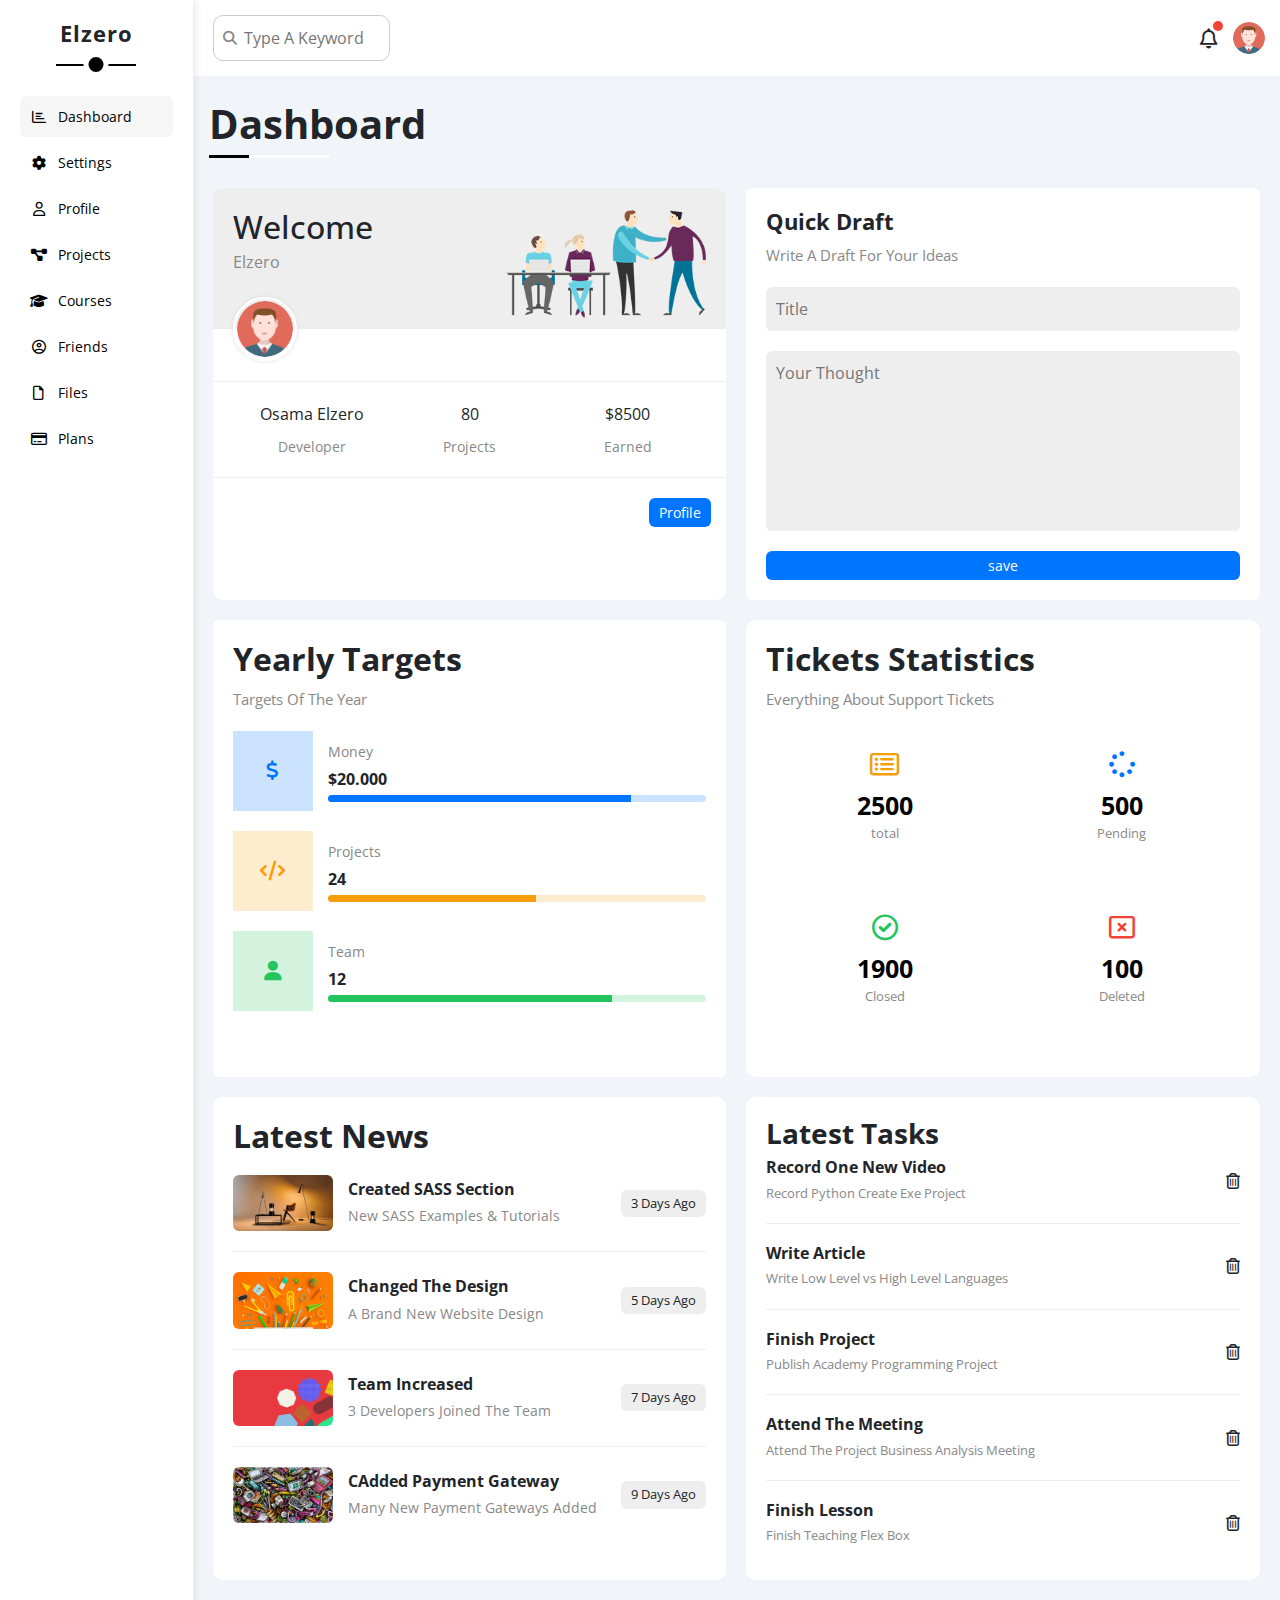
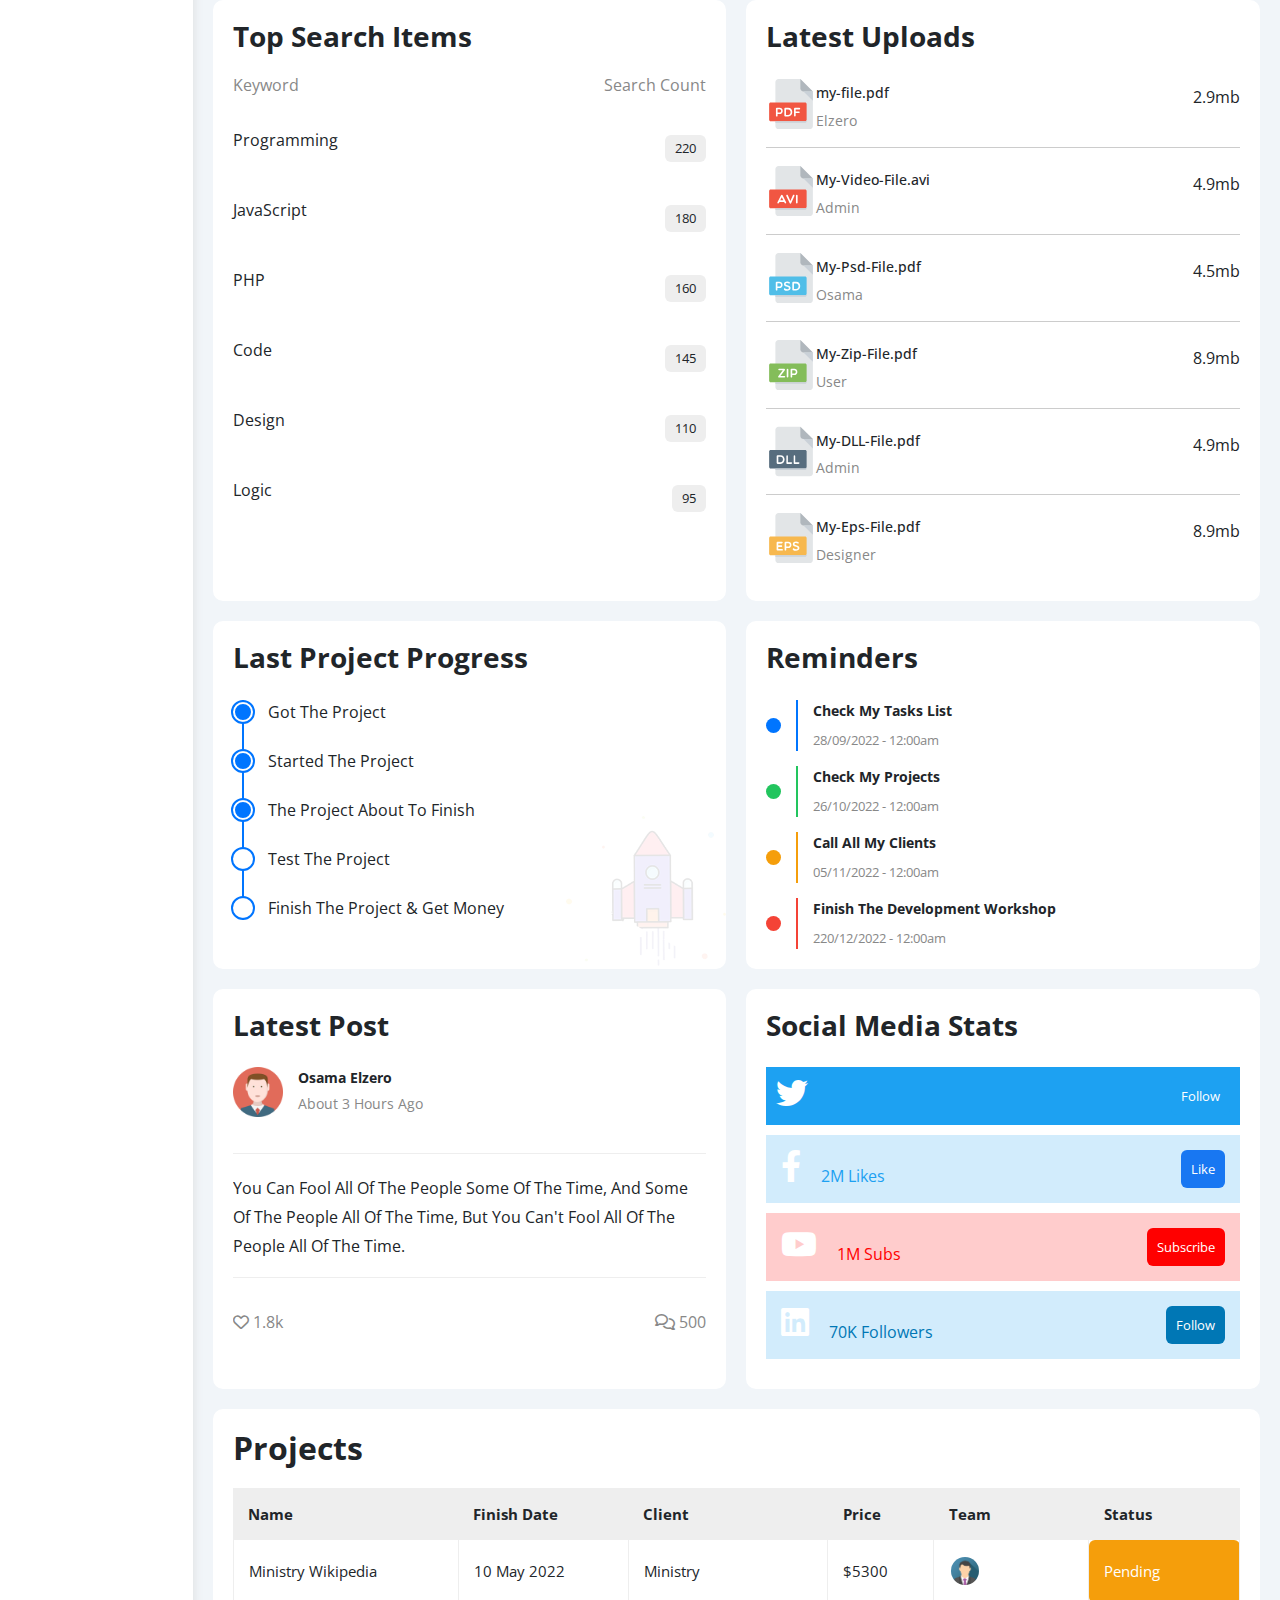
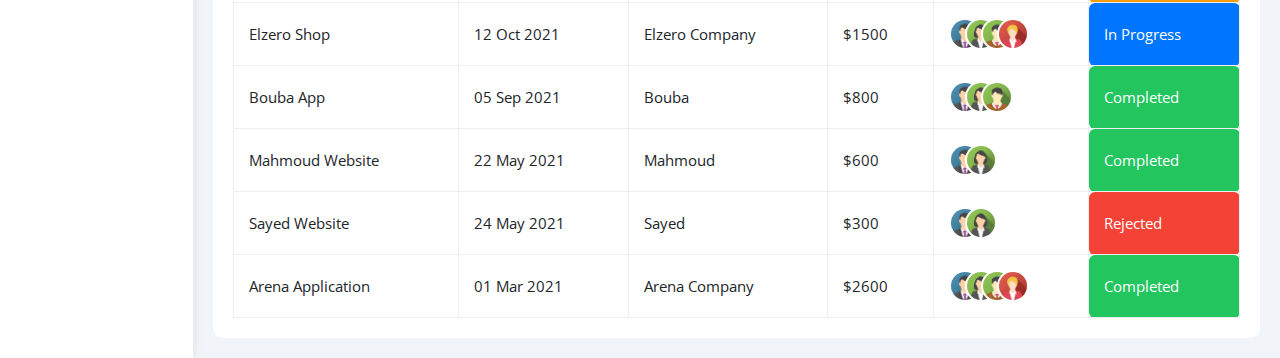
<file: index.html>
<!DOCTYPE html>
<html lang="en">

<head>
    <meta charset="UTF-8">
    <meta http-equiv="X-UA-Compatible" content="IE=edge">
    <meta name="viewport" content="width=device-width, initial-scale=1.0">
    <title>Dashboard ElzerO</title>
    <link rel="stylesheet" href="fontawesome.min.css">
    <link rel="stylesheet" href="normalize.css">
    <link rel="stylesheet" href="bootstrap.min.css">
    <link rel="stylesheet" href="all.min.css">
    <link rel="preconnect" href="https://fonts.googleapis.com">
    <link rel="preconnect" href="https://fonts.gstatic.com" crossorigin>
    <link rel="preconnect" href="https://fonts.googleapis.com">
    <link rel="preconnect" href="https://fonts.gstatic.com" crossorigin>
    <link
        href="https://fonts.googleapis.com/css2?family=Open+Sans:wght@300;400;600&family=Roboto:wght@100&family=Tajawal:wght@200;300;400;500;700;800;900&family=Work+Sans:wght@400;500;600;800&display=swap"
        rel="stylesheet">
    <link rel="stylesheet" href="master.css">
    <link rel="stylesheet" href="framworks.css">
    <link rel="stylesheet" href="webfonts">
</head>

<body>
    <div class="page d-flex">
        <div class="sidebar bg-white p-20 position-relative">
            <h3 class="position-relative text-center mt-0 fw-bold">Elzero</h3>
            <ul>
                <li>
                    <a href="index.html" class="active d-flex align-center fs-14 c-black rad-6 p-10 ">
                        <i class="fa-regular fa-chart-bar fa-fw"></i>
                        <span>Dashboard</span>
                    </a>
                </li>
                <li>
                    <a href="settings.html" class="d-flex align-center fs-14 c-black rad-6 p-10 ">
                        <i class="fa-solid fa-gear fa-fw"></i>
                        <span>settings</span>
                    </a>
                </li>
                <li>
                    <a href="profile.html" class="d-flex align-center fs-14 c-black rad-6 p-10 ">
                        <i class="fa-regular fa-user fa-fw"></i>
                        <span>profile</span>
                    </a>
                </li>
                <li>
                    <a href="projects.html" class="d-flex align-center fs-14 c-black rad-6 p-10 ">
                        <i class="fa-solid fa-diagram-project fa-fw"></i>
                        <span>projects</span>
                    </a>
                </li>
                <li>
                    <a href="courses.html" class="d-flex align-center fs-14 c-black rad-6 p-10 ">
                        <i class="fa-solid fa-graduation-cap fa-fw"></i>
                        <span>courses</span>
                    </a>
                </li>
                <li>
                    <a href="friends.html" class="d-flex align-center fs-14 c-black rad-6 p-10 ">
                        <i class="fa-regular fa-circle-user fa-fw"></i>
                        <span>friends</span>
                    </a>
                </li>
                <li>
                    <a href="files.html" class="d-flex align-center fs-14 c-black rad-6 p-10 ">
                        <i class="fa-regular fa-file fa-fw"></i>
                        <span>files</span>
                    </a>
                </li>
                <li>
                    <a href="plans.html" class="d-flex align-center fs-14 c-black rad-6 p-10 ">
                        <i class="fa-regular fa-credit-card fa-fw"></i>
                        <span>plans</span>
                    </a>
                </li>
            </ul>
        </div>
        <div class="content w-full">
            <div class="head bg-white p-15 between-flex">
                <div class="search position-relative">
                    <input type="search" class="p-10" placeholder="Type A Keyword">
                </div>
                <div class="icons d-flex align-center">
                    <span class="notifcation position-relative">
                        <i class="fa-regular fa-bell fa-lg"></i>
                    </span>
                    <img src="./imgs/avatar.png" alt="">
                </div>
            </div>

            <h1 class="position-relative ms-3 mt-4">Dashboard</h1>
            <div class="wrapper">
                <div class="welcome bg-white rad-10">
                    <div class="intro p-20 d-flex between-flex bg-eee">
                        <div>
                            <h2 class="m-0">Welcome</h2>
                            <p class="c-gray mt-1 mb-35">Elzero</p>
                        </div>
                        <img class="welc-img" src="./imgs/welcome.png" alt="">
                    </div>
                    <img class="avatar" src="./imgs/avatar.png" alt="">
                    <div class="body text-center p-20 mb-20 mt-20">
                        <div>Osama Elzero<span class="d-block c-gray fs-14 mt-10">Developer</span></div>
                        <div>80<span class="d-block c-gray fs-14 mt-10">Projects</span></div>
                        <div>$8500<span class="d-block c-gray fs-14 mt-10">Earned</span></div>
                    </div>
                    <a href="profile.html" class="visit d-block fs-14 rad-6 bg-blue c-white w-fit btn-shape">Profile</a>
                </div>
                <div class="quick-draft p-20 bg-white rad-6">
                    <h2 class="mt-0 mb-10 fw-bold">Quick Draft</h2>
                    <p class="c-gray mt-0 mb-20 fs-15">Write A Draft For Your Ideas</p>
                    <form action="">
                        <input type="text" class="d-block w-full p-10 mb-20 rad-6 b-none bg-eee" placeholder="Title">
                        <textarea placeholder="Your Thought"
                            class="b-none bg-eee rad-6 d-block w-full p-10 mb-20"></textarea>
                        <input type="submit" value="save"
                            class="save d-block c-white bg-blue b-none w-full fs-14 btn-shape">
                    </form>
                </div>
                <div class="targets p-20 bg-white rad-6">
                    <h2 class="mt-0 mb-10 fw-bold">Yearly Targets</h2>
                    <p class="c-gray mt-0 mb-20 fs-15">Targets Of The Year</p>
                    <div class="target-row mb-20 blue d-flex align-items-center">
                        <div class="icon center-flex"><i class="fa-solid fa-dollar-sign fa-lg c-blue"></i></div>
                        <div class="details">
                            <span class="fs-14 c-gray">Money</span>
                            <span class="d-block mt-1 mb-10 fw-bold mb-1">$20.000</span>
                            <div class="progress position-relative">
                                <span class="bg-blue blue" style="width: 80%;">
                                </span>
                            </div>
                        </div>
                    </div>
                    <div class="target-row mb-20 orange d-flex align-items-center">
                        <div class="icon center-flex"><i class="fa-solid fa-code fa-lg c-orange"></i></div>
                        <div class="details">
                            <span class="fs-14 c-gray">Projects</span>
                            <span class="d-block mt-1 mb-10 fw-bold mb-1">24</span>
                            <div class="progress position-relative">
                                <span class="bg-orange orange" style="width: 55%;">
                                </span>
                            </div>
                        </div>
                    </div>
                    <div class="target-row mb-20 green d-flex align-items-center">
                        <div class="icon center-flex"><i class="fa-solid fa-user fa-lg c-green"></i></div>
                        <div class="details">
                            <span class="fs-14 c-gray">Team</span>
                            <span class="d-block mt-1 mb-10 fw-bold mb-1">12</span>
                            <div class="progress position-relative">
                                <span class="bg-green green" style="width: 75%;">
                                </span>
                            </div>
                        </div>
                    </div>

                </div>
                <div class="statistics p-20 bg-white rad-10">
                    <h2 class="mt-0 mb-10 fw-bold">Tickets Statistics</h2>
                    <p class="c-gray mt-0 mb-20 fs-15">Everything About Support Tickets</p>
                    <div class="container ">
                        <div class="row ">
                            <div class="col-lg-6 .col-sm-12">
                                <div class="d-flex text-center gap-20 rad-10 f-wrap">
                                    <div class="box p-20 c-gray fs-13 rad-10 ccc-border">
                                        <i class="fa-regular fa-rectangle-list fa-2x mb-10 c-orange"></i>
                                        <span class="d-block c-black fw-bold fs-25">2500</span>
                                        <p class="d-block">total</p>
                                    </div>
                                </div>
                            </div>
                            <div class="col-lg-6 .col-sm-12">
                                <div class="d-flex text-center gap-20 rad-10 f-wrap">
                                    <div class="box p-20 c-gray fs-13 rad-10 ccc-border">
                                        <i class="fa-solid fa-spinner fa-2x mb-10 c-blue"></i>
                                        <span class="d-block c-black fw-bold fs-25">500</span>
                                        <p class="d-block">Pending</p>
                                    </div>
                                </div>
                            </div>
                            <div class="col-lg-6 .col-sm-12">
                                <div class="d-flex text-center gap-20 rad-10 f-wrap">
                                    <div class="box p-20 c-gray fs-13 rad-10 ccc-border">
                                        <i class="fa-regular fa-circle-check fa-2x mb-10 c-green"></i>
                                        <span class="d-block c-black fw-bold fs-25">1900</span>
                                        <p class="d-block">Closed</p>
                                    </div>
                                </div>
                            </div>
                            <div class="col-lg-6 .col-sm-12">
                                <div class="d-flex text-center gap-20 rad-10 f-wrap">
                                    <div class="box p-20 c-gray fs-13 rad-10 ccc-border">
                                        <i class="fa-regular fa-rectangle-xmark fa-2x mb-10 c-red"></i>
                                        <span class="d-block c-black fw-bold fs-25">100</span>
                                        <p class="d-block">Deleted</p>
                                    </div>
                                </div>
                            </div>
                        </div>
                    </div>
                </div>





                <div class="news p-20 bg-white rad-10">
                    <h2 class="mt-0 mb-20 fw-bold">Latest News</h2>
                    <div class="box d-flex align-center">
                        <img src="./imgs/news-01.png" alt="">
                        <div class="info">
                            <h3 class="mt-0">Created SASS Section</h3>
                            <p class="c-gray m-0 fs-14">New SASS Examples & Tutorials</p>
                        </div>
                        <div class="btn-shape bg-eee fs-13 label">3 Days Ago</div>
                    </div>
                    <div class="box d-flex align-center">
                        <img src="./imgs/news-02.png" alt="">
                        <div class="info">
                            <h3 class="mt-0">Changed The Design</h3>
                            <p class="c-gray m-0 fs-14">A Brand New Website Design</p>
                        </div>
                        <div class="btn-shape bg-eee fs-13 label">5 Days Ago</div>
                    </div>
                    <div class="box d-flex align-center">
                        <img src="./imgs/news-03.png" alt="">
                        <div class="info">
                            <h3 class="mt-0">Team Increased</h3>
                            <p class="c-gray m-0 fs-14">3 Developers Joined The Team</p>
                        </div>
                        <div class="btn-shape bg-eee fs-13 label">7 Days Ago</div>
                    </div>
                    <div class="box d-flex align-center">
                        <img src="./imgs/news-04.png" alt="">
                        <div class="info">
                            <h3 class="mt-0">CAdded Payment Gateway</h3>
                            <p class="c-gray m-0 fs-14">Many New Payment Gateways Added</p>
                        </div>
                        <div class="btn-shape bg-eee fs-13 label">9 Days Ago</div>
                    </div>
                </div>




                <div class="tasks p-20 bg-white rad-10">
                    <h3 class="mt-0 fw-bold">Latest Tasks</h3>
                    <div class="box d-flex align-center">
                        <div class="info">
                            <h3 class="mt-0 fs-13">Record One New Video</h3>
                            <p class="c-gray m-0  fs-13">Record Python Create Exe Project</p>
                        </div>
                        <i class="fa-regular fa-trash-can delete icon" data-cont="one"></i>

                    </div>
                    <div class="box d-flex align-center">
                        <div class="info ">
                            <h3 class="mt-0 fs-13">Write Article</h3>
                            <p class="c-gray m-0  fs-13">Write Low Level vs High Level Languages</p>
                        </div>
                        <i class="fa-regular fa-trash-can delete icon" data-cont="two"></i>

                    </div>
                    <div class="box d-flex align-center">
                        <div class="info">
                            <h3 class="mt-0 fs-13">Finish Project</h3>
                            <p class="c-gray m-0  fs-13">Publish Academy Programming Project</p>
                        </div>
                        <i class="fa-regular fa-trash-can delete icon" data-cont="three"></i>

                    </div>
                    <div class="box d-flex align-center">
                        <div class="info">
                            <h3 class="mt-0 fs-13">Attend The Meeting</h3>
                            <p class="c-gray m-0  fs-13">Attend The Project Business Analysis Meeting</p>
                        </div>
                        <i class="fa-regular fa-trash-can delete icon" data-cont="four"></i>

                    </div>
                    <div class="box d-flex align-center">
                        <div class="info ">
                            <h3 class="mt-0 fs-13">Finish Lesson</h3>
                            <p class="c-gray m-0  fs-13">Finish Teaching Flex Box</p>
                        </div>
                        <i class="fa-regular fa-trash-can delete icon" data-cont="five"></i>
                    </div>
                </div>



                <div class="top-search bg-white p-20 rad-10">
                    <h3 class="mt-0 mb-20 fw-bold">Top Search Items</h3>
                    <div class="info between-flex">
                        <p class="c-gray mt-0 ">Keyword</p>
                        <p class="c-gray mt-0">Search Count</p>
                    </div>
                    <div class="box between-flex pt-15 pb-15">
                        <p class="">Programming</p>
                        <span class="bg-eee fs-13 btn-shape">220</span>
                    </div>
                    <div class="box between-flex pt-15 pb-15">
                        <p class="">JavaScript</p>
                        <span class="bg-eee fs-13 btn-shape">180</span>
                    </div>
                    <div class="box between-flex pt-15 pb-15 ">
                        <p class="">PHP</p>
                        <span class="bg-eee fs-13 btn-shape">160</span>
                    </div>
                    <div class="box between-flex pt-15 pb-15 ">
                        <p class="">Code</p>
                        <span class="bg-eee fs-13 btn-shape">145</span>
                    </div>
                    <div class="box between-flex pt-15 pb-15 ">
                        <p class="">Design</p>
                        <span class="bg-eee fs-13 btn-shape">110</span>
                    </div>
                    <div class="box between-flex pt-15 pb-15 ">
                        <p class="">Logic</p>
                        <span class="bg-eee fs-13 btn-shape">95</span>
                    </div>
                </div>


                <div class="uploads bg-white p-20 rad-10">
                    <h3 class="mt-0 fw-bold">Latest Uploads</h3>
                    <div class="box d-flex">
                        <img src="./imgs/pdf.svg" alt="" style="max-width: 50px;">
                        <div class="info ">
                            <h4 class="fs-14 mt-0 pt-4">my-file.pdf</h4>
                            <p class="fs-14 mt-0 c-gray">Elzero</p>
                        </div>
                        <span class="pt-4">2.9mb</span>
                    </div>
                    <div class="box d-flex">
                        <img src="./imgs/avi.svg" alt="" style="max-width: 50px;">
                        <div class="info ">
                            <h4 class="fs-14 mt-0 pt-4">My-Video-File.avi</h4>
                            <p class="fs-14 mt-0 c-gray">Admin</p>
                        </div>
                        <span class="pt-4">4.9mb</span>
                    </div>
                    <div class="box d-flex">
                        <img src="./imgs/psd.svg" alt="" style="max-width: 50px;">
                        <div class="info ">
                            <h4 class="fs-14 mt-0 pt-4">My-Psd-File.pdf</h4>
                            <p class="fs-14 mt-0 c-gray">Osama</p>
                        </div>
                        <span class="pt-4">4.5mb</span>
                    </div>
                    <div class="box d-flex">
                        <img src="./imgs/zip.svg" alt="" style="max-width: 50px;">
                        <div class="info ">
                            <h4 class="fs-14 mt-0 pt-4">My-Zip-File.pdf</h4>
                            <p class="fs-14 mt-0 c-gray">User</p>
                        </div>
                        <span class="pt-4">8.9mb</span>
                    </div>
                    <div class="box d-flex">
                        <img src="./imgs/dll.svg" alt="" style="max-width: 50px;">
                        <div class="info ">
                            <h4 class="fs-14 mt-0 pt-4">My-DLL-File.pdf</h4>
                            <p class="fs-14 mt-0 c-gray">Admin</p>
                        </div>
                        <span class="pt-4">4.9mb</span>
                    </div>
                    <div class="box d-flex">
                        <img src="./imgs/eps.svg" alt="" style="max-width: 50px;">
                        <div class="info ">
                            <h4 class="fs-14 mt-0 pt-4">My-Eps-File.pdf</h4>
                            <p class="fs-14 mt-0 c-gray">Designer</p>
                        </div>
                        <span class="pt-4">8.9mb</span>
                    </div>
                </div>


                <div class="last-project bg-white p-20 rad-10 position-relative">
                    <h3 class="mt-0 mb-20 fw-bold">Last Project Progress</h3>

                    <ul class="m-0 position-relative">
                        <li class="mt-25 d-flex align-center done">Got The Project</li>
                        <li class="mt-25 d-flex align-center done">Started The Project</li>
                        <li class="mt-25 d-flex align-center done">The Project About To Finish</li>
                        <li class="mt-25 d-flex align-center current">Test The Project</li>
                        <li class="mt-25 d-flex align-center ">Finish The Project & Get Money</li>
                    </ul>
                    <img class="hide-mobile" src="./imgs/project.png" alt="">
                </div>






                <div class="reminders bg-white p-20 rad-10 position-relative">
                    <h3 class="mt-0 mb-25 fw-bold">Reminders</h3>
                    <ul class="m-0">
                        <li class="d-flex align-center mt-15">
                            <span class="key bg-blue mr-15 d-block rad-half"></span>
                            <div class="pl-15 blue">
                                <p class="fs-14 fw-bold mt-0 mb-6">Check My Tasks List</p>
                                <span class="c-gray fs-13 ">28/09/2022 - 12:00am</span>
                            </div>
                        </li>
                        <li class="d-flex align-center mt-15">
                            <span class="key bg-green mr-15 d-block rad-half"></span>
                            <div class="pl-15 green">
                                <p class="fs-14 fw-bold mt-0 mb-6">Check My Projects</p>
                                <span class="c-gray fs-13 ">26/10/2022 - 12:00am</span>
                            </div>
                        </li>
                        <li class="d-flex align-center mt-15">
                            <span class="key bg-orange mr-15 d-block rad-half"></span>
                            <div class="pl-15 orange">
                                <p class="fs-14 fw-bold mt-0 mb-6">Call All My Clients</p>
                                <span class="c-gray fs-13 ">05/11/2022 - 12:00am</span>
                            </div>
                        </li>
                        <li class="d-flex align-center mt-15">
                            <span class="key bg-red mr-15 d-block rad-half"></span>
                            <div class="pl-15 red">
                                <p class="fs-14 fw-bold mt-0 mb-6">Finish The Development Workshop</p>
                                <span class="c-gray fs-13 ">220/12/2022 - 12:00am</span>
                            </div>
                        </li>
                    </ul>
                </div>



                <div class="latest-post bg-white p-20 rad-10 position-relative">
                    <h3 class="mt-0 mb-25 fw-bold">Latest Post</h3>
                    <div class="box d-flex align-center">
                        <img class="mr-15 pb-3" src="./imgs/avatar.png" alt="" style="max-width: 50px;">
                        <div class="info">
                            <h4 class="fs-14 d-block mb-6 fw-bold">Osama Elzero</h4>
                            <p class="fs-14 c-gray">About 3 Hours Ago</p>
                        </div>
                    </div>
                    <div class="content txt-c-mobile pt-20 pb-20 mt-20 mb-20">

                        <p>You Can Fool All Of The People Some Of The Time, And Some Of The People All Of The Time, But
                            You Can't Fool All Of The People All Of The Time.</p>

                        <div class="content2 between-flex">
                            <div class="icons c-gray">
                                <i class="fa-regular fa-heart"></i>
                                <span>1.8k</span>
                            </div>
                            <div class="icons c-gray">
                                <i class="fa-regular fa-comments"></i>
                                <span>500</span>
                            </div>
                        </div>
                    </div>

                </div>



                <div class="social-media bg-white p-20 rad-10 position-relative">

                    <h3 class="mt-0 mb-25 fw-bold">Social Media Stats</h3>

                    <div class="box twitter p-15 mb-10 position-relative d-flex">
                        <i class="fa-brands fa-twitter fa-2x c-white me-2 center-flex h-full"></i>
                        <div class="info">
                            <span>90K Followers</span>
                        </div>
                        <a href="#" class="btn-shape fs-13 c-white center-flex">Follow</a>
                    </div>

                    <div class="box face p-15 mb-10 position-relative d-flex">
                        <i class="fa-brands fa-facebook-f fa-2x c-white h-full center-flex"></i>
                        <div class="info">
                            <span>2M Likes</span>
                        </div>
                        <a href="#" class="btn-shape fs-13 c-white center-flex">Like</a>
                    </div>

                    <div class="box youtube p-15 mb-10 position-relative d-flex">
                        <i class="fa-brands fa-youtube fa-2x c-white h-full center-flex"></i>
                        <div class="info">
                            <span>1M Subs</span>
                        </div>
                        <a href="#" class="btn-shape fs-13 c-white center-flex">Subscribe</a>
                    </div>

                    <div class="box linked p-15 mb-10 position-relative d-flex">
                        <i class="fa-brands fa-linkedin fa-2x c-white h-full center-flex"></i>
                        <div class="info">
                            <span>70K Followers</span>
                        </div>
                        <a href="#" class="btn-shape fs-13 c-white center-flex">Follow</a>
                    </div>

                </div>


            </div>

            <div class="projects-table p-20 bg-white rad-10 m-20">
                <h2 class="mt-0 mb-20 fw-bold">Projects</h2>
                <div class="responsive-table">
                    <table class="fs-15 w-full">
                        <thead>
                            <tr class="bg-eee fw-bold">
                                <td>Name</td>
                                <td>Finish Date</td>
                                <td>Client</td>
                                <td>Price</td>
                                <td>Team</td>
                                <td>Status</td>
                            </tr>
                        </thead>
                        <tbody>
                            <tr>
                                <td>Ministry Wikipedia</td>
                                <td>10 May 2022 </td>
                                <td>Ministry</td>
                                <td>$5300 </td>
                                <td>
                                    <img src="./imgs/team-01.png" alt="">
                                </td>
                                <td class="bg-orange c-white label btn-shape">Pending</td>
                            </tr>
                        </tbody>
                        <tbody>
                            <tr>
                                <td>Elzero Shop</td>
                                <td>12 Oct 2021</td>
                                <td>Elzero Company</td>
                                <td>$1500</td>
                                <td>
                                    <img src="./imgs/team-01.png" alt="">
                                    <img src="./imgs/team-02.png" alt="">
                                    <img src="./imgs/team-03.png" alt="">
                                    <img src="./imgs/team-05.png" alt="">
                                </td>
                                <td class="bg-blue c-white label btn-shape">In Progress</td>
                            </tr>
                        </tbody>
                        <tbody>
                            <tr>
                                <td>Bouba App</td>
                                <td>05 Sep 2021</td>
                                <td>Bouba</td>
                                <td>$800</td>
                                <td>
                                    <img src="./imgs/team-01.png" alt="">
                                    <img src="./imgs/team-02.png" alt="">
                                    <img src="./imgs/team-03.png" alt="">
                                </td>
                                <td class="bg-green c-white label btn-shape">Completed</td>
                            </tr>
                        </tbody>
                        <tbody>
                            <tr>
                                <td>Mahmoud Website</td>
                                <td>22 May 2021</td>
                                <td>Mahmoud</td>
                                <td>$600 </td>
                                <td>
                                    <img src="./imgs/team-01.png" alt="">
                                    <img src="./imgs/team-02.png" alt="">
                                </td>
                                <td class="bg-green c-white label btn-shape">Completed</td>
                            </tr>
                        </tbody>
                        <tbody>
                            <tr>
                                <td>Sayed Website</td>
                                <td>24 May 2021</td>
                                <td>Sayed</td>
                                <td>$300</td>
                                <td>
                                    <img src="./imgs/team-01.png" alt="">
                                    <img src="./imgs/team-02.png" alt="">
                                </td>
                                <td class="bg-red c-white label btn-shape">Rejected</td>
                            </tr>
                        </tbody>
                        <tbody>
                            <tr>
                                <td>Arena Application</td>
                                <td>01 Mar 2021</td>
                                <td>Arena Company</td>
                                <td>$2600</td>
                                <td>
                                    <img src="./imgs/team-01.png" alt="">
                                    <img src="./imgs/team-02.png" alt="">
                                    <img src="./imgs/team-03.png" alt="">
                                    <img src="./imgs/team-05.png" alt="">
                                </td>
                                <td class="bg-green c-white label btn-shape">Completed</td>
                            </tr>
                        </tbody>
                    </table>
                </div>
            </div>
        </div>
    </div>
    <script src="bootstrap.bundle.min.js"></script>
    <script src="main.js"></script>
</body>

</html>
</file>
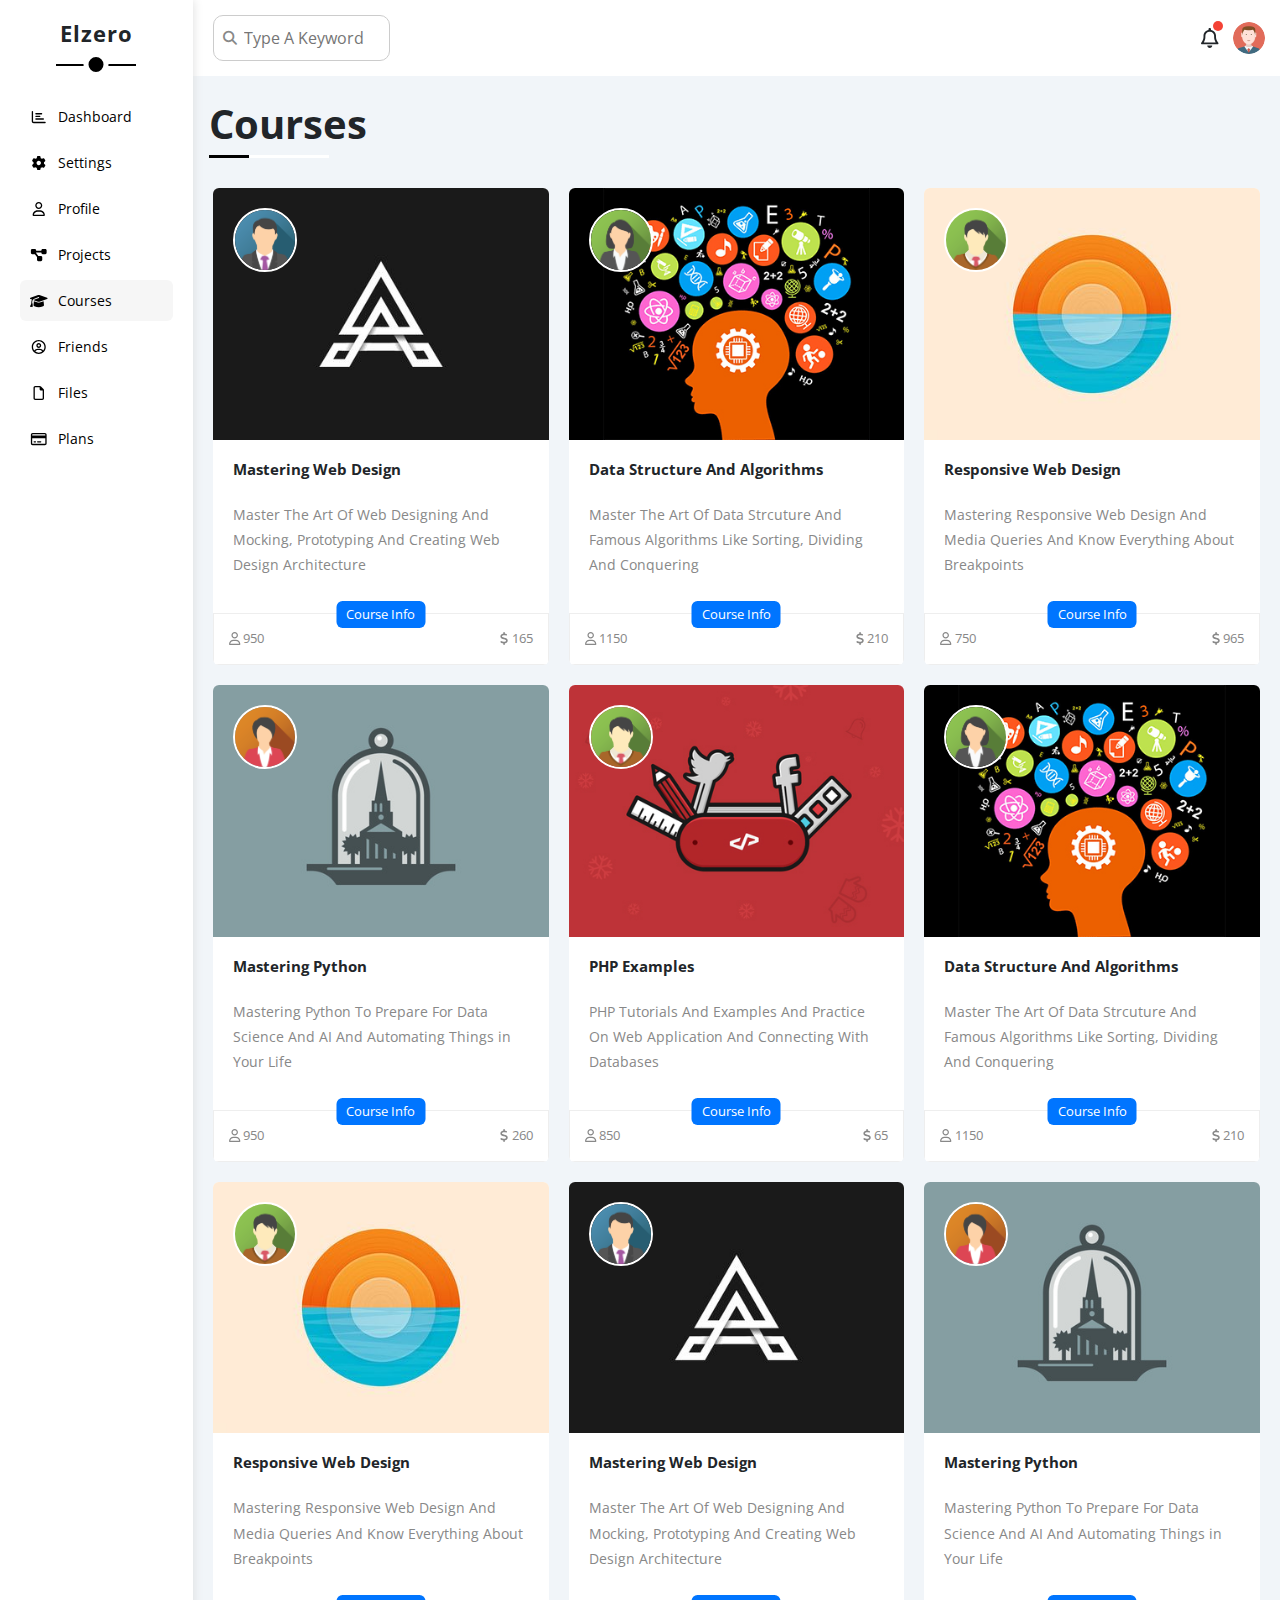
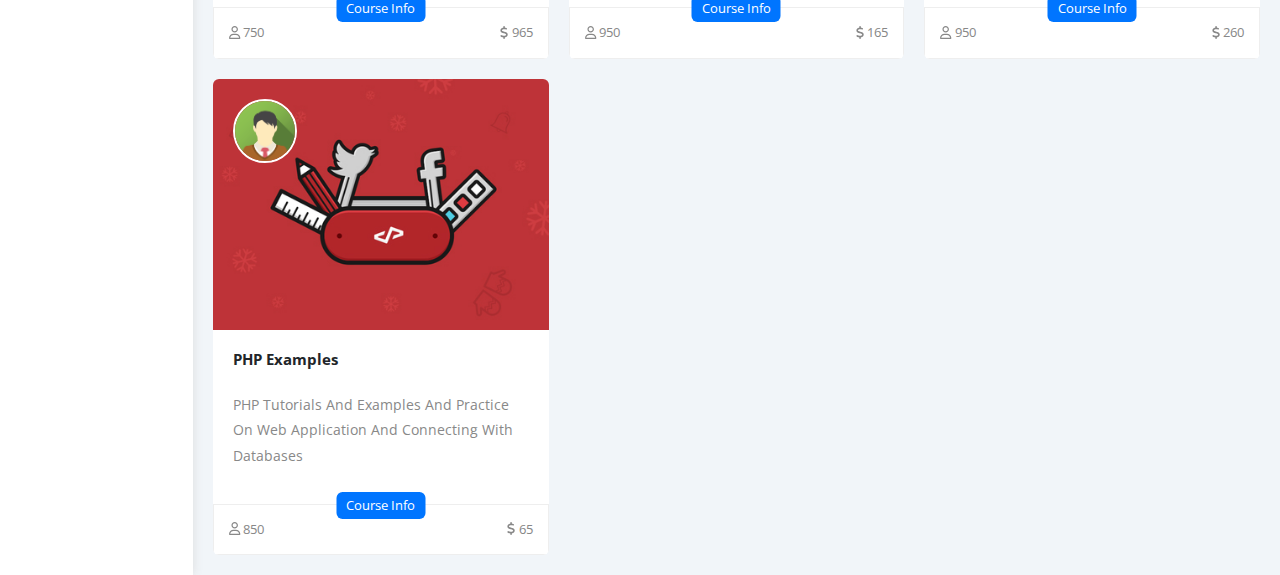
<file: courses.html>
<!DOCTYPE html>
<html lang="en">

<head>
    <meta charset="UTF-8">
    <meta http-equiv="X-UA-Compatible" content="IE=edge">
    <meta name="viewport" content="width=device-width, initial-scale=1.0">
    <title>Courses</title>
    <link rel="stylesheet" href="fontawesome.min.css">
    <link rel="stylesheet" href="normalize.css">
    <link rel="stylesheet" href="bootstrap.min.css">
    <link rel="stylesheet" href="all.min.css">
    <link rel="preconnect" href="https://fonts.googleapis.com">
    <link rel="preconnect" href="https://fonts.gstatic.com" crossorigin>
    <link rel="preconnect" href="https://fonts.googleapis.com">
    <link rel="preconnect" href="https://fonts.gstatic.com" crossorigin>
    <link
        href="https://fonts.googleapis.com/css2?family=Open+Sans:wght@300;400;600&family=Roboto:wght@100&family=Tajawal:wght@200;300;400;500;700;800;900&family=Work+Sans:wght@400;500;600;800&display=swap"
        rel="stylesheet">
<link rel="stylesheet" href="master.css">
<link rel="stylesheet" href="framworks.css">
<link rel="stylesheet" href="webfonts">
</head>

<body>




    <div class="page d-flex">
        <div class="sidebar bg-white p-20 position-relative">
            <h3 class="position-relative text-center mt-0 fw-bold">Elzero</h3>
            <ul>
                <li>
                    <a href="index.html" class=" d-flex align-center fs-14 c-black rad-6 p-10 ">
                        <i class="fa-regular fa-chart-bar fa-fw"></i>
                        <span>Dashboard</span>
                    </a>
                </li>
                <li>
                    <a href="settings.html" class=" d-flex align-center fs-14 c-black rad-6 p-10 ">
                        <i class="fa-solid fa-gear fa-fw"></i>
                        <span>settings</span>
                    </a>
                </li>
                <li>
                    <a href="profile.html" class="d-flex align-center fs-14 c-black rad-6 p-10 ">
                        <i class="fa-regular fa-user fa-fw"></i>
                        <span>profile</span>
                    </a>
                </li>
                <li>
                    <a href="projects.html" class="d-flex align-center fs-14 c-black rad-6 p-10 ">
                        <i class="fa-solid fa-diagram-project fa-fw"></i>
                        <span>projects</span>
                    </a>
                </li>
                <li>
                    <a href="courses.html" class="active d-flex align-center fs-14 c-black rad-6 p-10 ">
                        <i class="fa-solid fa-graduation-cap fa-fw"></i>
                        <span>courses</span>
                    </a>
                </li>
                <li>
                    <a href="friends.html" class="d-flex align-center fs-14 c-black rad-6 p-10 ">
                        <i class="fa-regular fa-circle-user fa-fw"></i>
                        <span>friends</span>
                    </a>
                </li>
                <li>
                    <a href="files.html" class="d-flex align-center fs-14 c-black rad-6 p-10 ">
                        <i class="fa-regular fa-file fa-fw"></i>
                        <span>files</span>
                    </a>
                </li>
                <li>
                    <a href="plans.html" class="d-flex align-center fs-14 c-black rad-6 p-10 ">
                        <i class="fa-regular fa-credit-card fa-fw"></i>
                        <span>plans</span>
                    </a>
                </li>
            </ul>
        </div>
        <div class="content w-full">
            <div class="head bg-white p-15 between-flex">
                <div class="search position-relative">
                    <input type="search" class="p-10" placeholder="Type A Keyword">
                </div>
                <div class="icons d-flex align-center">
                    <span class="notifcation position-relative">
                        <i class="fa-regular fa-bell fa-lg"></i>
                    </span>
                    <img src="./imgs/avatar.png" alt="">
                </div>
            </div>
            <h1 class="position-relative ms-3 mt-4">Courses</h1>
            <div class="courses-page d-grid gap-20 m-20">
                <div class="course rad-6 b-white position-relative bg-white">
                    <img class="cover" src="./imgs/course-01.jpg" alt="">
                    <img class="instructor" src="./imgs/team-01.png" alt="">
                    <div class="p-20">
                        <h4 class="m-0 fs-15 fw-bold">Mastering Web Design</h4>
                        <p class="description c-gray mt-15 fs-14 mt-4">Master The Art Of Web Designing And Mocking,
                            Prototyping And Creating Web Design Architecture</p>
                    </div>
                    <div class="info position-relative between-flex p-15">
                        <span class="title btn-shape bg-blue c-white">Course Info</span>
                        <span class="c-gray">
                            <i class="fa-regular fa-user"></i>
                            950
                        </span>
                        <span class="c-gray">
                            <i class="fa-solid fa-dollar-sign"></i>
                            165
                        </span>
                    </div>
                </div>
                <div class="course rad-6 b-white position-relative bg-white">
                    <img class="cover" src="./imgs/course-02.jpg" alt="">
                    <img class="instructor" src="./imgs/team-02.png" alt="">
                    <div class="p-20">
                        <h4 class="m-0 fs-15 fw-bold">Data Structure And Algorithms</h4>
                        <p class="description c-gray mt-15 fs-14 mt-4">Master The Art Of Data Strcuture And Famous
                            Algorithms Like Sorting, Dividing And Conquering</p>
                    </div>
                    <div class="info position-relative between-flex p-15">
                        <span class="title btn-shape bg-blue c-white">Course Info</span>
                        <span class="c-gray">
                            <i class="fa-regular fa-user"></i>
                            1150
                        </span>
                        <span class="c-gray">
                            <i class="fa-solid fa-dollar-sign"></i>
                            210
                        </span>
                    </div>
                </div>
                <div class="course rad-6 b-white position-relative bg-white">
                    <img class="cover" src="./imgs/course-03.jpg" alt="">
                    <img class="instructor" src="./imgs/team-03.png" alt="">
                    <div class="p-20">
                        <h4 class="m-0 fs-15 fw-bold">Responsive Web Design</h4>
                        <p class="description c-gray mt-15 fs-14 mt-4">Mastering Responsive Web Design And Media Queries
                            And Know Everything About Breakpoints</p>
                    </div>
                    <div class="info position-relative between-flex p-15">
                        <span class="title btn-shape bg-blue c-white">Course Info</span>
                        <span class="c-gray">
                            <i class="fa-regular fa-user"></i>
                            750
                        </span>
                        <span class="c-gray">
                            <i class="fa-solid fa-dollar-sign"></i>
                            965
                        </span>
                    </div>
                </div>
                <div class="course rad-6 b-white position-relative bg-white">
                    <img class="cover" src="./imgs/course-04.jpg" alt="">
                    <img class="instructor" src="./imgs/team-04.png" alt="">
                    <div class="p-20">
                        <h4 class="m-0 fs-15 fw-bold">Mastering Python</h4>
                        <p class="description c-gray mt-15 fs-14 mt-4">Mastering Python To Prepare For Data Science And
                            AI And Automating Things in Your Life</p>
                    </div>
                    <div class="info position-relative between-flex p-15">
                        <span class="title btn-shape bg-blue c-white">Course Info</span>
                        <span class="c-gray">
                            <i class="fa-regular fa-user"></i>
                            950
                        </span>
                        <span class="c-gray">
                            <i class="fa-solid fa-dollar-sign"></i>
                            260
                        </span>
                    </div>
                </div>
                <div class="course rad-6 b-white position-relative bg-white">
                    <img class="cover" src="./imgs/course-05.jpg" alt="">
                    <img class="instructor" src="./imgs/team-03.png" alt="">
                    <div class="p-20">
                        <h4 class="m-0 fs-15 fw-bold">PHP Examples</h4>
                        <p class="description c-gray mt-15 fs-14 mt-4">PHP Tutorials And Examples And Practice On Web
                            Application And Connecting With Databases</p>
                    </div>
                    <div class="info position-relative between-flex p-15">
                        <span class="title btn-shape bg-blue c-white">Course Info</span>
                        <span class="c-gray">
                            <i class="fa-regular fa-user"></i>
                            850
                        </span>
                        <span class="c-gray">
                            <i class="fa-solid fa-dollar-sign"></i>
                            65
                        </span>
                    </div>
                </div>
                <div class="course rad-6 b-white position-relative bg-white">
                    <img class="cover" src="./imgs/course-02.jpg" alt="">
                    <img class="instructor" src="./imgs/team-02.png" alt="">
                    <div class="p-20">
                        <h4 class="m-0 fs-15 fw-bold">Data Structure And Algorithms</h4>
                        <p class="description c-gray mt-15 fs-14 mt-4">Master The Art Of Data Strcuture And Famous
                            Algorithms Like Sorting, Dividing And Conquering</p>
                    </div>
                    <div class="info position-relative between-flex p-15">
                        <span class="title btn-shape bg-blue c-white">Course Info</span>
                        <span class="c-gray">
                            <i class="fa-regular fa-user"></i>
                            1150
                        </span>
                        <span class="c-gray">
                            <i class="fa-solid fa-dollar-sign"></i>
                            210
                        </span>
                    </div>
                </div>
                <div class="course rad-6 b-white position-relative bg-white">
                    <img class="cover" src="./imgs/course-03.jpg" alt="">
                    <img class="instructor" src="./imgs/team-03.png" alt="">
                    <div class="p-20">
                        <h4 class="m-0 fs-15 fw-bold">Responsive Web Design</h4>
                        <p class="description c-gray mt-15 fs-14 mt-4">Mastering Responsive Web Design And Media Queries
                            And Know Everything About Breakpoints</p>
                    </div>
                    <div class="info position-relative between-flex p-15">
                        <span class="title btn-shape bg-blue c-white">Course Info</span>
                        <span class="c-gray">
                            <i class="fa-regular fa-user"></i>
                            750
                        </span>
                        <span class="c-gray">
                            <i class="fa-solid fa-dollar-sign"></i>
                            965
                        </span>
                    </div>
                </div>
                <div class="course rad-6 b-white position-relative bg-white">
                    <img class="cover" src="./imgs/course-01.jpg" alt="">
                    <img class="instructor" src="./imgs/team-01.png" alt="">
                    <div class="p-20">
                        <h4 class="m-0 fs-15 fw-bold">Mastering Web Design</h4>
                        <p class="description c-gray mt-15 fs-14 mt-4">Master The Art Of Web Designing And Mocking,
                            Prototyping And Creating Web Design Architecture</p>
                    </div>
                    <div class="info position-relative between-flex p-15">
                        <span class="title btn-shape bg-blue c-white">Course Info</span>
                        <span class="c-gray">
                            <i class="fa-regular fa-user"></i>
                            950
                        </span>
                        <span class="c-gray">
                            <i class="fa-solid fa-dollar-sign"></i>
                            165
                        </span>
                    </div>
                </div>
                <div class="course rad-6 b-white position-relative bg-white">
                    <img class="cover" src="./imgs/course-04.jpg" alt="">
                    <img class="instructor" src="./imgs/team-04.png" alt="">
                    <div class="p-20">
                        <h4 class="m-0 fs-15 fw-bold">Mastering Python</h4>
                        <p class="description c-gray mt-15 fs-14 mt-4">Mastering Python To Prepare For Data Science And
                            AI And Automating Things in Your Life</p>
                    </div>
                    <div class="info position-relative between-flex p-15">
                        <span class="title btn-shape bg-blue c-white">Course Info</span>
                        <span class="c-gray">
                            <i class="fa-regular fa-user"></i>
                            950
                        </span>
                        <span class="c-gray">
                            <i class="fa-solid fa-dollar-sign"></i>
                            260
                        </span>
                    </div>
                </div>
                <div class="course rad-6 b-white position-relative bg-white">
                    <img class="cover" src="./imgs/course-05.jpg" alt="">
                    <img class="instructor" src="./imgs/team-03.png" alt="">
                    <div class="p-20">
                        <h4 class="m-0 fs-15 fw-bold">PHP Examples</h4>
                        <p class="description c-gray mt-15 fs-14 mt-4">PHP Tutorials And Examples And Practice On Web
                            Application And Connecting With Databases</p>
                    </div>
                    <div class="info position-relative between-flex p-15">
                        <span class="title btn-shape bg-blue c-white">Course Info</span>
                        <span class="c-gray">
                            <i class="fa-regular fa-user"></i>
                            850
                        </span>
                        <span class="c-gray">
                            <i class="fa-solid fa-dollar-sign"></i>
                            65
                        </span>
                    </div>
                </div>
            </div>
        </div>
    </div>
    <script src="bootstrap.bundle.min.js"></script>
    <script src="main.js"></script>
    <script src="all.min.js"></script>
</body>

</html>
</file>
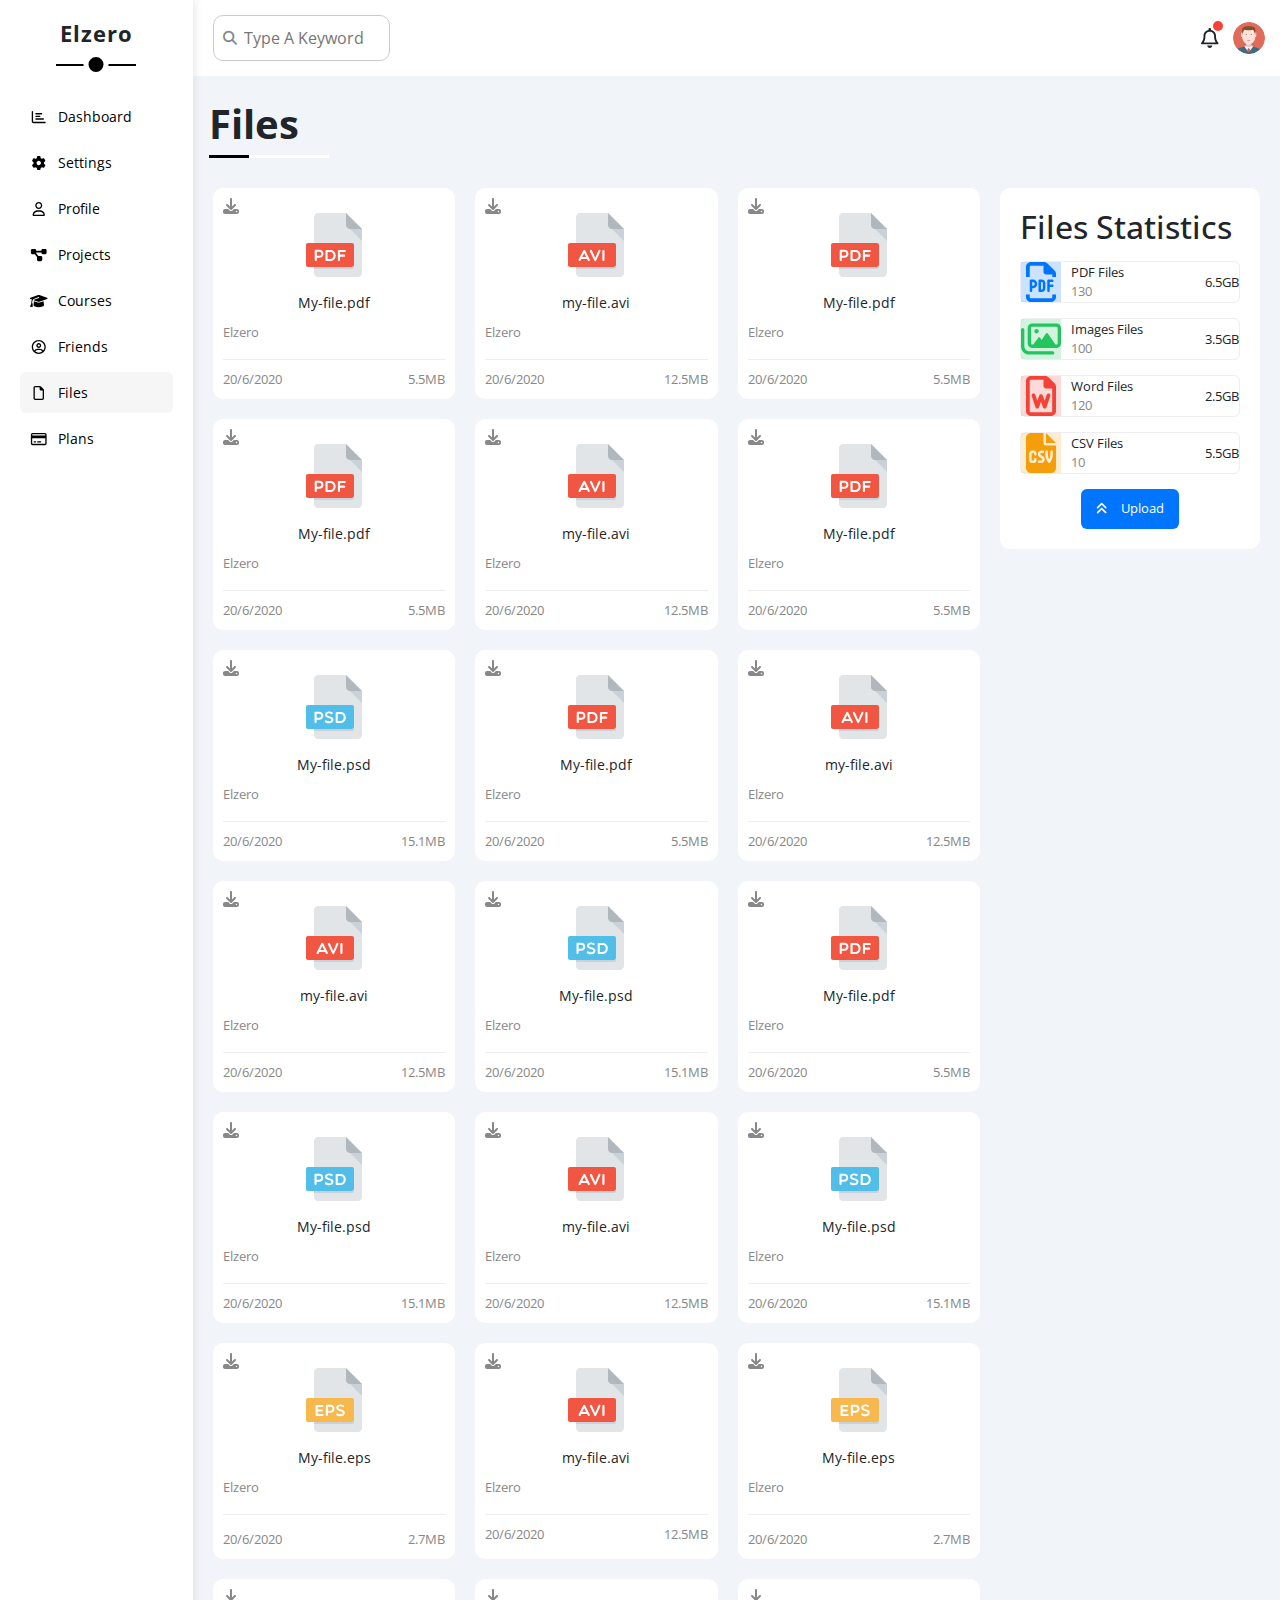
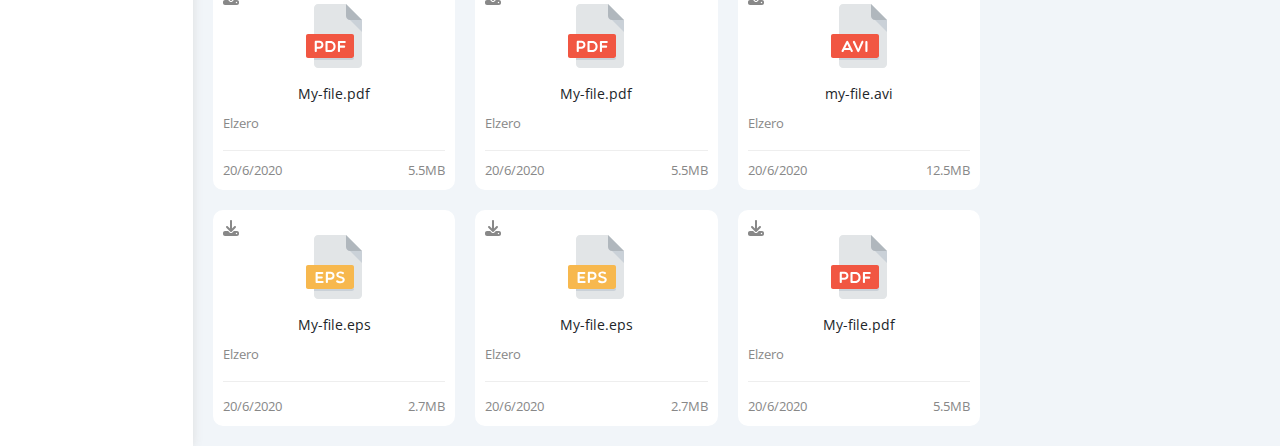
<file: files.html>
<!DOCTYPE html>
<html lang="en">

<head>
    <meta charset="UTF-8">
    <meta http-equiv="X-UA-Compatible" content="IE=edge">
    <meta name="viewport" content="width=device-width, initial-scale=1.0">
    <title>Files</title>
    <link rel="stylesheet" href="fontawesome.min.css">
    <link rel="stylesheet" href="normalize.css">
    <link rel="stylesheet" href="bootstrap.min.css">
    <link rel="stylesheet" href="all.min.css">
    <link rel="preconnect" href="https://fonts.googleapis.com">
    <link rel="preconnect" href="https://fonts.gstatic.com" crossorigin>
    <link rel="preconnect" href="https://fonts.googleapis.com">
    <link rel="preconnect" href="https://fonts.gstatic.com" crossorigin>
    <link
        href="https://fonts.googleapis.com/css2?family=Open+Sans:wght@300;400;600&family=Roboto:wght@100&family=Tajawal:wght@200;300;400;500;700;800;900&family=Work+Sans:wght@400;500;600;800&display=swap"
        rel="stylesheet">
<link rel="stylesheet" href="master.css">
<link rel="stylesheet" href="framworks.css">
<link rel="stylesheet" href="webfonts">
</head>

<body>




    <div class="page d-flex">
        <div class="sidebar bg-white p-20 position-relative">
            <h3 class="position-relative text-center mt-0 fw-bold">Elzero</h3>
            <ul>
                <li>
                    <a href="index.html" class=" d-flex align-center fs-14 c-black rad-6 p-10 ">
                        <i class="fa-regular fa-chart-bar fa-fw"></i>
                        <span>Dashboard</span>
                    </a>
                </li>
                <li>
                    <a href="settings.html" class=" d-flex align-center fs-14 c-black rad-6 p-10 ">
                        <i class="fa-solid fa-gear fa-fw"></i>
                        <span>settings</span>
                    </a>
                </li>
                <li>
                    <a href="profile.html" class="d-flex align-center fs-14 c-black rad-6 p-10 ">
                        <i class="fa-regular fa-user fa-fw"></i>
                        <span>profile</span>
                    </a>
                </li>
                <li>
                    <a href="projects.html" class="d-flex align-center fs-14 c-black rad-6 p-10 ">
                        <i class="fa-solid fa-diagram-project fa-fw"></i>
                        <span>projects</span>
                    </a>
                </li>
                <li>
                    <a href="courses.html" class=" d-flex align-center fs-14 c-black rad-6 p-10 ">
                        <i class="fa-solid fa-graduation-cap fa-fw"></i>
                        <span>courses</span>
                    </a>
                </li>
                <li>
                    <a href="friends.html" class="d-flex align-center fs-14 c-black rad-6 p-10 ">
                        <i class="fa-regular fa-circle-user fa-fw"></i>
                        <span>friends</span>
                    </a>
                </li>
                <li>
                    <a href="files.html" class="active d-flex align-center fs-14 c-black rad-6 p-10 ">
                        <i class="fa-regular fa-file fa-fw"></i>
                        <span>files</span>
                    </a>
                </li>
                <li>
                    <a href="plans.html" class="d-flex align-center fs-14 c-black rad-6 p-10 ">
                        <i class="fa-regular fa-credit-card fa-fw"></i>
                        <span>plans</span>
                    </a>
                </li>
            </ul>
        </div>
        <div class="content w-full">
            <div class="head bg-white p-15 between-flex">
                <div class="search position-relative">
                    <input type="search" class="p-10" placeholder="Type A Keyword">
                </div>
                <div class="icons d-flex align-center">
                    <span class="notifcation position-relative">
                        <i class="fa-regular fa-bell fa-lg"></i>
                    </span>
                    <img src="./imgs/avatar.png" alt="">
                </div>
            </div>
            <h1 class="position-relative ms-3 mt-4">Files</h1>
            <div class="files-page d-flex gap-20 m-20">

                <div class="files-stats bg-white rad-10 p-20 ">
                    <h2 class="txt-c-mobile mt-0 mb-15">Files Statistics</h2>
                    <div class="d-flex align-center border-eee pad-10 rad-6 mb-15 fs-13">
                        <i class="fa-regular fa-file-pdf fa-lg blue center-flex c-blue icon"></i>
                        <div class="info">
                            <span>PDF Files</span>
                            <span class="d-block c-gray mt-6">130</span>
                        </div>
                        <div class="size">6.5GB</div>
                    </div>
                    <div class="d-flex align-center border-eee pad-10 rad-6 mb-15 fs-13">
                        <i class="fa-regular fa-images fa-lg green center-flex c-green icon"></i>
                        <div class="info">
                            <span>Images Files</span>
                            <span class="d-block c-gray mt-6">100</span>
                        </div>
                        <div class="size">3.5GB</div>
                    </div>
                    <div class="d-flex align-center border-eee pad-10 rad-6 mb-15 fs-13">
                        <i class="fa-regular fa-file-word fa-lg red center-flex c-red icon"></i>
                        <div class="info">
                            <span>Word Files</span>
                            <span class="d-block c-gray mt-6">120</span>
                        </div>
                        <div class="size">2.5GB</div>
                    </div>
                    <div class="d-flex align-center border-eee pad-10 rad-6 mb-15 fs-13">
                        <i class="fa-solid fa-file-csv fa-lg orange center-flex c-orange icon"></i>
                        <div class="info">
                            <span>CSV Files</span>
                            <span class="d-block c-gray mt-6">10</span>
                        </div>
                        <div class="size">5.5GB</div>
                    </div>
                    <a href="#" class="upload c-white d-block w-fit bg-blue fs-13 btn-shape">
                        <i class="fa-solid fa-angles-up mr-10"></i>
                        Upload
                    </a>
                </div>


                <div class="files-content d-grid gap-20">

                    <div class="file bg-white p-10 rad-10">
                        <i class="fa-solid fa-download c-gray position-absolute"></i>
                        <div class="icon text-center">
                            <img class="mt-15 mb-15" src="./imgs/pdf.svg" alt="">
                        </div>
                        <div class="text-center mb-10 fs-14">My-file.pdf</div>
                        <p class="c-gray fs-13">Elzero</p>
                        <div class="info between-flex mt-10 pt-10 fs-13 c-gray">
                            <span>20/6/2020</span>
                            <span>5.5MB</span>
                        </div>
                    </div>
                    <div class="file bg-white p-10 rad-10">
                        <i class="fa-solid fa-download c-gray position-absolute"></i>
                        <div class="icon text-center">
                            <img class="mt-15 mb-15" src="./imgs/avi.svg" alt="">
                        </div>
                        <div class="text-center mb-10 fs-14">my-file.avi</div>
                        <p class="c-gray fs-13">Elzero</p>
                        <div class="info between-flex mt-10 pt-10 fs-13 c-gray">
                            <span>20/6/2020</span>
                            <span>12.5MB</span>
                        </div>
                    </div>
                    <div class="file bg-white p-10 rad-10">
                        <i class="fa-solid fa-download c-gray position-absolute"></i>
                        <div class="icon text-center">
                            <img class="mt-15 mb-15" src="./imgs/pdf.svg" alt="">
                        </div>
                        <div class="text-center mb-10 fs-14">My-file.pdf</div>
                        <p class="c-gray fs-13">Elzero</p>
                        <div class="info between-flex mt-10 pt-10 fs-13 c-gray">
                            <span>20/6/2020</span>
                            <span>5.5MB</span>
                        </div>
                    </div>
                    <div class="file bg-white p-10 rad-10">
                        <i class="fa-solid fa-download c-gray position-absolute"></i>
                        <div class="icon text-center">
                            <img class="mt-15 mb-15" src="./imgs/pdf.svg" alt="">
                        </div>
                        <div class="text-center mb-10 fs-14">My-file.pdf</div>
                        <p class="c-gray fs-13">Elzero</p>
                        <div class="info between-flex mt-10 pt-10 fs-13 c-gray">
                            <span>20/6/2020</span>
                            <span>5.5MB</span>
                        </div>
                    </div>
                    <div class="file bg-white p-10 rad-10">
                        <i class="fa-solid fa-download c-gray position-absolute"></i>
                        <div class="icon text-center">
                            <img class="mt-15 mb-15" src="./imgs/avi.svg" alt="">
                        </div>
                        <div class="text-center mb-10 fs-14">my-file.avi</div>
                        <p class="c-gray fs-13">Elzero</p>
                        <div class="info between-flex mt-10 pt-10 fs-13 c-gray">
                            <span>20/6/2020</span>
                            <span>12.5MB</span>
                        </div>
                    </div>
                    <div class="file bg-white p-10 rad-10">
                        <i class="fa-solid fa-download c-gray position-absolute"></i>
                        <div class="icon text-center">
                            <img class="mt-15 mb-15" src="./imgs/pdf.svg" alt="">
                        </div>
                        <div class="text-center mb-10 fs-14">My-file.pdf</div>
                        <p class="c-gray fs-13">Elzero</p>
                        <div class="info between-flex mt-10 pt-10 fs-13 c-gray">
                            <span>20/6/2020</span>
                            <span>5.5MB</span>
                        </div>
                    </div>
                    <div class="file bg-white p-10 rad-10">
                        <i class="fa-solid fa-download c-gray position-absolute"></i>
                        <div class="icon text-center">
                            <img class="mt-15 mb-15" src="./imgs/psd.svg" alt="">
                        </div>
                        <div class="text-center mb-10 fs-14">My-file.psd</div>
                        <p class="c-gray fs-13">Elzero</p>
                        <div class="info between-flex mt-10 pt-10 fs-13 c-gray">
                            <span>20/6/2020</span>
                            <span>15.1MB</span>
                        </div>
                    </div>
                    <div class="file bg-white p-10 rad-10">
                        <i class="fa-solid fa-download c-gray position-absolute"></i>
                        <div class="icon text-center">
                            <img class="mt-15 mb-15" src="./imgs/pdf.svg" alt="">
                        </div>
                        <div class="text-center mb-10 fs-14">My-file.pdf</div>
                        <p class="c-gray fs-13">Elzero</p>
                        <div class="info between-flex mt-10 pt-10 fs-13 c-gray">
                            <span>20/6/2020</span>
                            <span>5.5MB</span>
                        </div>
                    </div>
                    <div class="file bg-white p-10 rad-10">
                        <i class="fa-solid fa-download c-gray position-absolute"></i>
                        <div class="icon text-center">
                            <img class="mt-15 mb-15" src="./imgs/avi.svg" alt="">
                        </div>
                        <div class="text-center mb-10 fs-14">my-file.avi</div>
                        <p class="c-gray fs-13">Elzero</p>
                        <div class="info between-flex mt-10 pt-10 fs-13 c-gray">
                            <span>20/6/2020</span>
                            <span>12.5MB</span>
                        </div>
                    </div>
                    <div class="file bg-white p-10 rad-10">
                        <i class="fa-solid fa-download c-gray position-absolute"></i>
                        <div class="icon text-center">
                            <img class="mt-15 mb-15" src="./imgs/avi.svg" alt="">
                        </div>
                        <div class="text-center mb-10 fs-14">my-file.avi</div>
                        <p class="c-gray fs-13">Elzero</p>
                        <div class="info between-flex mt-10 pt-10 fs-13 c-gray">
                            <span>20/6/2020</span>
                            <span>12.5MB</span>
                        </div>
                    </div>
                    <div class="file bg-white p-10 rad-10">
                        <i class="fa-solid fa-download c-gray position-absolute"></i>
                        <div class="icon text-center">
                            <img class="mt-15 mb-15" src="./imgs/psd.svg" alt="">
                        </div>
                        <div class="text-center mb-10 fs-14">My-file.psd</div>
                        <p class="c-gray fs-13">Elzero</p>
                        <div class="info between-flex mt-10 pt-10 fs-13 c-gray">
                            <span>20/6/2020</span>
                            <span>15.1MB</span>
                        </div>
                    </div>
                    <div class="file bg-white p-10 rad-10">
                        <i class="fa-solid fa-download c-gray position-absolute"></i>
                        <div class="icon text-center">
                            <img class="mt-15 mb-15" src="./imgs/pdf.svg" alt="">
                        </div>
                        <div class="text-center mb-10 fs-14">My-file.pdf</div>
                        <p class="c-gray fs-13">Elzero</p>
                        <div class="info between-flex mt-10 pt-10 fs-13 c-gray">
                            <span>20/6/2020</span>
                            <span>5.5MB</span>
                        </div>
                    </div>
                    <div class="file bg-white p-10 rad-10">
                        <i class="fa-solid fa-download c-gray position-absolute"></i>
                        <div class="icon text-center">
                            <img class="mt-15 mb-15" src="./imgs/psd.svg" alt="">
                        </div>
                        <div class="text-center mb-10 fs-14">My-file.psd</div>
                        <p class="c-gray fs-13">Elzero</p>
                        <div class="info between-flex mt-10 pt-10 fs-13 c-gray">
                            <span>20/6/2020</span>
                            <span>15.1MB</span>
                        </div>
                    </div>
                    <div class="file bg-white p-10 rad-10">
                        <i class="fa-solid fa-download c-gray position-absolute"></i>
                        <div class="icon text-center">
                            <img class="mt-15 mb-15" src="./imgs/avi.svg" alt="">
                        </div>
                        <div class="text-center mb-10 fs-14">my-file.avi</div>
                        <p class="c-gray fs-13">Elzero</p>
                        <div class="info between-flex mt-10 pt-10 fs-13 c-gray">
                            <span>20/6/2020</span>
                            <span>12.5MB</span>
                        </div>
                    </div>
                    <div class="file bg-white p-10 rad-10">
                        <i class="fa-solid fa-download c-gray position-absolute"></i>
                        <div class="icon text-center">
                            <img class="mt-15 mb-15" src="./imgs/psd.svg" alt="">
                        </div>
                        <div class="text-center mb-10 fs-14">My-file.psd</div>
                        <p class="c-gray fs-13">Elzero</p>
                        <div class="info between-flex mt-10 pt-10 fs-13 c-gray">
                            <span>20/6/2020</span>
                            <span>15.1MB</span>
                        </div>
                    </div>

                    <div class="file bg-white p-10 rad-10">
                        <i class="fa-solid fa-download c-gray position-absolute"></i>
                        <div class="icon text-center">
                            <img class="mt-15 mb-15" src="./imgs/eps.svg" alt="">
                        </div>
                        <div class="text-center mb-10 fs-14">My-file.eps</div>
                        <p class="c-gray fs-13">Elzero</p>
                        <div class="info between-flex mt-10 pt-15 fs-13 c-gray">
                            <span>20/6/2020</span>
                            <span>2.7MB</span>
                        </div>
                    </div>
                    <div class="file bg-white p-10 rad-10">
                        <i class="fa-solid fa-download c-gray position-absolute"></i>
                        <div class="icon text-center">
                            <img class="mt-15 mb-15" src="./imgs/avi.svg" alt="">
                        </div>
                        <div class="text-center mb-10 fs-14">my-file.avi</div>
                        <p class="c-gray fs-13">Elzero</p>
                        <div class="info between-flex mt-10 pt-10 fs-13 c-gray">
                            <span>20/6/2020</span>
                            <span>12.5MB</span>
                        </div>
                    </div>

                    <div class="file bg-white p-10 rad-10">
                        <i class="fa-solid fa-download c-gray position-absolute"></i>
                        <div class="icon text-center">
                            <img class="mt-15 mb-15" src="./imgs/eps.svg" alt="">
                        </div>
                        <div class="text-center mb-10 fs-14">My-file.eps</div>
                        <p class="c-gray fs-13">Elzero</p>
                        <div class="info between-flex mt-10 pt-15 fs-13 c-gray">
                            <span>20/6/2020</span>
                            <span>2.7MB</span>
                        </div>
                    </div>
                    <div class="file bg-white p-10 rad-10">
                        <i class="fa-solid fa-download c-gray position-absolute"></i>
                        <div class="icon text-center">
                            <img class="mt-15 mb-15" src="./imgs/pdf.svg" alt="">
                        </div>
                        <div class="text-center mb-10 fs-14">My-file.pdf</div>
                        <p class="c-gray fs-13">Elzero</p>
                        <div class="info between-flex mt-10 pt-10 fs-13 c-gray">
                            <span>20/6/2020</span>
                            <span>5.5MB</span>
                        </div>
                    </div>
                    <div class="file bg-white p-10 rad-10">
                        <i class="fa-solid fa-download c-gray position-absolute"></i>
                        <div class="icon text-center">
                            <img class="mt-15 mb-15" src="./imgs/pdf.svg" alt="">
                        </div>
                        <div class="text-center mb-10 fs-14">My-file.pdf</div>
                        <p class="c-gray fs-13">Elzero</p>
                        <div class="info between-flex mt-10 pt-10 fs-13 c-gray">
                            <span>20/6/2020</span>
                            <span>5.5MB</span>
                        </div>
                    </div>
                    <div class="file bg-white p-10 rad-10">
                        <i class="fa-solid fa-download c-gray position-absolute"></i>
                        <div class="icon text-center">
                            <img class="mt-15 mb-15" src="./imgs/avi.svg" alt="">
                        </div>
                        <div class="text-center mb-10 fs-14">my-file.avi</div>
                        <p class="c-gray fs-13">Elzero</p>
                        <div class="info between-flex mt-10 pt-10 fs-13 c-gray">
                            <span>20/6/2020</span>
                            <span>12.5MB</span>
                        </div>
                    </div>
                    <div class="file bg-white p-10 rad-10">
                        <i class="fa-solid fa-download c-gray position-absolute"></i>
                        <div class="icon text-center">
                            <img class="mt-15 mb-15" src="./imgs/eps.svg" alt="">
                        </div>
                        <div class="text-center mb-10 fs-14">My-file.eps</div>
                        <p class="c-gray fs-13">Elzero</p>
                        <div class="info between-flex mt-10 pt-15 fs-13 c-gray">
                            <span>20/6/2020</span>
                            <span>2.7MB</span>
                        </div>
                    </div>
                    <div class="file bg-white p-10 rad-10">
                        <i class="fa-solid fa-download c-gray position-absolute"></i>
                        <div class="icon text-center">
                            <img class="mt-15 mb-15" src="./imgs/eps.svg" alt="">
                        </div>
                        <div class="text-center mb-10 fs-14">My-file.eps</div>
                        <p class="c-gray fs-13">Elzero</p>
                        <div class="info between-flex mt-10 pt-15 fs-13 c-gray">
                            <span>20/6/2020</span>
                            <span>2.7MB</span>
                        </div>
                    </div>
                    <div class="file bg-white p-10 rad-10">
                        <i class="fa-solid fa-download c-gray position-absolute"></i>
                        <div class="icon text-center">
                            <img class="mt-15 mb-15" src="./imgs/pdf.svg" alt="">
                        </div>
                        <div class="text-center mb-10 fs-14">My-file.pdf</div>
                        <p class="c-gray fs-13">Elzero</p>
                        <div class="info between-flex mt-10 pt-15 fs-13 c-gray">
                            <span>20/6/2020</span>
                            <span>5.5MB</span>
                        </div>
                    </div>
                </div>
            </div>
        </div>
    </div>
    <script src="bootstrap.bundle.min.js"></script>
    <script src="main.js"></script>
    <script src="all.min.js"></script>
</body>

</html>
</file>
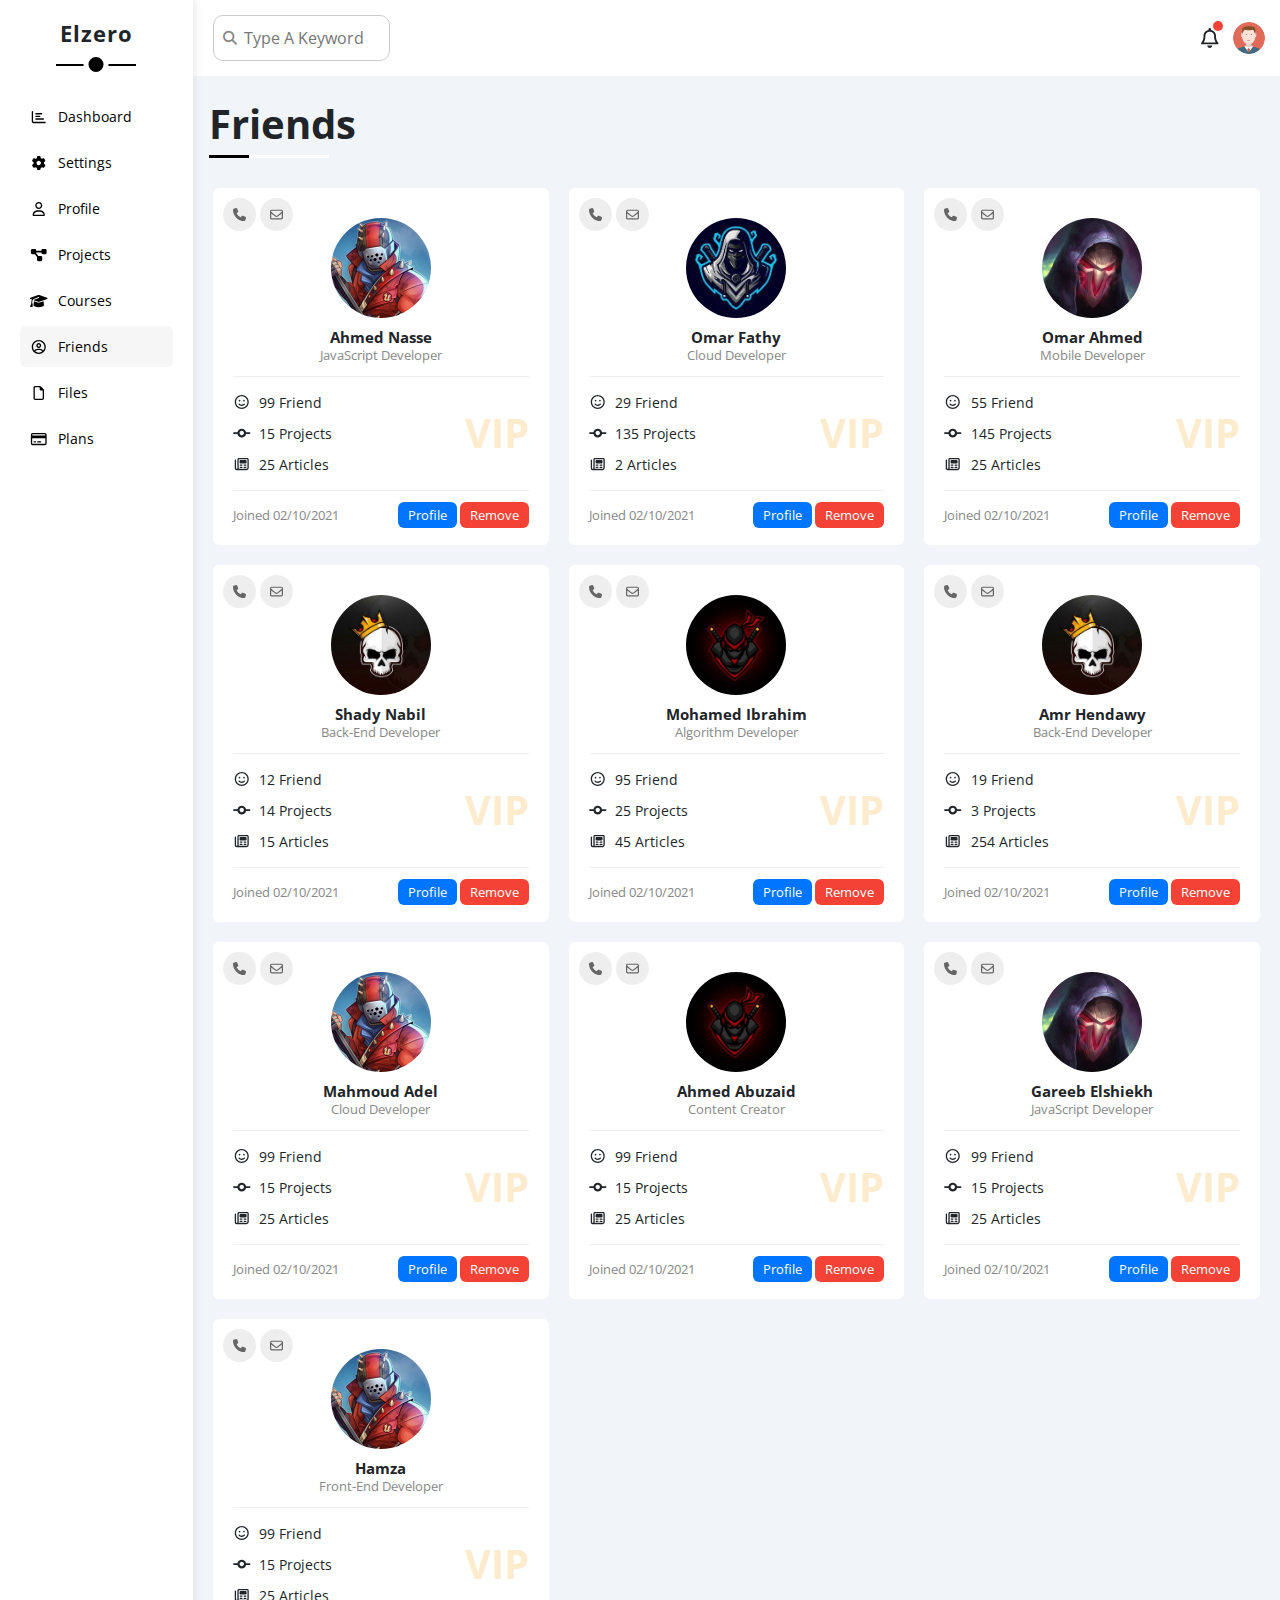
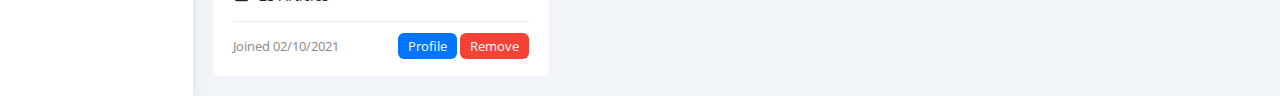
<file: friends.html>
<!DOCTYPE html>
<html lang="en">

<head>
    <meta charset="UTF-8">
    <meta http-equiv="X-UA-Compatible" content="IE=edge">
    <meta name="viewport" content="width=device-width, initial-scale=1.0">
    <title>Friends</title>
    <link rel="stylesheet" href="fontawesome.min.css">
    <link rel="stylesheet" href="normalize.css">
    <link rel="stylesheet" href="bootstrap.min.css">
    <link rel="stylesheet" href="all.min.css">
    <link rel="preconnect" href="https://fonts.googleapis.com">
    <link rel="preconnect" href="https://fonts.gstatic.com" crossorigin>
    <link rel="preconnect" href="https://fonts.googleapis.com">
    <link rel="preconnect" href="https://fonts.gstatic.com" crossorigin>
    <link
        href="https://fonts.googleapis.com/css2?family=Open+Sans:wght@300;400;600&family=Roboto:wght@100&family=Tajawal:wght@200;300;400;500;700;800;900&family=Work+Sans:wght@400;500;600;800&display=swap"
        rel="stylesheet">
<link rel="stylesheet" href="master.css">
<link rel="stylesheet" href="framworks.css">
<link rel="stylesheet" href="webfonts">
</head>

<body>




    <div class="page d-flex">
        <div class="sidebar bg-white p-20 position-relative">
            <h3 class="position-relative text-center mt-0 fw-bold">Elzero</h3>
            <ul>
                <li>
                    <a href="index.html" class=" d-flex align-center fs-14 c-black rad-6 p-10 ">
                        <i class="fa-regular fa-chart-bar fa-fw"></i>
                        <span>Dashboard</span>
                    </a>
                </li>
                <li>
                    <a href="settings.html" class=" d-flex align-center fs-14 c-black rad-6 p-10 ">
                        <i class="fa-solid fa-gear fa-fw"></i>
                        <span>settings</span>
                    </a>
                </li>
                <li>
                    <a href="profile.html" class="d-flex align-center fs-14 c-black rad-6 p-10 ">
                        <i class="fa-regular fa-user fa-fw"></i>
                        <span>profile</span>
                    </a>
                </li>
                <li>
                    <a href="projects.html" class="d-flex align-center fs-14 c-black rad-6 p-10 ">
                        <i class="fa-solid fa-diagram-project fa-fw"></i>
                        <span>projects</span>
                    </a>
                </li>
                <li>
                    <a href="courses.html" class=" d-flex align-center fs-14 c-black rad-6 p-10 ">
                        <i class="fa-solid fa-graduation-cap fa-fw"></i>
                        <span>courses</span>
                    </a>
                </li>
                <li>
                    <a href="friends.html" class="active d-flex align-center fs-14 c-black rad-6 p-10 ">
                        <i class="fa-regular fa-circle-user fa-fw"></i>
                        <span>friends</span>
                    </a>
                </li>
                <li>
                    <a href="files.html" class="d-flex align-center fs-14 c-black rad-6 p-10 ">
                        <i class="fa-regular fa-file fa-fw"></i>
                        <span>files</span>
                    </a>
                </li>
                <li>
                    <a href="plans.html" class="d-flex align-center fs-14 c-black rad-6 p-10 ">
                        <i class="fa-regular fa-credit-card fa-fw"></i>
                        <span>plans</span>
                    </a>
                </li>
            </ul>
        </div>
        <div class="content w-full">
            <div class="head bg-white p-15 between-flex">
                <div class="search position-relative">
                    <input type="search" class="p-10" placeholder="Type A Keyword">
                </div>
                <div class="icons d-flex align-center">
                    <span class="notifcation position-relative">
                        <i class="fa-regular fa-bell fa-lg"></i>
                    </span>
                    <img src="./imgs/avatar.png" alt="">
                </div>
            </div>
            <h1 class="position-relative ms-3 mt-4">Friends</h1>
            <div class="friends-page d-grid gap-20 m-20">
                <div class="friend bg-white p-20 position-relative rad-6">
                    <div class="contact">
                        <i class="fa-solid fa-phone"></i>
                        <i class="fa-regular fa-envelope"></i>
                    </div>
                    <div class="text-center">
                    <img src="./imgs/friend-01.jpg" alt="" class="rad-half mt-10 mb-10">
                    <h4 class="m-0 fs-15 fw-bold">Ahmed Nasse</h4>
                    <p class="c-gray fs-13 mt-6 mb-0">JavaScript Developer</p>
                </div>
                    <div class="icons fs-14 position-relative">
                        <div class="d-block mb-10">
                            <i class="fa-regular fa-face-smile fa-fw"></i>
                            <span> 99 Friend</span>
                        </div>
                        <div class="d-block mb-10">
                            <i class="fa-solid fa-code-commit fa-fw"></i>
                            <span> 15 Projects</span>
                        </div>
                        <div class="d-block">
                            <i class="fa-regular fa-newspaper fa-fw"></i>
                            <span> 25 Articles </span>
                        </div>
                        <span class="vip fw-bold c-orange">VIP</span>
                    </div>
                    <div class="info fs-13 between-flex">
                    <span class="c-gray">Joined 02/10/2021</span>
                    <div class="links">
                        <a href="profile.html" class="btn-shape bg-blue c-white">Profile</a>
                        <a href="#"class="btn-shape bg-red c-white">Remove</a>
                    </div>
                </div>
                </div>
                <div class="friend bg-white p-20 position-relative rad-6">
                    <div class="contact">
                        <i class="fa-solid fa-phone"></i>
                        <i class="fa-regular fa-envelope"></i>
                    </div>
                    <div class="text-center">
                    <img src="./imgs/friend-02.jpg" alt="" class="rad-half mt-10 mb-10">
                    <h4 class="m-0 fs-15 fw-bold">Omar Fathy</h4>
                    <p class="c-gray fs-13 mt-6 mb-0">Cloud  Developer</p>
                </div>
                    <div class="icons fs-14 position-relative">
                        <div class="d-block mb-10">
                            <i class="fa-regular fa-face-smile fa-fw"></i>
                            <span> 29 Friend</span>
                        </div>
                        <div class="d-block mb-10">
                            <i class="fa-solid fa-code-commit fa-fw"></i>
                            <span> 135 Projects</span>
                        </div>
                        <div class="d-block">
                            <i class="fa-regular fa-newspaper fa-fw"></i>
                            <span> 2 Articles </span>
                        </div>
                        <span class="vip fw-bold c-orange">VIP</span>
                    </div>
                    <div class="info fs-13 between-flex">
                    <span class="c-gray">Joined 02/10/2021</span>
                    <div class="links">
                        <a href="profile.html" class="btn-shape bg-blue c-white">Profile</a>
                        <a href="#"class="btn-shape bg-red c-white">Remove</a>
                    </div>
                </div>
                </div>
                <div class="friend bg-white p-20 position-relative rad-6">
                    <div class="contact">
                        <i class="fa-solid fa-phone"></i>
                        <i class="fa-regular fa-envelope"></i>
                    </div>
                    <div class="text-center">
                    <img src="./imgs/friend-03.jpg" alt="" class="rad-half mt-10 mb-10">
                    <h4 class="m-0 fs-15 fw-bold">Omar Ahmed</h4>
                    <p class="c-gray fs-13 mt-6 mb-0">Mobile Developer</p>
                </div>
                    <div class="icons fs-14 position-relative">
                        <div class="d-block mb-10">
                            <i class="fa-regular fa-face-smile fa-fw"></i>
                            <span> 55 Friend</span>
                        </div>
                        <div class="d-block mb-10">
                            <i class="fa-solid fa-code-commit fa-fw"></i>
                            <span> 145 Projects</span>
                        </div>
                        <div class="d-block">
                            <i class="fa-regular fa-newspaper fa-fw"></i>
                            <span> 25 Articles </span>
                        </div>
                        <span class="vip fw-bold c-orange">VIP</span>
                    </div>
                    <div class="info fs-13 between-flex">
                    <span class="c-gray">Joined 02/10/2021</span>
                    <div class="links">
                        <a href="profile.html" class="btn-shape bg-blue c-white">Profile</a>
                        <a href="#"class="btn-shape bg-red c-white">Remove</a>
                    </div>
                </div>
                </div>
                <div class="friend bg-white p-20 position-relative rad-6">
                    <div class="contact">
                        <i class="fa-solid fa-phone"></i>
                        <i class="fa-regular fa-envelope"></i>
                    </div>
                    <div class="text-center">
                    <img src="./imgs/friend-05.jpg" alt="" class="rad-half mt-10 mb-10">
                    <h4 class="m-0 fs-15 fw-bold">Shady Nabil</h4>
                    <p class="c-gray fs-13 mt-6 mb-0">Back-End Developer</p>
                </div>
                    <div class="icons fs-14 position-relative">
                        <div class="d-block mb-10">
                            <i class="fa-regular fa-face-smile fa-fw"></i>
                            <span> 12 Friend</span>
                        </div>
                        <div class="d-block mb-10">
                            <i class="fa-solid fa-code-commit fa-fw"></i>
                            <span> 14 Projects</span>
                        </div>
                        <div class="d-block">
                            <i class="fa-regular fa-newspaper fa-fw"></i>
                            <span> 15 Articles </span>
                        </div>
                        <span class="vip fw-bold c-orange">VIP</span>
                    </div>
                    <div class="info fs-13 between-flex">
                    <span class="c-gray">Joined 02/10/2021</span>
                    <div class="links">
                        <a href="profile.html" class="btn-shape bg-blue c-white">Profile</a>
                        <a href="#"class="btn-shape bg-red c-white">Remove</a>
                    </div>
                </div>
                </div>
                <div class="friend bg-white p-20 position-relative rad-6">
                    <div class="contact">
                        <i class="fa-solid fa-phone"></i>
                        <i class="fa-regular fa-envelope"></i>
                    </div>
                    <div class="text-center">
                    <img src="./imgs/friend-04.jpg" alt="" class="rad-half mt-10 mb-10">
                    <h4 class="m-0 fs-15 fw-bold">Mohamed Ibrahim</h4>
                    <p class="c-gray fs-13 mt-6 mb-0">Algorithm Developer</p>
                </div>
                    <div class="icons fs-14 position-relative">
                        <div class="d-block mb-10">
                            <i class="fa-regular fa-face-smile fa-fw"></i>
                            <span> 95 Friend</span>
                        </div>
                        <div class="d-block mb-10">
                            <i class="fa-solid fa-code-commit fa-fw"></i>
                            <span> 25 Projects</span>
                        </div>
                        <div class="d-block">
                            <i class="fa-regular fa-newspaper fa-fw"></i>
                            <span> 45 Articles </span>
                        </div>
                        <span class="vip fw-bold c-orange">VIP</span>
                    </div>
                    <div class="info fs-13 between-flex">
                    <span class="c-gray">Joined 02/10/2021</span>
                    <div class="links">
                        <a href="profile.html" class="btn-shape bg-blue c-white">Profile</a>
                        <a href="#"class="btn-shape bg-red c-white">Remove</a>
                    </div>
                </div>
                </div>
                <div class="friend bg-white p-20 position-relative rad-6">
                    <div class="contact">
                        <i class="fa-solid fa-phone"></i>
                        <i class="fa-regular fa-envelope"></i>
                    </div>
                    <div class="text-center">
                    <img src="./imgs/friend-05.jpg" alt="" class="rad-half mt-10 mb-10">
                    <h4 class="m-0 fs-15 fw-bold">Amr Hendawy</h4>
                    <p class="c-gray fs-13 mt-6 mb-0">Back-End Developer</p>
                </div>
                    <div class="icons fs-14 position-relative">
                        <div class="d-block mb-10">
                            <i class="fa-regular fa-face-smile fa-fw"></i>
                            <span> 19 Friend</span>
                        </div>
                        <div class="d-block mb-10">
                            <i class="fa-solid fa-code-commit fa-fw"></i>
                            <span> 3 Projects</span>
                        </div>
                        <div class="d-block">
                            <i class="fa-regular fa-newspaper fa-fw"></i>
                            <span> 254 Articles </span>
                        </div>
                        <span class="vip fw-bold c-orange">VIP</span>
                    </div>
                    <div class="info fs-13 between-flex">
                    <span class="c-gray">Joined 02/10/2021</span>
                    <div class="links">
                        <a href="profile.html" class="btn-shape bg-blue c-white">Profile</a>
                        <a href="#"class="btn-shape bg-red c-white">Remove</a>
                    </div>
                </div>
                </div>
                <div class="friend bg-white p-20 position-relative rad-6">
                    <div class="contact">
                        <i class="fa-solid fa-phone"></i>
                        <i class="fa-regular fa-envelope"></i>
                    </div>
                    <div class="text-center">
                    <img src="./imgs/friend-01.jpg" alt="" class="rad-half mt-10 mb-10">
                    <h4 class="m-0 fs-15 fw-bold">Mahmoud Adel</h4>
                    <p class="c-gray fs-13 mt-6 mb-0">Cloud Developer</p>
                </div>
                    <div class="icons fs-14 position-relative">
                        <div class="d-block mb-10">
                            <i class="fa-regular fa-face-smile fa-fw"></i>
                            <span> 99 Friend</span>
                        </div>
                        <div class="d-block mb-10">
                            <i class="fa-solid fa-code-commit fa-fw"></i>
                            <span> 15 Projects</span>
                        </div>
                        <div class="d-block">
                            <i class="fa-regular fa-newspaper fa-fw"></i>
                            <span> 25 Articles </span>
                        </div>
                        <span class="vip fw-bold c-orange">VIP</span>
                    </div>
                    <div class="info fs-13 between-flex">
                    <span class="c-gray">Joined 02/10/2021</span>
                    <div class="links">
                        <a href="profile.html" class="btn-shape bg-blue c-white">Profile</a>
                        <a href="#"class="btn-shape bg-red c-white">Remove</a>
                    </div>
                </div>
                </div>
                <div class="friend bg-white p-20 position-relative rad-6">
                    <div class="contact">
                        <i class="fa-solid fa-phone"></i>
                        <i class="fa-regular fa-envelope"></i>
                    </div>
                    <div class="text-center">
                    <img src="./imgs/friend-04.jpg" alt="" class="rad-half mt-10 mb-10">
                    <h4 class="m-0 fs-15 fw-bold">Ahmed Abuzaid</h4>
                    <p class="c-gray fs-13 mt-6 mb-0">Content Creator</p>
                </div>
                    <div class="icons fs-14 position-relative">
                        <div class="d-block mb-10">
                            <i class="fa-regular fa-face-smile fa-fw"></i>
                            <span> 99 Friend</span>
                        </div>
                        <div class="d-block mb-10">
                            <i class="fa-solid fa-code-commit fa-fw"></i>
                            <span> 15 Projects</span>
                        </div>
                        <div class="d-block">
                            <i class="fa-regular fa-newspaper fa-fw"></i>
                            <span> 25 Articles </span>
                        </div>
                        <span class="vip fw-bold c-orange">VIP</span>
                    </div>
                    <div class="info fs-13 between-flex">
                    <span class="c-gray">Joined 02/10/2021</span>
                    <div class="links">
                        <a href="profile.html" class="btn-shape bg-blue c-white">Profile</a>
                        <a href="#"class="btn-shape bg-red c-white">Remove</a>
                    </div>
                </div>
                </div>
                <div class="friend bg-white p-20 position-relative rad-6">
                    <div class="contact">
                        <i class="fa-solid fa-phone"></i>
                        <i class="fa-regular fa-envelope"></i>
                    </div>
                    <div class="text-center">
                    <img src="./imgs/friend-03.jpg" alt="" class="rad-half mt-10 mb-10">
                    <h4 class="m-0 fs-15 fw-bold">Gareeb Elshiekh</h4>
                    <p class="c-gray fs-13 mt-6 mb-0">JavaScript Developer</p>
                </div>
                    <div class="icons fs-14 position-relative">
                        <div class="d-block mb-10">
                            <i class="fa-regular fa-face-smile fa-fw"></i>
                            <span> 99 Friend</span>
                        </div>
                        <div class="d-block mb-10">
                            <i class="fa-solid fa-code-commit fa-fw"></i>
                            <span> 15 Projects</span>
                        </div>
                        <div class="d-block">
                            <i class="fa-regular fa-newspaper fa-fw"></i>
                            <span> 25 Articles </span>
                        </div>
                        <span class="vip fw-bold c-orange">VIP</span>
                    </div>
                    <div class="info fs-13 between-flex">
                    <span class="c-gray">Joined 02/10/2021</span>
                    <div class="links">
                        <a href="profile.html" class="btn-shape bg-blue c-white">Profile</a>
                        <a href="#"class="btn-shape bg-red c-white">Remove</a>
                    </div>
                </div>
                </div>
                <div class="friend bg-white p-20 position-relative rad-6">
                    <div class="contact">
                        <i class="fa-solid fa-phone"></i>
                        <i class="fa-regular fa-envelope"></i>
                    </div>
                    <div class="text-center">
                    <img src="./imgs/friend-01.jpg" alt="" class="rad-half mt-10 mb-10">
                    <h4 class="m-0 fs-15 fw-bold">Hamza</h4>
                    <p class="c-gray fs-13 mt-6 mb-0">Front-End Developer</p>
                </div>
                    <div class="icons fs-14 position-relative">
                        <div class="d-block mb-10">
                            <i class="fa-regular fa-face-smile fa-fw"></i>
                            <span> 99 Friend</span>
                        </div>
                        <div class="d-block mb-10">
                            <i class="fa-solid fa-code-commit fa-fw"></i>
                            <span> 15 Projects</span>
                        </div>
                        <div class="d-block">
                            <i class="fa-regular fa-newspaper fa-fw"></i>
                            <span> 25 Articles </span>
                        </div>
                        <span class="vip fw-bold c-orange">VIP</span>
                    </div>
                    <div class="info fs-13 between-flex">
                    <span class="c-gray">Joined 02/10/2021</span>
                    <div class="links">
                        <a href="profile.html" class="btn-shape bg-blue c-white">Profile</a>
                        <a href="#"class="btn-shape bg-red c-white">Remove</a>
                    </div>
                </div>
                </div>
            </div>
        </div>
    </div>
    <script src="bootstrap.bundle.min.js"></script>
    <script src="main.js"></script>
    <script src="all.min.js"></script>
    <script src="settings.js"></script>
</body>

</html>
</file>
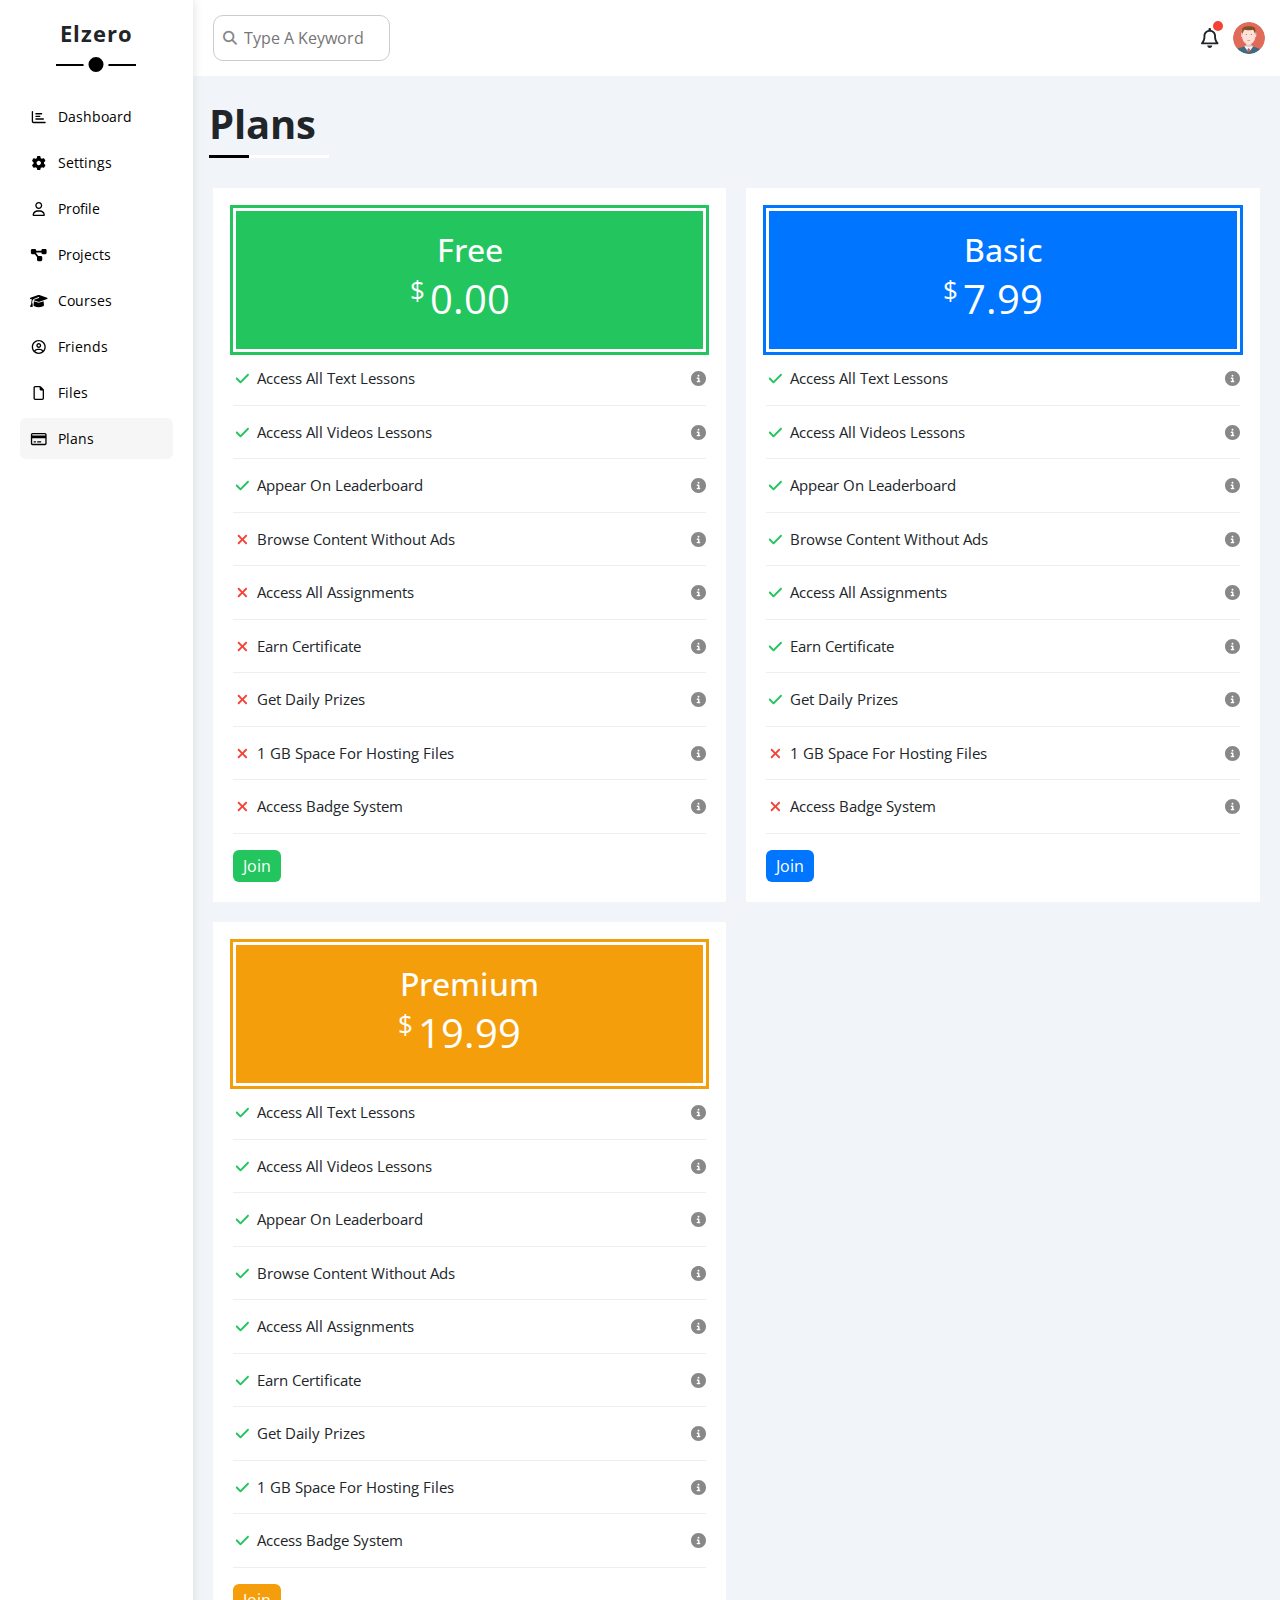
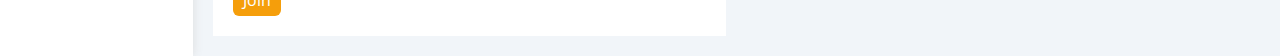
<file: plans.html>
<!DOCTYPE html>
<html lang="en">
<head>
    <meta charset="UTF-8">
    <meta http-equiv="X-UA-Compatible" content="IE=edge">
    <meta name="viewport" content="width=device-width, initial-scale=1.0">
    <title>Plans</title>
    <link rel="stylesheet" href="fontawesome.min.css">
    <link rel="stylesheet" href="normalize.css">
    <link rel="stylesheet" href="bootstrap.min.css">
    <link rel="stylesheet" href="all.min.css">
    <link rel="preconnect" href="https://fonts.googleapis.com">
    <link rel="preconnect" href="https://fonts.gstatic.com" crossorigin>
    <link rel="preconnect" href="https://fonts.googleapis.com">
    <link rel="preconnect" href="https://fonts.gstatic.com" crossorigin>
    <link
        href="https://fonts.googleapis.com/css2?family=Open+Sans:wght@300;400;600&family=Roboto:wght@100&family=Tajawal:wght@200;300;400;500;700;800;900&family=Work+Sans:wght@400;500;600;800&display=swap"
        rel="stylesheet">
<link rel="stylesheet" href="master.css">
<link rel="stylesheet" href="framworks.css">
<link rel="stylesheet" href="webfonts">

</head>
<body>
    <div class="page d-flex">
        <div class="sidebar bg-white p-20 position-relative">
            <h3 class="position-relative text-center mt-0 fw-bold">Elzero</h3>
            <ul>
                <li>
                    <a href="index.html" class=" d-flex align-center fs-14 c-black rad-6 p-10 ">
                        <i class="fa-regular fa-chart-bar fa-fw"></i>
                        <span>Dashboard</span>
                    </a>
                </li>
                <li>
                    <a href="settings.html" class=" d-flex align-center fs-14 c-black rad-6 p-10 ">
                        <i class="fa-solid fa-gear fa-fw"></i>
                        <span>settings</span>
                    </a>
                </li>
                <li>
                    <a href="profile.html" class="d-flex align-center fs-14 c-black rad-6 p-10 ">
                        <i class="fa-regular fa-user fa-fw"></i>
                        <span>profile</span>
                    </a>
                </li>
                <li>
                    <a href="projects.html" class="d-flex align-center fs-14 c-black rad-6 p-10 ">
                        <i class="fa-solid fa-diagram-project fa-fw"></i>
                        <span>projects</span>
                    </a>
                </li>
                <li>
                    <a href="courses.html" class=" d-flex align-center fs-14 c-black rad-6 p-10 ">
                        <i class="fa-solid fa-graduation-cap fa-fw"></i>
                        <span>courses</span>
                    </a>
                </li>
                <li>
                    <a href="friends.html" class="d-flex align-center fs-14 c-black rad-6 p-10 ">
                        <i class="fa-regular fa-circle-user fa-fw"></i>
                        <span>friends</span>
                    </a>
                </li>
                <li>
                    <a href="files.html" class="d-flex align-center fs-14 c-black rad-6 p-10 ">
                        <i class="fa-regular fa-file fa-fw"></i>
                        <span>files</span>
                    </a>
                </li>
                <li>
                    <a href="plans.html" class="active d-flex align-center fs-14 c-black rad-6 p-10 ">
                        <i class="fa-regular fa-credit-card fa-fw"></i>
                        <span>Plans</span>
                    </a>
                </li>
            </ul>
        </div>
        <div class="content w-full">
            <div class="head bg-white p-15 between-flex">
                <div class="search position-relative">
                    <input type="search" class="p-10" placeholder="Type A Keyword">
                </div>
                <div class="icons d-flex align-center">
                    <span class="notifcation position-relative">
                        <i class="fa-regular fa-bell fa-lg"></i>
                    </span>
                    <img src="./imgs/avatar.png" alt="">
                </div>
            </div>
            <h1 class="position-relative ms-3 mt-4">Plans</h1>
            <div class="plans-page d-grid gap-20 m-20">


                <div class="plan green p-20 bg-white">
                    <div class="top text-center p-20 c-white bg-green">
                        <h2 class="c-white m-0">Free</h2>
                        <span class="c-white price"><span>$</span>0.00</span>
                    </div>
                    <ul>
                        <li>
                            <i class="fa-solid fa-check fa-fw yes"></i>
                            <span>Access All Text Lessons</span>
                            <i class="fa-solid fa-circle-info help"></i>
                        </li>
                        <li>
                            <i class="fa-solid fa-check fa-fw yes"></i>
                            <span>Access All Videos Lessons</span>
                            <i class="fa-solid fa-circle-info help"></i>
                        </li>
                        <li>
                            <i class="fa-solid fa-check fa-fw yes"></i>
                            <span>Appear On Leaderboard</span>
                            <i class="fa-solid fa-circle-info help"></i>
                        </li>
                        <li>
                            <i class="fa-solid fa-xmark fa-fw"></i>
                            <span>Browse Content Without Ads</span>
                            <i class="fa-solid fa-circle-info help"></i>
                        </li>
                        <li>
                            <i class="fa-solid fa-xmark fa-fw "></i>
                            <span>Access All Assignments</span>
                            <i class="fa-solid fa-circle-info help"></i>
                        </li>
                        <li>
                            <i class="fa-solid fa-xmark fa-fw "></i>
                            <span>Earn Certificate</span>
                            <i class="fa-solid fa-circle-info help"></i>
                        </li>
                        <li>
                            <i class="fa-solid fa-xmark fa-fw "></i>
                            <span>Get Daily Prizes</span>
                            <i class="fa-solid fa-circle-info help"></i>
                        </li>
                        <li>
                            <i class="fa-solid fa-xmark fa-fw "></i>
                            <span>1 GB Space For Hosting Files</span>
                            <i class="fa-solid fa-circle-info help"></i>
                        </li>
                        <li>
                            <i class="fa-solid fa-xmark fa-fw "></i>
                            <span>Access Badge System</span>
                            <i class="fa-solid fa-circle-info help"></i>

                    </ul>
                    <a href="#" class="btn-shape bg-green d-block c-white w-fit">Join</a>
                </div>
                <div class="plan blue p-20 bg-white">
                    <div class="top text-center p-20 c-white bg-blue">
                        <h2 class="c-white m-0">Basic</h2>
                        <span class="c-white price"><span>$</span>7.99</span>
                    </div>
                    <ul>
                        <li>
                            <i class="fa-solid fa-check fa-fw yes"></i>
                            <span>Access All Text Lessons</span>
                            <i class="fa-solid fa-circle-info help"></i>
                        </li>
                        <li>
                            <i class="fa-solid fa-check fa-fw yes"></i>
                            <span>Access All Videos Lessons</span>
                            <i class="fa-solid fa-circle-info help"></i>
                        </li>
                        <li>
                            <i class="fa-solid fa-check fa-fw yes"></i>
                            <span>Appear On Leaderboard</span>
                            <i class="fa-solid fa-circle-info help"></i>
                        </li>
                        <li>
                            <i class="fa-solid fa-check fa-fw yes"></i>
                            <span>Browse Content Without Ads</span>
                            <i class="fa-solid fa-circle-info help"></i>
                        </li>
                        <li>
                            <i class="fa-solid fa-check fa-fw yes"></i>
                            <span>Access All Assignments</span>
                            <i class="fa-solid fa-circle-info help"></i>
                        </li>
                        <li>
                            <i class="fa-solid fa-check fa-fw yes"></i>
                            <span>Earn Certificate</span>
                            <i class="fa-solid fa-circle-info help"></i>
                        </li>
                        <li>
                            <i class="fa-solid fa-check fa-fw yes"></i>
                            <span>Get Daily Prizes</span>
                            <i class="fa-solid fa-circle-info help"></i>
                        </li>
                        <li>
                            <i class="fa-solid fa-xmark fa-fw "></i>
                            <span>1 GB Space For Hosting Files</span>
                            <i class="fa-solid fa-circle-info help"></i>
                        </li>
                        <li>
                            <i class="fa-solid fa-xmark fa-fw "></i>
                            <span>Access Badge System</span>
                            <i class="fa-solid fa-circle-info help"></i>

                    </ul>
                    <a href="#" class="btn-shape bg-blue d-block c-white w-fit">Join</a>
                </div>
                <div class="plan orange p-20 bg-white">
                    <div class="top text-center p-20 c-white bg-orange">
                        <h2 class="c-white m-0">Premium</h2>
                        <span class="c-white price"><span>$</span>19.99</span>
                    </div>
                    <ul>
                        <li>
                            <i class="fa-solid fa-check fa-fw yes"></i>
                            <span>Access All Text Lessons</span>
                            <i class="fa-solid fa-circle-info help"></i>
                        </li>
                        <li>
                            <i class="fa-solid fa-check fa-fw yes"></i>
                            <span>Access All Videos Lessons</span>
                            <i class="fa-solid fa-circle-info help"></i>
                        </li>
                        <li>
                            <i class="fa-solid fa-check fa-fw yes"></i>
                            <span>Appear On Leaderboard</span>
                            <i class="fa-solid fa-circle-info help"></i>
                        </li>
                        <li>
                            <i class="fa-solid fa-check fa-fw yes"></i>
                            <span>Browse Content Without Ads</span>
                            <i class="fa-solid fa-circle-info help"></i>
                        </li>
                        <li>
                            <i class="fa-solid fa-check fa-fw yes"></i>
                            <span>Access All Assignments</span>
                            <i class="fa-solid fa-circle-info help"></i>
                        </li>
                        <li>
                            <i class="fa-solid fa-check fa-fw yes"></i>
                            <span>Earn Certificate</span>
                            <i class="fa-solid fa-circle-info help"></i>
                        </li>
                        <li>
                            <i class="fa-solid fa-check fa-fw yes"></i>
                            <span>Get Daily Prizes</span>
                            <i class="fa-solid fa-circle-info help"></i>
                        </li>
                        <li>
                            <i class="fa-solid fa-check fa-fw yes"></i>
                            <span>1 GB Space For Hosting Files</span>
                            <i class="fa-solid fa-circle-info help"></i>
                        </li>
                        <li>
                            <i class="fa-solid fa-check fa-fw  yes"></i>
                            <span>Access Badge System</span>
                            <i class="fa-solid fa-circle-info help"></i>
                    </ul>
                    <a href="#" class="btn-shape bg-orange d-block c-white w-fit">Join</a>
                </div>
            </div>
        </div>
    </div>
    <script src="bootstrap.bundle.min.js"></script>
    <script src="main.js"></script>
    <script src="all.min.js"></script>
</body>

</html>
</file>
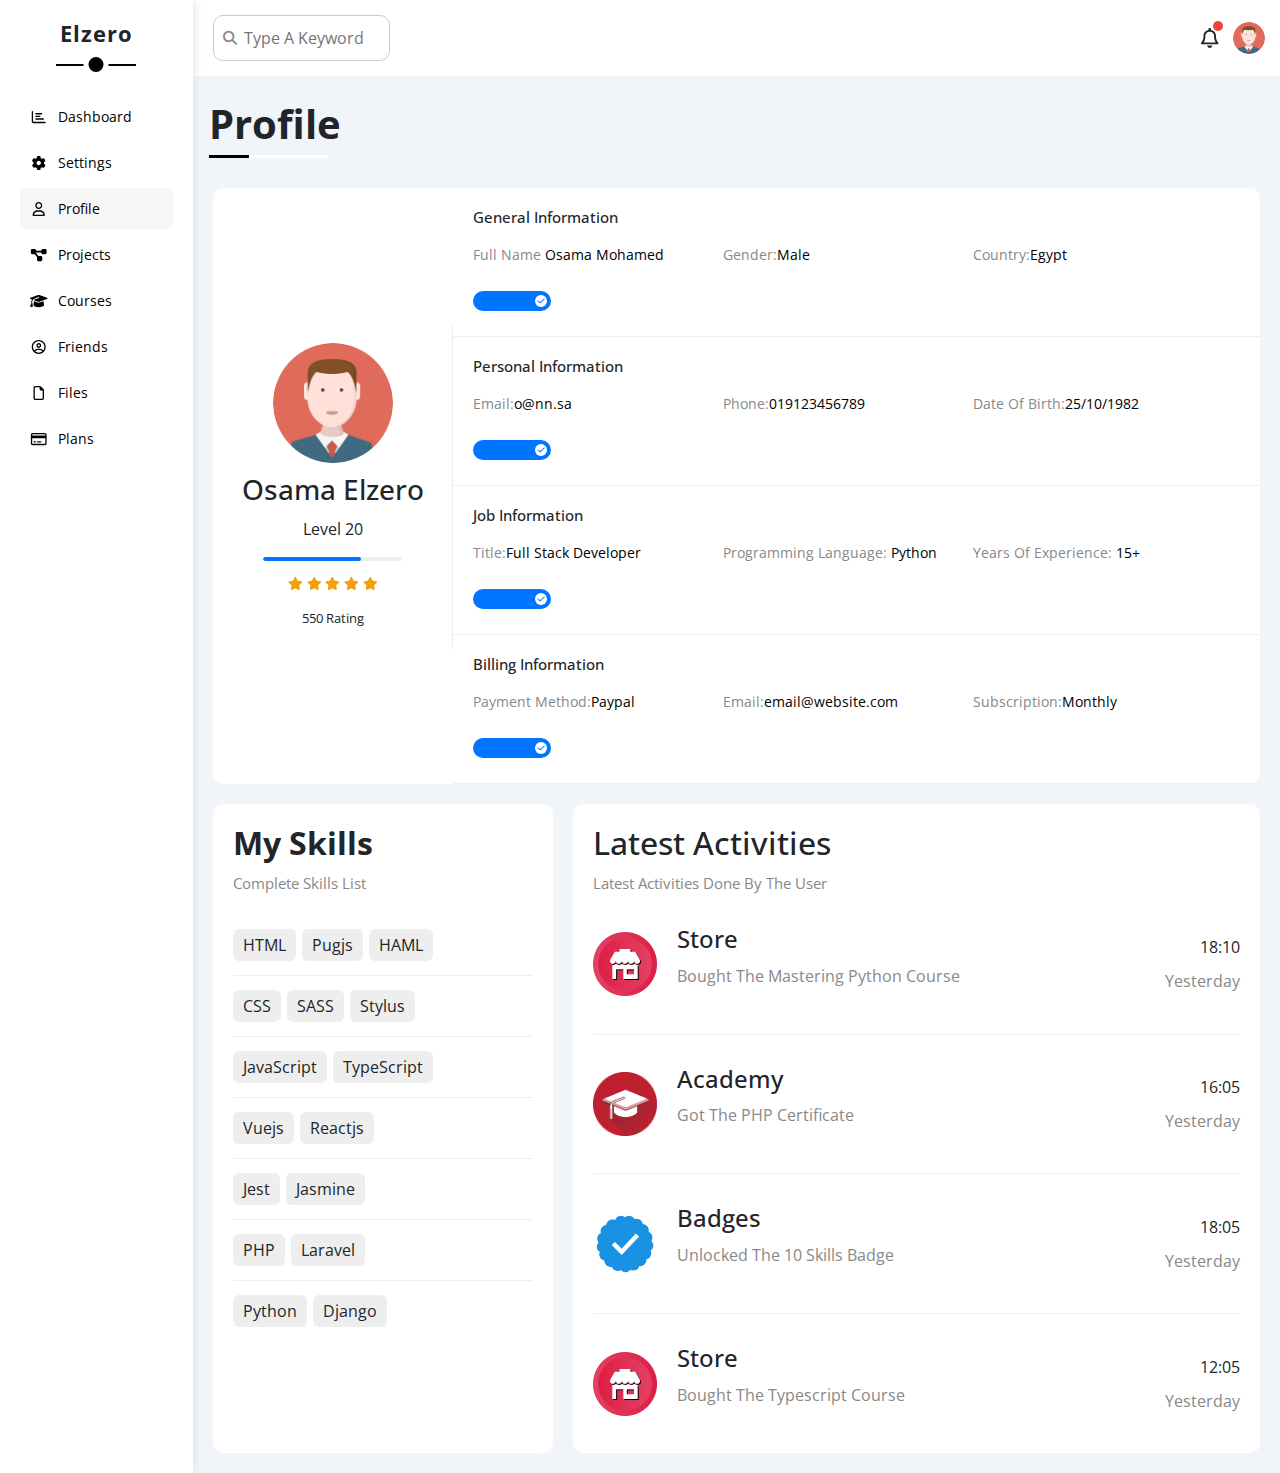
<file: profile.html>
<!DOCTYPE html>
<html lang="en">

<head>
    <meta charset="UTF-8">
    <meta http-equiv="X-UA-Compatible" content="IE=edge">
    <meta name="viewport" content="width=device-width, initial-scale=1.0">
    <title>Profile</title>
    <link rel="stylesheet" href="fontawesome.min.css">
    <link rel="stylesheet" href="normalize.css">
    <link rel="stylesheet" href="bootstrap.min.css">
    <link rel="stylesheet" href="all.min.css">
    <link rel="preconnect" href="https://fonts.googleapis.com">
    <link rel="preconnect" href="https://fonts.gstatic.com" crossorigin>
    <link rel="preconnect" href="https://fonts.googleapis.com">
    <link rel="preconnect" href="https://fonts.gstatic.com" crossorigin>
    <link
        href="https://fonts.googleapis.com/css2?family=Open+Sans:wght@300;400;600&family=Roboto:wght@100&family=Tajawal:wght@200;300;400;500;700;800;900&family=Work+Sans:wght@400;500;600;800&display=swap"
        rel="stylesheet">
<link rel="stylesheet" href="master.css">
<link rel="stylesheet" href="framworks.css">
<link rel="stylesheet" href="webfonts">
</head>

<body>




    <div class="page d-flex">
        <div class="sidebar bg-white p-20 position-relative">
            <h3 class="position-relative text-center mt-0 fw-bold">Elzero</h3>
            <ul>
                <li>
                    <a href="index.html" class=" d-flex align-center fs-14 c-black rad-6 p-10 ">
                        <i class="fa-regular fa-chart-bar fa-fw"></i>
                        <span>Dashboard</span>
                    </a>
                </li>
                <li>
                    <a href="settings.html" class=" d-flex align-center fs-14 c-black rad-6 p-10 ">
                        <i class="fa-solid fa-gear fa-fw"></i>
                        <span>settings</span>
                    </a>
                </li>
                <li>
                    <a href="profile.html" class="active d-flex align-center fs-14 c-black rad-6 p-10 ">
                        <i class="fa-regular fa-user fa-fw"></i>
                        <span>profile</span>
                    </a>
                </li>
                <li>
                    <a href="projects.html" class="d-flex align-center fs-14 c-black rad-6 p-10 ">
                        <i class="fa-solid fa-diagram-project fa-fw"></i>
                        <span>projects</span>
                    </a>
                </li>
                <li>
                    <a href="courses.html" class="d-flex align-center fs-14 c-black rad-6 p-10 ">
                        <i class="fa-solid fa-graduation-cap fa-fw"></i>
                        <span>courses</span>
                    </a>
                </li>
                <li>
                    <a href="friends.html" class="d-flex align-center fs-14 c-black rad-6 p-10 ">
                        <i class="fa-regular fa-circle-user fa-fw"></i>
                        <span>friends</span>
                    </a>
                </li>
                <li>
                    <a href="files.html" class="d-flex align-center fs-14 c-black rad-6 p-10 ">
                        <i class="fa-regular fa-file fa-fw"></i>
                        <span>files</span>
                    </a>
                </li>
                <li>
                    <a href="plans.html" class="d-flex align-center fs-14 c-black rad-6 p-10 ">
                        <i class="fa-regular fa-credit-card fa-fw"></i>
                        <span>plans</span>
                    </a>
                </li>
            </ul>
        </div>
        <div class="content w-full">
            <div class="head bg-white p-15 between-flex">
                <div class="search position-relative">
                    <input type="search" class="p-10" placeholder="Type A Keyword">
                </div>
                <div class="icons d-flex align-center">
                    <span class="notifcation position-relative">
                        <i class="fa-regular fa-bell fa-lg"></i>
                    </span>
                    <img src="./imgs/avatar.png" alt="">
                </div>
            </div>
            <h1 class="position-relative ms-3 mt-4">Profile</h1>
            <div class="profile-page m-20">
                <div class="overview bg-white rad-10 d-flex align-center">
                    <div class="avatar-box text-center p-20">
                        <img src="./imgs/avatar.png" alt="" class="mb-10 rad-half">
                        <h3 class="m-0">Osama Elzero</h3>
                        <p class="c-grey mt-10">Level 20</p>
                        <div class="level rad-6 bg-eee p-relative">
                            <span style="width:70%"></span>
                        </div>
                        <div class="stars mt-10 mb-10">
                            <i class="fa-solid fa-star c-orange fs-13"></i>
                            <i class="fa-solid fa-star c-orange fs-13"></i>
                            <i class="fa-solid fa-star c-orange fs-13"></i>
                            <i class="fa-solid fa-star c-orange fs-13"></i>
                            <i class="fa-solid fa-star c-orange fs-13"></i>
                        </div>
                        <span class="c-grey fs-13 m-0"> 550 Rating</span>
                    </div>
                    <div class="info-box w-full txt-c-mobile">
                        <div class="box d-flex p-20 align-center">
                            <h4 class="c-grey fs-15 w-full">General Information</h4>
                            <div class="fs-14">
                                <p class="c-gray">Full Name <span class="c-black"> Osama Mohamed </span></p>
                            </div>
                            <div class="fs-14">
                                <p class="c-gray">Gender:<span class="c-black">Male</span></p>
                            </div>
                            <div class="fs-14">
                                <p class="c-gray">Country:<span class="c-black">Egypt</span></p>
                            </div>
                            <div class="fs-14">
                                <label>
                                    <input class="toggle-checkbox" type="checkbox" checked>
                                    <div class="toggle-switch"></div>
                                </label>
                            </div>
                        </div>
                        <div class="box d-flex p-20 align-center">
                            <h4 class="c-grey fs-15 w-full">Personal Information</h4>
                            <div class="fs-14">
                                <p class="c-gray">Email:<span class="c-black">o@nn.sa</span></p>
                            </div>
                            <div class="fs-14">
                                <p class="c-gray">Phone:<span class="c-black">019123456789</span></p>
                            </div>
                            <div class="fs-14">
                                <p class="c-gray">Date Of Birth:<span class="c-black">25/10/1982</span></p>
                            </div>
                            <div class="fs-14">
                                <label>
                                    <input class="toggle-checkbox" type="checkbox" checked>
                                    <div class="toggle-switch"></div>
                                </label>
                            </div>
                        </div>
                        <div class="box d-flex p-20 align-center">
                            <h4 class="c-grey fs-15 w-full">Job Information</h4>
                            <div class="fs-14">
                                <p class="c-gray">Title:<span class="c-black">Full Stack Developer</span></p>
                            </div>
                            <div class="fs-14">
                                <p class="c-gray">Programming Language: <span class="c-black">Python</span></p>
                            </div>
                            <div class="fs-14">
                                <p class="c-gray">Years Of Experience:<span class="c-black"> 15+</span></p>
                            </div>
                            <div class="fs-14">
                                <label>
                                    <input class="toggle-checkbox" type="checkbox" checked>
                                    <div class="toggle-switch"></div>
                                </label>
                            </div>
                        </div>
                        <div class="box d-flex p-20 align-center">
                            <h4 class="c-grey fs-15 w-full">Billing Information</h4>
                            <div class="fs-14">
                                <p class="c-gray">Payment Method:<span class="c-black">Paypal</span></p>
                            </div>
                            <div class="fs-14">
                                <p class="c-gray">Email:<span class="c-black">email@website.com</span></p>
                            </div>
                            <div class="fs-14">
                                <p class="c-gray">Subscription:<span class="c-black">Monthly</span></p>
                            </div>
                            <div class="fs-14">
                                <label>
                                    <input class="toggle-checkbox" type="checkbox" checked>
                                    <div class="toggle-switch"></div>
                                </label>
                            </div>
                        </div>
                    </div>
                </div>



                <div class="other-data d-flex gap-20">
                    <div class="skills-card bg-white rad-10 mt-20 p-20">
                    <h2 class="mb-10 mt-0 fw-bold">My Skills</h2>
                    <p class="mt-0 mb-20 c-gray fs-15">Complete Skills List</p>
                    <div class="box txt-c-mobile">
                        <label>HTML</label>
                        <label>Pugjs</label>
                        <label>HAML</label>
                    </div>
                    <div class="box txt-c-mobile">
                        <label>CSS</label>
                        <label>SASS</label>
                        <label>Stylus</label>
                    </div>
                    <div class="box txt-c-mobile">
                        <label>JavaScript</label>
                        <label>TypeScript</label>
                    </div>
                    <div class="box txt-c-mobile">
                        <label>Vuejs</label>
                        <label>Reactjs</label>
                    </div>
                    <div class="box txt-c-mobile">
                        <label>Jest</label>
                        <label>Jasmine</label>
                    </div>
                    <div class="box txt-c-mobile">
                        <label>PHP</label>
                        <label>Laravel</label>
                    </div>
                    <div class="box star txt-c-mobile">
                        <label>Python</label>
                        <label>Django</label>
                    </div>
                </div>




                    <div class="activities bg-white rad-10 mt-20 p-20">
                    <h2 class="mb-10 mt-0">Latest Activities</h2>
                    <p class="mt-0 mb-20 c-gray fs-15">Latest Activities Done By The User</p>
                    <div class="box d-flex txt-c-mobile align-center">
                        <img src="./imgs/activity-01.png" alt="">
                        <div class="info p-10">
                        <h4 class="fs-4 d-block mb-10">Store</h4>
                        <p class="c-gray">Bought The Mastering Python Course</p>
                    </div>
                    <div class="date">
                        <span class=" d-block mb-10">18:10</span>
                        <span class="c-gray">Yesterday</span>
                    </div>
                    </div>
                    <div class="box d-flex txt-c-mobile align-center">
                        <img src="./imgs/activity-02.png" alt="">
                        <div class="info p-10">
                        <h4 class="fs-4 d-block mb-10">Academy</h4>
                        <p class="c-gray">Got The PHP Certificate</p>
                    </div>
                    <div class="date">
                        <span class=" d-block mb-10">16:05</span>
                        <span class="c-gray">Yesterday</span>
                    </div>
                    </div>
                    <div class="box d-flex  txt-c-mobile align-center">
                        <img src="./imgs/activity-03.png" alt="">
                        <div class="info p-10">
                        <h4 class="fs-4 d-block mb-10">Badges</h4>
                        <p class="c-gray">Unlocked The 10 Skills Badge</p>
                    </div>
                    <div class="date">
                        <span class=" d-block mb-10">18:05</span>
                        <span class="c-gray">Yesterday</span>
                    </div>
                    </div>
                    <div class="box d-flex  txt-c-mobile align-center">
                        <img src="./imgs/activity-01.png" alt="">
                        <div class="info p-10">
                        <h4 class="fs-4 d-block mb-10">Store</h4>
                        <p class="c-gray">Bought The Typescript Course</p>
                    </div>
                    <div class="date">
                        <span class=" d-block mb-10">12:05</span>
                        <span class="c-gray">Yesterday</span>
                    </div>
                    </div>
                </div>
                </div>
            </div>
        </div>
    </div>


    <script src="bootstrap.bundle.min.js"></script>
    <script src="main.js"></script>
    <script src="all.min.js"></script>
</body>

</html>
</file>
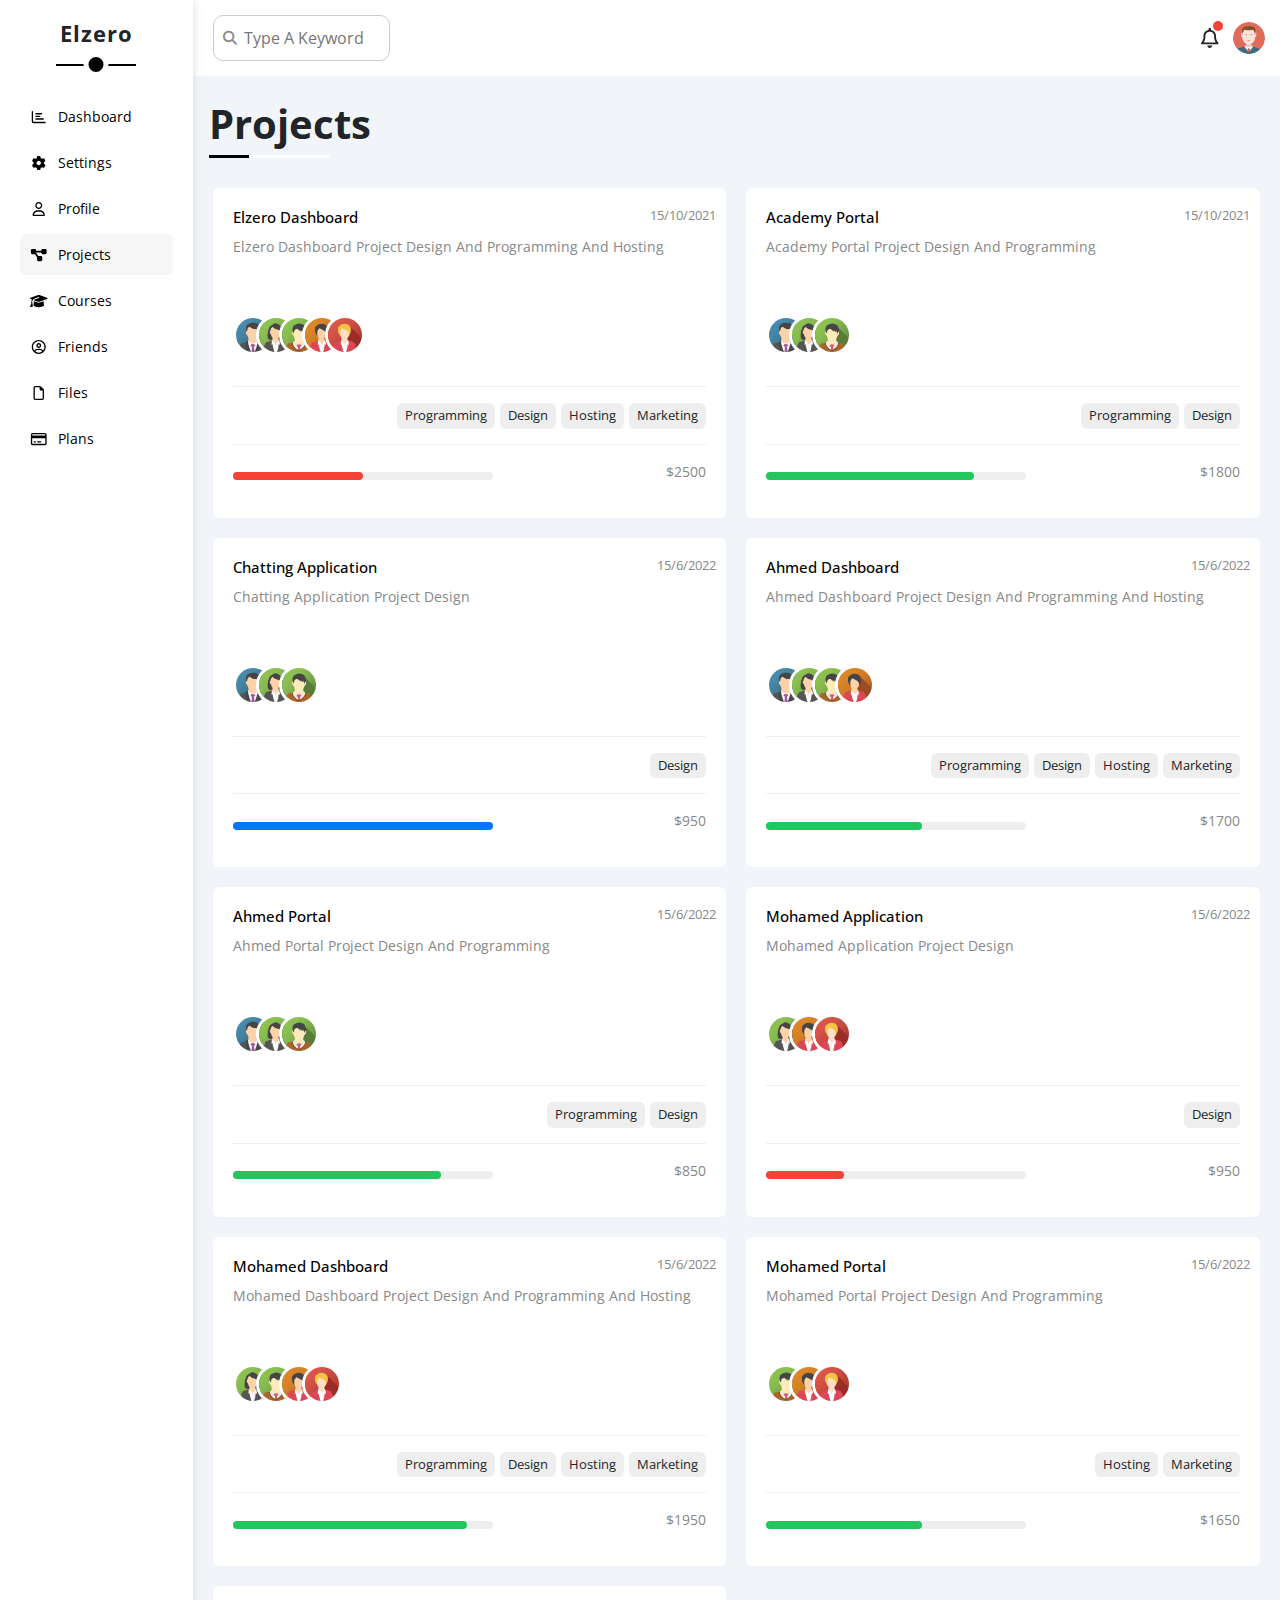
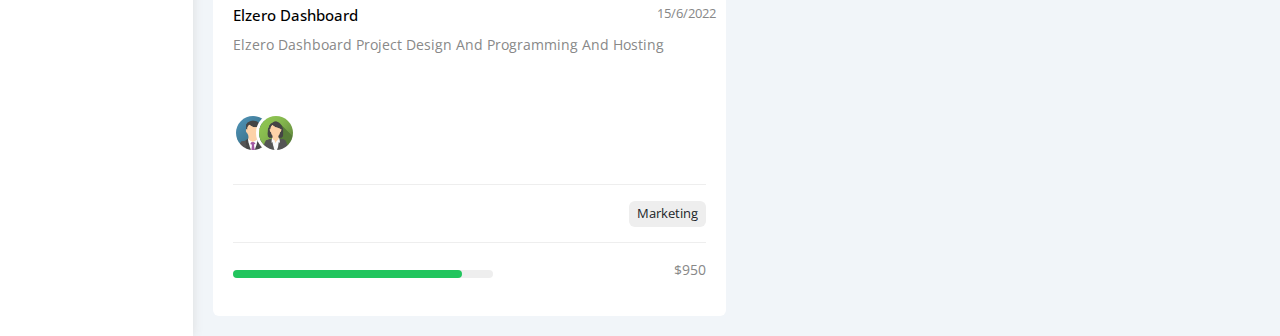
<file: projects.html>
<!DOCTYPE html>
<html lang="en">

<head>
    <meta charset="UTF-8">
    <meta http-equiv="X-UA-Compatible" content="IE=edge">
    <meta name="viewport" content="width=device-width, initial-scale=1.0">
    <title>Projects</title>
    <link rel="stylesheet" href="fontawesome.min.css">
    <link rel="stylesheet" href="normalize.css">
    <link rel="stylesheet" href="bootstrap.min.css">
    <link rel="stylesheet" href="all.min.css">
    <link rel="preconnect" href="https://fonts.googleapis.com">
    <link rel="preconnect" href="https://fonts.gstatic.com" crossorigin>
    <link rel="preconnect" href="https://fonts.googleapis.com">
    <link rel="preconnect" href="https://fonts.gstatic.com" crossorigin>
    <link
        href="https://fonts.googleapis.com/css2?family=Open+Sans:wght@300;400;600&family=Roboto:wght@100&family=Tajawal:wght@200;300;400;500;700;800;900&family=Work+Sans:wght@400;500;600;800&display=swap"
        rel="stylesheet">
<link rel="stylesheet" href="master.css">
<link rel="stylesheet" href="framworks.css">
<link rel="stylesheet" href="webfonts">

</head>

<body>




    <div class="page d-flex">
        <div class="sidebar bg-white p-20 position-relative">
            <h3 class="position-relative text-center mt-0 fw-bold">Elzero</h3>
            <ul>
                <li>
                    <a href="index.html" class=" d-flex align-center fs-14 c-black rad-6 p-10 ">
                        <i class="fa-regular fa-chart-bar fa-fw"></i>
                        <span>Dashboard</span>
                    </a>
                </li>
                <li>
                    <a href="settings.html" class=" d-flex align-center fs-14 c-black rad-6 p-10 ">
                        <i class="fa-solid fa-gear fa-fw"></i>
                        <span>settings</span>
                    </a>
                </li>
                <li>
                    <a href="profile.html" class="d-flex align-center fs-14 c-black rad-6 p-10 ">
                        <i class="fa-regular fa-user fa-fw"></i>
                        <span>profile</span>
                    </a>
                </li>
                <li>
                    <a href="projects.html" class="active d-flex align-center fs-14 c-black rad-6 p-10 ">
                        <i class="fa-solid fa-diagram-project fa-fw"></i>
                        <span>projects</span>
                    </a>
                </li>
                <li>
                    <a href="courses.html" class="d-flex align-center fs-14 c-black rad-6 p-10 ">
                        <i class="fa-solid fa-graduation-cap fa-fw"></i>
                        <span>courses</span>
                    </a>
                </li>
                <li>
                    <a href="friends.html" class="d-flex align-center fs-14 c-black rad-6 p-10 ">
                        <i class="fa-regular fa-circle-user fa-fw"></i>
                        <span>friends</span>
                    </a>
                </li>
                <li>
                    <a href="files.html" class="d-flex align-center fs-14 c-black rad-6 p-10 ">
                        <i class="fa-regular fa-file fa-fw"></i>
                        <span>files</span>
                    </a>
                </li>
                <li>
                    <a href="plans.html" class="d-flex align-center fs-14 c-black rad-6 p-10 ">
                        <i class="fa-regular fa-credit-card fa-fw"></i>
                        <span>plans</span>
                    </a>
                </li>
            </ul>
        </div>
        <div class="content w-full">
            <div class="head bg-white p-15 between-flex">
                <div class="search position-relative">
                    <input type="search" class="p-10" placeholder="Type A Keyword">
                </div>
                <div class="icons d-flex align-center">
                    <span class="notifcation position-relative">
                        <i class="fa-regular fa-bell fa-lg"></i>
                    </span>
                    <img src="./imgs/avatar.png" alt="">
                </div>
            </div>
            <h1 class="position-relative ms-3 mt-4">Projects</h1>
            <div class="projects-page d-grid gap-20 m-20">
                <div class="box bg-white rad-6 position-relative p-20">
                    <span class="calendar c-gray fs-13 pt-2">15/10/2021</span>
                    <h4 class="fs-15 c-black">Elzero Dashboard</h4>
                    <p class="c-gray mt-10 mb-10 fs-14">Elzero Dashboard Project Design And Programming And Hosting</p>
                    <div class="imgs position-relative d-flex pt-5 pb-3">
                        <img src="./imgs/team-01.png" alt="">
                        <img src="./imgs/team-02.png" alt="">
                        <img src="./imgs/team-03.png" alt="">
                        <img src="./imgs/team-04.png" alt="">
                        <img src="./imgs/team-05.png" alt="">
                    </div>
                    <ul class="d-flex pt-3 fs-13">
                        <li>Programming</li>
                        <li>Design</li>
                        <li>Hosting</li>
                        <li>Marketing</li>
                    </ul>
                    <div class="info between-flex">
                        <div class="progres">
                            <span class="bg-red" style="width: 50%;"></span>
                        </div>
                        <p class="c-gray fs-14">$2500</p>
                    </div>
                </div>
                <div class="box bg-white rad-6 position-relative p-20">
                    <span class="calendar c-gray fs-13 pt-2">15/10/2021</span>
                    <h4 class="fs-15 c-black">Academy Portal</h4>
                    <p class="c-gray mt-10 mb-10 fs-14">Academy Portal Project Design And Programming</p>
                    <div class="imgs position-relative d-flex pt-5 pb-3">
                        <img src="./imgs/team-01.png" alt="">
                        <img src="./imgs/team-02.png" alt="">
                        <img src="./imgs/team-03.png" alt="">
                    </div>
                    <ul class="d-flex pt-3 fs-13">
                        <li>Programming</li>
                        <li>Design</li>
                    </ul>
                    <div class="info between-flex">
                        <div class="progres">
                            <span class="bg-green" style="width: 80%;"></span>
                        </div>
                        <p class="c-gray fs-14">$1800</p>
                    </div>
                </div>
                <div class="box bg-white rad-6 position-relative p-20">
                    <span class="calendar c-gray fs-13 pt-2">15/6/2022</span>
                    <h4 class="fs-15 c-black">Chatting Application</h4>
                    <p class="c-gray mt-10 mb-10 fs-14">Chatting Application Project Design</p>
                    <div class="imgs position-relative d-flex pt-5 pb-3">
                        <img src="./imgs/team-01.png" alt="">
                        <img src="./imgs/team-02.png" alt="">
                        <img src="./imgs/team-03.png" alt="">
                    </div>
                    <ul class="d-flex pt-3 fs-13">
                        <li>Design</li>
                    </ul>
                    <div class="info between-flex">
                        <div class="progres">
                            <span class="bg-blue" style="width: 100%;"></span>
                        </div>
                        <p class="c-gray fs-14">$950</p>
                    </div>
                </div>
                <div class="box bg-white rad-6 position-relative p-20">
                    <span class="calendar c-gray fs-13 pt-2">15/6/2022</span>
                    <h4 class="fs-15 c-black">Ahmed Dashboard</h4>
                    <p class="c-gray mt-10 mb-10 fs-14">Ahmed Dashboard Project Design And Programming And Hosting</p>
                    <div class="imgs position-relative d-flex pt-5 pb-3">
                        <img src="./imgs/team-01.png" alt="">
                        <img src="./imgs/team-02.png" alt="">
                        <img src="./imgs/team-03.png" alt="">
                        <img src="./imgs/team-04.png" alt="">
                    </div>
                    <ul class="d-flex pt-3 fs-13">
                        <li>Programming</li>
                        <li>Design</li>
                        <li>Hosting</li>
                        <li>Marketing</li>
                    </ul>
                    <div class="info between-flex">
                        <div class="progres">
                            <span class="bg-green" style="width: 60%;"></span>
                        </div>
                        <p class="c-gray fs-14">$1700</p>
                    </div>
                </div>
                <div class="box bg-white rad-6 position-relative p-20">
                    <span class="calendar c-gray fs-13 pt-2">15/6/2022</span>
                    <h4 class="fs-15 c-black">Ahmed Portal</h4>
                    <p class="c-gray mt-10 mb-10 fs-14">Ahmed Portal Project Design And Programming</p>
                    <div class="imgs position-relative d-flex pt-5 pb-3">
                        <img src="./imgs/team-01.png" alt="">
                        <img src="./imgs/team-02.png" alt="">
                        <img src="./imgs/team-03.png" alt="">
                    </div>
                    <ul class="d-flex pt-3 fs-13">
                        <li>Programming</li>
                        <li>Design</li>
                    </ul>
                    <div class="info between-flex">
                        <div class="progres">
                            <span class="bg-green" style="width: 80%;"></span>
                        </div>
                        <p class="c-gray fs-14">$850</p>
                    </div>
                </div>
                <div class="box bg-white rad-6 position-relative p-20">
                    <span class="calendar c-gray fs-13 pt-2">15/6/2022</span>
                    <h4 class="fs-15 c-black">Mohamed Application</h4>
                    <p class="c-gray mt-10 mb-10 fs-14">Mohamed Application Project Design</p>
                    <div class="imgs position-relative d-flex pt-5 pb-3">
                        <img src="./imgs/team-02.png" alt="">
                        <img src="./imgs/team-04.png" alt="">
                        <img src="./imgs/team-05.png" alt="">
                    </div>
                    <ul class="d-flex pt-3 fs-13">
                        <li>Design</li>
                    </ul>
                    <div class="info between-flex">
                        <div class="progres">
                            <span class="bg-red" style="width: 30%;"></span>
                        </div>
                        <p class="c-gray fs-14">$950</p>
                    </div>
                </div>
                <div class="box bg-white rad-6 position-relative p-20">
                    <span class="calendar c-gray fs-13 pt-2">15/6/2022</span>
                    <h4 class="fs-15 c-black">Mohamed Dashboard</h4>
                    <p class="c-gray mt-10 mb-10 fs-14">Mohamed Dashboard Project Design And Programming And Hosting</p>
                    <div class="imgs position-relative d-flex pt-5 pb-3">
                        <img src="./imgs/team-02.png" alt="">
                        <img src="./imgs/team-03.png" alt="">
                        <img src="./imgs/team-04.png" alt="">
                        <img src="./imgs/team-05.png" alt="">
                    </div>
                    <ul class="d-flex pt-3 fs-13">
                        <li>Programming</li>
                        <li>Design</li>
                        <li>Hosting</li>
                        <li>Marketing</li>
                    </ul>
                    <div class="info between-flex">
                        <div class="progres">
                            <span class="bg-green" style="width: 90%;"></span>
                        </div>
                        <p class="c-gray fs-14">$1950</p>
                    </div>
                </div>
                <div class="box bg-white rad-6 position-relative p-20">
                    <span class="calendar c-gray fs-13 pt-2">15/6/2022</span>
                    <h4 class="fs-15 c-black">Mohamed Portal</h4>
                    <p class="c-gray mt-10 mb-10 fs-14">Mohamed Portal Project Design And Programming</p>
                    <div class="imgs position-relative d-flex pt-5 pb-3">
                        <img src="./imgs/team-03.png" alt="">
                        <img src="./imgs/team-04.png" alt="">
                        <img src="./imgs/team-05.png" alt="">
                    </div>
                    <ul class="d-flex pt-3 fs-13">
                        <li>Hosting</li>
                        <li>Marketing</li>
                    </ul>
                    <div class="info between-flex">
                        <div class="progres">
                            <span class="bg-green" style="width: 60%;"></span>
                        </div>
                        <p class="c-gray fs-14">$1650</p>
                    </div>
                </div>
                <div class="box bg-white rad-6 position-relative p-20">
                    <span class="calendar c-gray fs-13 pt-2">15/6/2022</span>
                    <h4 class="fs-15 c-black">Elzero Dashboard</h4>
                    <p class="c-gray mt-10 mb-10 fs-14">Elzero Dashboard Project Design And Programming And Hosting</p>
                    <div class="imgs position-relative d-flex pt-5 pb-3">
                        <img src="./imgs/team-01.png" alt="">
                        <img src="./imgs/team-02.png" alt="">
                    </div>
                    <ul class="d-flex pt-3 fs-13">
                        <li>Marketing</li>
                    </ul>
                    <div class="info between-flex">
                        <div class="progres">
                            <span class="bg-green" style="width: 88%;"></span>
                        </div>
                        <p class="c-gray fs-14">$950</p>
                    </div>
                </div>
            </div>
        </div>
    </div>
    </div>
    <script src="bootstrap.bundle.min.js"></script>
    <script src="main.js"></script>
    <script src="all.min.js"></script>
</body>

</html>
</file>
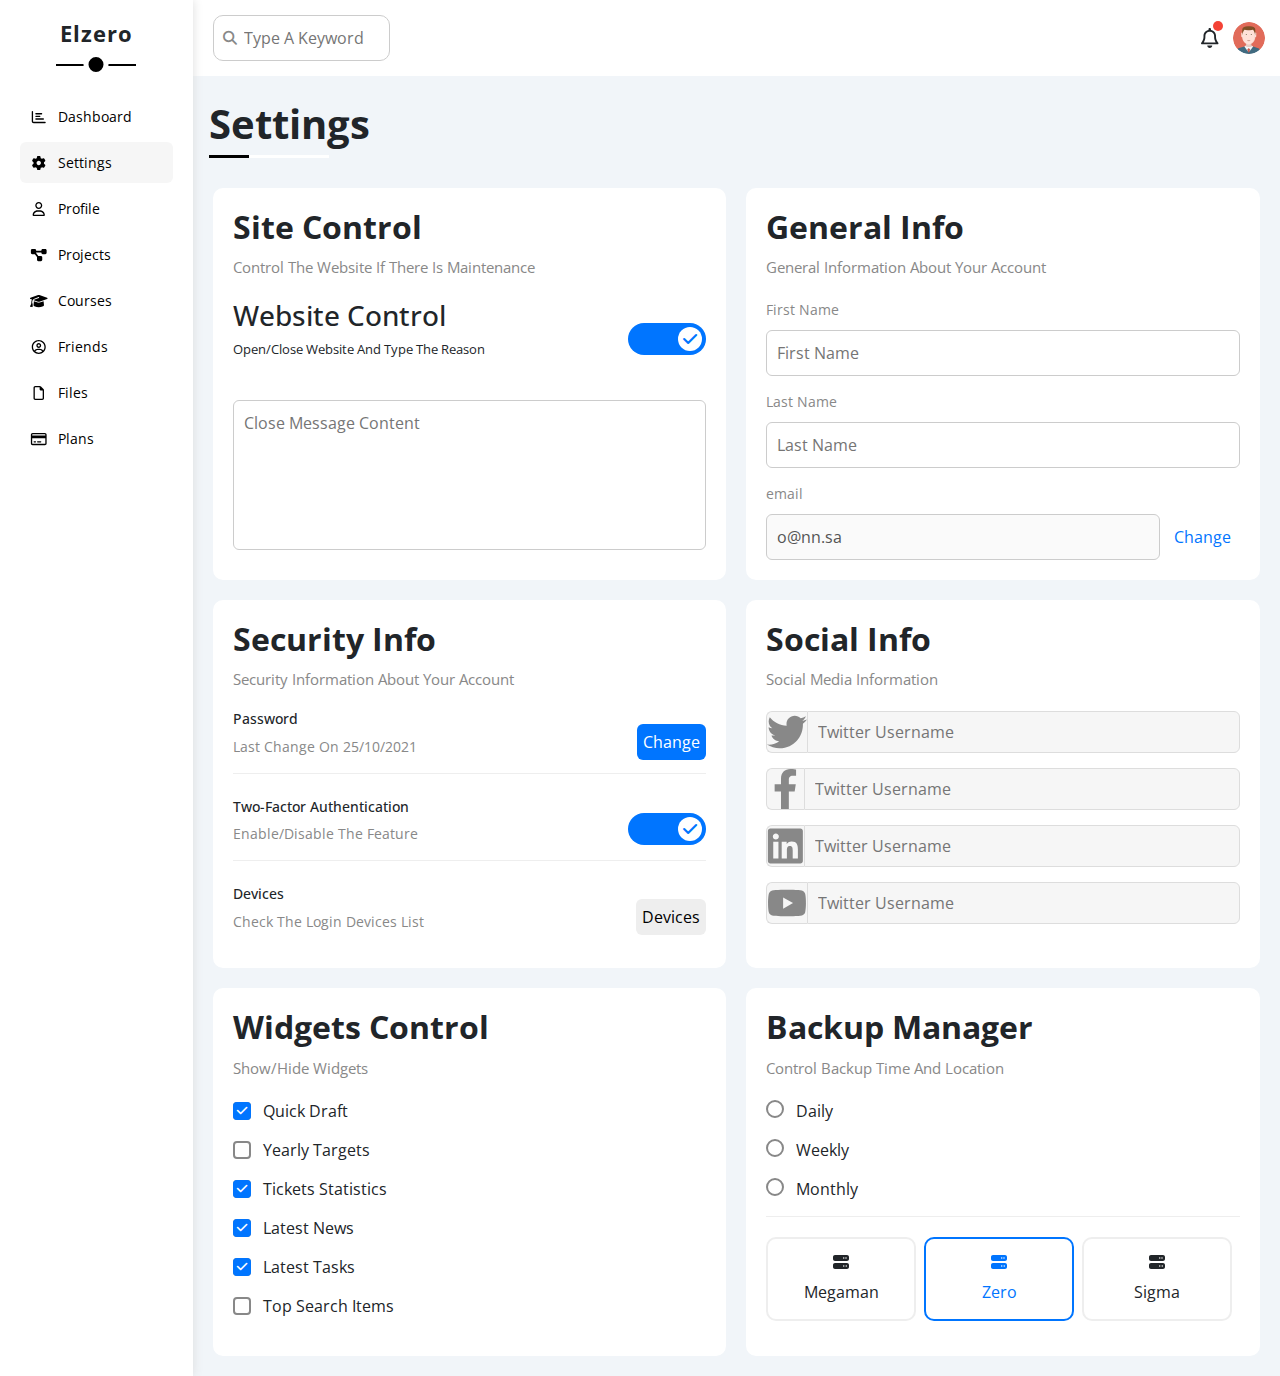
<file: settings.html>
<!DOCTYPE html>
<html lang="en">

<head>
    <meta charset="UTF-8">
    <meta http-equiv="X-UA-Compatible" content="IE=edge">
    <meta name="viewport" content="width=device-width, initial-scale=1.0">
    <title>Settings</title>
    <link rel="stylesheet" href="fontawesome.min.css">
    <link rel="stylesheet" href="normalize.css">
    <link rel="stylesheet" href="bootstrap.min.css">
    <link rel="stylesheet" href="all.min.css">
    <link rel="preconnect" href="https://fonts.googleapis.com">
    <link rel="preconnect" href="https://fonts.gstatic.com" crossorigin>
    <link rel="preconnect" href="https://fonts.googleapis.com">
    <link rel="preconnect" href="https://fonts.gstatic.com" crossorigin>
    <link
        href="https://fonts.googleapis.com/css2?family=Open+Sans:wght@300;400;600&family=Roboto:wght@100&family=Tajawal:wght@200;300;400;500;700;800;900&family=Work+Sans:wght@400;500;600;800&display=swap"
        rel="stylesheet">
<link rel="stylesheet" href="master.css">
<link rel="stylesheet" href="framworks.css">
<link rel="stylesheet" href="webfonts">

</head>

<body>




    <div class="page d-flex">
        <div class="sidebar bg-white p-20 position-relative">
            <h3 class="position-relative text-center mt-0 fw-bold">Elzero</h3>
            <ul>
                <li>
                    <a href="index.html" class=" d-flex align-center fs-14 c-black rad-6 p-10 ">
                        <i class="fa-regular fa-chart-bar fa-fw"></i>
                        <span>Dashboard</span>
                    </a>
                </li>
                <li>
                    <a href="settings.html" class="active d-flex align-center fs-14 c-black rad-6 p-10 ">
                        <i class="fa-solid fa-gear fa-fw"></i>
                        <span>settings</span>
                    </a>
                </li>
                <li>
                    <a href="profile.html" class="d-flex align-center fs-14 c-black rad-6 p-10 ">
                        <i class="fa-regular fa-user fa-fw"></i>
                        <span>profile</span>
                    </a>
                </li>
                <li>
                    <a href="projects.html" class="d-flex align-center fs-14 c-black rad-6 p-10 ">
                        <i class="fa-solid fa-diagram-project fa-fw"></i>
                        <span>projects</span>
                    </a>
                </li>
                <li>
                    <a href="courses.html" class="d-flex align-center fs-14 c-black rad-6 p-10 ">
                        <i class="fa-solid fa-graduation-cap fa-fw"></i>
                        <span>courses</span>
                    </a>
                </li>
                <li>
                    <a href="friends.html" class="d-flex align-center fs-14 c-black rad-6 p-10 ">
                        <i class="fa-regular fa-circle-user fa-fw"></i>
                        <span>friends</span>
                    </a>
                </li>
                <li>
                    <a href="files.html" class="d-flex align-center fs-14 c-black rad-6 p-10 ">
                        <i class="fa-regular fa-file fa-fw"></i>
                        <span>files</span>
                    </a>
                </li>
                <li>
                    <a href="plans.html" class="d-flex align-center fs-14 c-black rad-6 p-10 ">
                        <i class="fa-regular fa-credit-card fa-fw"></i>
                        <span>plans</span>
                    </a>
                </li>
            </ul>
        </div>
        <div class="content w-full">
            <div class="head bg-white p-15 between-flex">
                <div class="search position-relative">
                    <input type="search" class="p-10" placeholder="Type A Keyword">
                </div>
                <div class="icons d-flex align-center">
                    <span class="notifcation position-relative">
                        <i class="fa-regular fa-bell fa-lg"></i>
                    </span>
                    <img src="./imgs/avatar.png" alt="">
                </div>
            </div>
            <h1 class="position-relative ms-3 mt-4">Settings</h1>
            <div class="settings-page m-20 d-grid gap-20">
                <div class="p-20 bg-white rad-10">
                    <h2 class="fw-bold mt-0 mb-10">Site Control</h2>
                    <p class="mt-0 c-gray fs-15 mb-20">Control The Website If There Is Maintenance</p>
                    <div class="mb-15 between-flex">
                        <div>
                            <h2 class="fs-3">Website Control</h2>
                            <p class="mb-25 fs-13 c-grey">Open/Close Website And Type The Reason</p>
                        </div>
                        <div>
                            <label>
                                <input class="toggle-checkbox" type="checkbox" checked>
                                <div class="toggle-switch"></div>
                            </label>
                        </div>
                    </div>
                    <textarea class="p-10 rad-6 w-full d-block" placeholder="Close Message Content"></textarea>
                </div>



                <div class="p-20 rad-10 bg-white">
                    <h2 class="fw-bold mt-0 mb-10">General Info</h2>
                    <p class="mt-0 c-gray fs-15 mb-20">General Information About Your Account</p>
                    <div class="mb-15">
                        <label class="fs-14 c-gray d-block mb-10" for="first">First Name</label>
                        <input class="w-full p-10 border-ccc rad-6 d-block" type="text" placeholder="First Name"
                            id="first">
                    </div>
                    <div class="mb-15">
                        <label class="fs-14 c-gray d-block mb-10" for="last">Last Name</label>
                        <input class="w-full p-10 border-ccc rad-6 d-block" type="text" placeholder="Last Name"
                            id="last">
                    </div>
                    <div>
                        <label class="fs-14 c-gray d-block mb-10" for="email">email</label>
                        <input class=" email w-full p-10 border-ccc rad-6 mr-10" type="email" value="o@nn.sa" id="email"
                            disabled>
                        <a href="#email" class="c-blue change-btn">Change</a>
                    </div>
                </div>




                <div class="p-20 rad-10 bg-white">
                    <h2 class="fw-bold mt-0 mb-10">Security Info</h2>
                    <p class="mt-0 c-gray fs-15 mb-20">Security Information About Your Account</p>
                    <div class="box between-flex border-b-eee mb-25">
                        <div class="info">
                            <h3 class="fs-14">Password</h3>
                            <p class="fs-14 c-gray">Last Change On 25/10/2021</p>
                        </div>
                        <a href="#" class="c-white bg-blue p-6 rad-6 alter">Change</a>
                    </div>
                    <div class="box between-flex border-b-eee mb-25">
                        <div class="info">
                            <h3 class="fs-14">Two-Factor Authentication</h3>
                            <p class="fs-14 c-gray">Enable/Disable The Feature</p>
                        </div>
                        <label>
                            <input class="toggle-checkbox" type="checkbox" checked>
                            <div class="toggle-switch"></div>
                        </label>
                    </div>
                    <div class="box between-flex">
                        <div class="info">
                            <h3 class="fs-14">Devices</h3>
                            <p class="fs-14 c-gray">Check The Login Devices List</p>
                        </div>
                        <a href="#" class="c-black bg-eee p-6 rad-6">Devices</a>
                    </div>

                </div>



                <div class="social-box p-20 rad-10 bg-white">
                    <h2 class="fw-bold mt-0 mb-10">Social Info</h2>
                    <p class="mt-0 c-gray fs-15 mb-20">Social Media Information</p>

                    <div class="d-flex align-center mb-15">
                        <i class="fa-brands fa-twitter c-gray center-flex"></i>
                        <input class="w-full" type="text" placeholder="Twitter Username">
                    </div>
                    <div class="d-flex align-center mb-15">
                        <i class="fa-brands fa-facebook-f c-gray center-flex"></i>
                        <input class="w-full" type="text" placeholder="Twitter Username">
                    </div>
                    <div class="d-flex align-center mb-15">
                        <i class="fa-brands fa-linkedin c-gray center-flex"></i>
                        <input class="w-full" type="text" placeholder="Twitter Username">
                    </div>
                    <div class="d-flex align-center mb-15">
                        <i class="fa-brands fa-youtube c-gray center-flex"></i>
                        <input class="w-full" type="text" placeholder="Twitter Username">
                    </div>
                </div>



                <div class="widgets-control p-20 rad-10 bg-white">
                    <h2 class="fw-bold mt-0 mb-10">Widgets Control</h2>
                    <p class="mt-0 c-gray fs-15 mb-20">Show/Hide Widgets</p>
                    <div class="control d-flex align-center mb-15">
                        <input type="checkbox" id="one" checked>
                        <label for="one">Quick Draft</label>
                    </div>
                    <div class="control d-flex align-center mb-15">
                        <input type="checkbox" id="two">
                        <label for="two">Yearly Targets</label>
                    </div>
                    <div class="control d-flex align-center mb-15">
                        <input type="checkbox" id="three" checked>
                        <label for="three">Tickets Statistics</label>
                    </div>
                    <div class="control d-flex align-center mb-15">
                        <input type="checkbox" id="four" checked>
                        <label for="four">Latest News</label>
                    </div>
                    <div class="control d-flex align-center mb-15">
                        <input type="checkbox" id="five" checked>
                        <label for="five">Latest Tasks</label>
                    </div>
                    <div class="control d-flex align-center mb-15">
                        <input type="checkbox" id="six">
                        <label for="six">Top Search Items</label>
                    </div>
                </div>






                <div class="backup-manager p-20 rad-10 bg-white">
                    <h2 class="fw-bold mt-0 mb-10">Backup Manager</h2>
                    <p class="mt-0 c-gray fs-15 mb-20">Control Backup Time And Location</p>

                    <div class="date d-flex align-center mb-15">
                        <input type="radio" name="time" id="daily">
                        <label for="daily">Daily</label>
                    </div>

                    <div class="date d-flex align-center mb-15">
                        <input type="radio" name="time" id="weekly">
                        <label for="weekly">Weekly</label>
                    </div>

                    <div class="date d-flex align-center mb-15">
                        <input type="radio" name="time" id="monthly">
                        <label for="monthly">Monthly</label>
                    </div>
                    <div class="servers d-flex align-center text-center">
                        <input type="radio" name="severs" id="server-one">
                        <div class="server mb-15 rad-10 w-full">
                            <label class="d-block m-15" for="server-one">
                                <i class="fa-solid fa-server d-block mb-10"></i>
                                Megaman
                            </label>
                        </div>
                        <input type="radio" name="severs" id="server-two" checked>
                        <div class="server mb-15 rad-10 w-full">
                            <label class="d-block m-15" for="server-two">
                                <i class="fa-solid fa-server d-block mb-10"></i>
                                Zero
                            </label>
                        </div>
                        <input type="radio" name="severs" id="server-three">
                        <div class="server mb-15 rad-10 w-full">
                            <label class="d-block m-15" for="server-three">
                                <i class="fa-solid fa-server d-block mb-10"></i>
                                Sigma
                            </label>
                        </div>
                    </div>
                </div>
            </div>
        </div>
    </div>
    <script src="bootstrap.bundle.min.js"></script>
    <script src="main.js"></script>
    <script src="all.min.js"></script>
    <script src="settings.js"></script>
</body>

</html>
</file>
<file: master.css>
* {
  box-sizing: border-box;
}

body {
  margin: 0;
  font-family: "Open Sans", sans-serif;
}

*:focus {
  outline: none;
}

:root {
  --blue-color: #0075ff;
  --blue-alt-color: #0d69d5;
  --orange-color: #f59e0b;
  --green-color: #22c55e;
  --red-color: #f44336;
  --grey-color: #888;
  --main-transition: 0.3s;
}

a {
  text-decoration: none;
}

ul {
  list-style: none;
  padding: 0;
}

::-webkit-scrollbar {
  width: 15px;
}
::-webkit-scrollbar-track {
  background-color: white;
}
::-webkit-scrollbar-thumb {
  background-color: var(--blue-color);
}
::-webkit-scrollbar-thumb:hover {
  background-color: var(--blue-alt-color);
}
.page {
  min-height: 100vh;
  background-color: #f1f5f9;
}

.sidebar {
  width: 220px;
  box-shadow: 0 0 10px #ddd;
}

.sidebar > h3 {
  margin-bottom: 50px;
  font-size: 22px;
  letter-spacing: 1px;
}

.sidebar > h3::before {
  content: "";
  background-color: black;
  width: 80px;
  height: 2px;
  position: absolute;
  bottom: -20px;
  transform: translateX(-50%);
  left: 50%;
}

.sidebar > h3::after {
  content: "";
  background-color: black;
  position: absolute;
  bottom: -31px;
  transform: translateX(-50%);
  left: 50%;
  border: 5px solid white;
  border-radius: 50%;
  width: 25px;
  height: 25px;
}

.sidebar ul li a {
  transition: 0.3s;
  margin-bottom: 5px;
}

.sidebar ul li a:hover,
.sidebar ul li a.active {
  background-color: #f6f6f6;
}

.sidebar ul li a span {
  font-size: 14px;
  margin-left: 10px;
  text-transform: capitalize;
}

@media (max-width: 767px) {
  .sidebar {
    width: 58px;
    padding: 10px;
  }
  .sidebar ul li a span {
    display: none;
  }
  .sidebar > h3 {
    font-size: 13px;
    margin-bottom: 15px;
  }
  .sidebar > h3::before,
  .sidebar > h3::after {
    display: none;
  }
}

.content {
  overflow: hidden;
}

.head .search::before {
  font-family: "Font Awesome 5 Free";
  content: "\f002";
  font-weight: 900;
  position: absolute;
  left: 15px;
  top: 50%;
  transform: translateY(-50%);
  color: var(--grey-color);
  font-size: 14px;
}

.head input {
  border: 1px solid #ccc;
  border-radius: 10px;
  margin-left: 5px;
  padding-left: 30px;
  width: 177px;
  transition: width 0.3s;
}
.head input:focus {
  width: 200px;
}

.head input:focus::placeholder {
  opacity: 0;
}

.head .icons .notifcation::before {
  content: "";
  position: absolute;
  width: 10px;
  height: 10px;
  background-color: var(--red-color);
  border-radius: 50%;
  right: -5px;
  top: -5px;
}

.head .icons img {
  border-radius: 50%;
  width: 32px;
  height: 32px;
  margin-left: 15px;
}

.page h1 {
  font-size: 40px;
  font-weight: bold;
  margin-bottom: 40px;
}

.page h1::before,
.page h1::after {
  content: "";
  position: absolute;
  height: 3px;
  bottom: -10px;
  left: 0;
}

.page h1::before {
  width: 120px;
  background-color: white;
}

.page h1::after {
  width: 40px;
  background-color: black;
}

.page .wrapper {
  display: grid;
  gap: 20px;
  grid-template-columns: repeat(auto-fill, minmax(450px, 1fr));
  margin-right: 20px;
  margin-left: 20px;
  margin-bottom: 20px;
}
@media (max-width: 767px) {
  .page .welcome {
    text-align: center;
  }

  .page .wrapper {
    grid-template-columns: minmax(200px, 1fr);
    margin-left: 10px;
    margin-right: 10px;
    gap: 10px;
  }
}

.welcome {
  overflow: hidden;
}
.welcome .intro img {
  width: 200px;
  margin-bottom: -10px;
}

.welcome .body {
  border-top: 1px solid #eee;
  border-bottom: 1px solid #eee;
  display: flex;
}

.welcome .body > div {
  flex: 1;
}
.welcome .visit {
  margin: 0 15px 15px auto;
  transition: var(--main-transition);
}
.welcome .visit:hover {
  background-color: var(--blue-alt-color);
}

.welcome .avatar {
  width: 64px;
  height: 64px;
  border: 2px solid white;
  border-radius: 50%;
  padding: 2px;
  box-shadow: 0 0 5px #ddd;
  margin-left: 20px;
  margin-top: -32px;
}

@media (max-width: 767px) {
  .welcome .body {
    display: block;
  }
  .welcome .body > div:not(:last-child) {
    margin-bottom: 20px;
  }
  .welcome .intro {
    padding-bottom: 30px;
  }

  .welcome .welc-img {
    display: none;
  }
  .welcome .avatar {
    margin: auto;
  }
}

.wrapper .quick-draft h2 {
  font-size: 22px;
}

.wrapper .quick-draft textarea {
  resize: none;
  min-height: 180px;
}

.wrapper .quick-draft .save {
  transition: var(--main-transition);
  cursor: pointer;
}

.wrapper .quick-draft .save:hover {
  background-color: var(--blue-alt-color);
}

.targets .target-row .icon {
  width: 80px;
  height: 80px;
  margin-right: 15px;
}

.targets .details {
  flex: 1;
}

.targets .details .progress {
  height: 7px;
}

.blue .icon,
.blue .progress {
  background-color: rgb(0 117 255 / 20%);
}

.orange .icon,
.orange .progress {
  background-color: rgb(245 158 11 / 20%);
}

.green .icon,
.green .progress {
  background-color: rgb(34 197 94 / 20%);
}

.statistics .box {
  width: 100%;
  margin-bottom: 14px;
}

.news .box:not(:last-of-type) {
  border-bottom: 1px solid #eee;
  margin-bottom: 20px;
  padding-bottom: 20px;
}
.news .box img {
  width: 100px;
  margin-right: 15px;
  border-radius: 6px;
}

.news .box .info h3 {
  font-size: 16px;
  font-weight: bold;
  margin: 0 0 6px;
}

.news .box .info {
  flex-grow: 1;
}

@media (max-width: 767px) {
  .news {
    display: block;
    text-align: center;
  }
  .news .info {
    margin-right: 47px;
  }
}

.tasks .box {
  width: 100%;
  margin-bottom: 14px;
}

.tasks .box:not(:last-of-type) {
  border-bottom: 1px solid #eee;
  margin-bottom: 20px;
  padding-bottom: 20px;
}
.tasks .box img {
  width: 100px;
  margin-right: 15px;
  border-radius: 6px;
}

.tasks .box .info h3 {
  font-size: 16px;
  font-weight: bold;
  margin: 0 0 6px;
}

.tasks .box .info {
  flex-grow: 1;
}

.tasks .delete {
  cursor: pointer;
  transition: var(--main-transition);
}

.tasks .delete:hover {
  color: var(--red-color);
}

.tasks .done {
  opacity: 0.3;
}
.tasks .info.done {
  text-decoration: line-through;
}

.uploads .info {
  flex-grow: 1;
}

.uploads .box:not(:last-of-type) {
  border-bottom: 1px solid #ccc;
}

.last-project ul::before {
  content: "";
  position: absolute;
  left: 9px;
  width: 2px;
  background-color: var(--blue-color);
  height: 100%;
}

.last-project ul li::before {
  content: "";
  width: 20px;
  height: 20px;
  background-color: white;
  display: block;
  border: 2px solid white;
  outline: 2px solid var(--blue-color);
  border-radius: 50%;
  margin-right: 15px;
  z-index: 1;
}
.last-project ul li.done::before {
  background-color: var(--blue-color);
}
.last-project ul li.current::before {
  animation: change-color 0.8s infinite alternate;
}

.last-project img {
  position: absolute;
  width: 160px;
  right: 0;
  bottom: 0;
  opacity: 0.1;
}

@keyframes change-color {
  from {
    background-color: var(--blue-color);
  }
  to {
    background-color: white;
  }
}

.reminders ul li .key {
  width: 15px;
  height: 15px;
}
.reminders ul li > .blue {
  border-left: 2px solid var(--blue-color);
}
.reminders ul li > .green {
  border-left: 2px solid var(--green-color);
}
.reminders ul li > .orange {
  border-left: 2px solid var(--orange-color);
}
.reminders ul li > .red {
  border-left: 2px solid var(--red-color);
}

.latest-post .content {
  line-height: 1.8;
  border-top: 1px solid #eee;
  min-height: 140px;
}

.latest-post .content2 {
  margin-top: 9px;
  border-top: 1px solid #eee;
  padding-top: 30px;
}

.social-media .box .info {
  flex-grow: 1;
}
.social-media .box svg {
  width: 40px;
  height: 40px;
  display: flex;
  text-align: center;
  padding: 10px;
}
.social-media .box i {
  transition: var(--main-transition);
}

.social-media .twitter {
  background-color: rgb(29 161 242 / 20%);
  color: #1da1f2;
}

.social-media .face {
  background-color: rgb(29 161 242 / 20%);
  color: #1da1f2;
}

.social-media .youtube {
  background-color: rgb(255 0 0 / 20%);
  color: #ff0000;
}

.social-media .linked {
  background-color: rgb(29 161 242 / 20%);
  color: #0077b5;
}

.social-media .twitter {
  background-color: #1da1f2;
  padding: 10px;
}
.social-media .face svg {
  background-color: #1877f2;
  padding: 16px;
  padding-bottom: 9px;
  padding-top: 9px;
}
.social-media .youtube svg {
  background-color: #ff0000;
  padding: 8px;
  padding-bottom: 9px;
  padding-top: 9px;
}
.social-media .linked svg {
  background-color: #0077b5;
  padding: 12px;
  padding-bottom: 9px;
  padding-top: 9px;
}
.social-media span {
  margin-top: 14px;
  display: block;
  padding-left: 20px;
}
.social-media .twitter a {
  background-color: #1da1f2;
}
.social-media .face a {
  background-color: #1877f2;
}
.social-media .youtube a {
  background-color: #ff0000;
}
.social-media .linked a {
  background-color: #0077b5;
}

.social-media i:hover {
  transform: rotate(5deg);
}

.projects-table .responsive-table {
  overflow-x: auto;
}

.projects-table {
  min-width: 1000px;
  border-spacing: 0;
}

.projects-table td {
  padding: 15px;
}

.projects-table thead td {
  background-color: #eee;
  font-weight: bold;
}

.projects-table tbody td {
  border-left: 1px solid#eee;
  border-bottom: 1px solid #eee;
  transition: var(--main-transition);
}

.projects-table tbody tr td:last-child {
  border-right: 1px solid #eee;
}

.projects-table tbody tr:hover td {
  background-color: #faf7f7;
  color: black;
}

.projects-table img {
  width: 32px;
  height: 32px;
  border-radius: 50%;
  padding: 2px;
  background-color: white;
}

.projects-table img:not(:first-child) {
  margin-left: -20px;
}

.toggle-checkbox {
  -webkit-appearance: none;
  appearance: none;
  display: none;
}

.toggle-switch {
  background-color: #ccc;
  width: 78px;
  height: 32px;
  border-radius: 16px;
  position: relative;
  transition: var(--main-transition);
  cursor: pointer;
}

.toggle-switch::before {
  font-family: var(--fa-style-family-classic);
  content: "\f00d";
  font-weight: 900;
  background-color: white;
  width: 24px;
  height: 24px;
  border-radius: 50%;
  position: absolute;
  top: 4px;
  left: 4px;
  display: flex;
  justify-content: center;
  align-items: center;
  transition: var(--main-transition);
  color: #aaa;
}

.toggle-checkbox:checked + .toggle-switch {
  background-color: var(--blue-color);
}
.toggle-checkbox:checked + .toggle-switch::before {
  content: "\f00c";
  left: 50px;
  color: var(--blue-color);
}

.settings-page {
  grid-template-columns: repeat(auto-fill, minmax(500px, 1fr));
}

@media (max-width: 767px) {
  .settings-page {
    grid-template-columns: minmax(100px, 1fr);
    margin-right: 10px;
    margin-left: 10px;
    gap: 10px;
  }
}

.settings-page textarea {
  border: 1px solid #ccc;
  min-height: 150px;
  resize: none;
}

.settings-page .alter {
  transition: var(--main-transition);
}

.settings-page .alter:hover {
  background-color: var(--blue-alt-color);
}

.settings-page .email {
  display: inline-flex;
  width: calc(100% - 80px);
}

.settings-page .social-box svg {
  width: 40px;
  height: 40px;
  background-color: #f6f6f6;
  border: 1px solid #ddd;
  border-right: none;
  border-radius: 6px 0 0 6px;
  transition: var(--main-transition);
}

.settings-page .social-box input {
  height: 42px;
  background-color: #f6f6f6;
  border: 1px solid #ddd;
  border-radius: 0 6px 6px 0;
  padding-left: 10px;
}
.settings-page .social-box > div:focus-within svg {
  color: black;
}

.widgets-control .control input[type="checkbox"] {
  -webkit-appearance: none;
  appearance: none;
}

.widgets-control .control label {
  padding-left: 30px;
  cursor: pointer;
  position: relative;
}

.widgets-control .control label::before {
  content: "";
  position: absolute;
  left: 0;
  top: 50%;
  width: 18px;
  height: 18px;
  border: 2px solid var(--grey-color);
  margin-top: -9px;
  border-radius: 4px;
}

.widgets-control .control label:hover:before {
  border-color: var(--blue-alt-color);
}

.widgets-control .control label::after {
  font-family: var(--fa-style-family-classic);
  content: "\f00c";
  font-weight: 900;
  position: absolute;
  left: 0;
  top: 50%;
  margin-top: -9px;
  background-color: var(--blue-color);
  color: white;
  font-size: 12px;
  width: 18px;
  height: 18px;
  display: flex;
  justify-content: center;
  align-items: center;
  transform: scale(0) rotate(360deg);
  transition: var(--main-transition);
  border-radius: 4px;
}

.widgets-control .control input[type="checkbox"]:checked + label::after {
  transform: scale(1);
}

.backup-manager input[type="radio"] {
  -webkit-appearance: none;
  appearance: none;
}

.backup-manager .date label {
  padding-left: 30px;
  cursor: pointer;
  position: relative;
}

.backup-manager .date label::before {
  content: "";
  position: absolute;
  left: 0;
  top: 50%;
  width: 18px;
  height: 18px;
  border: 2px solid var(--grey-color);
  margin-top: -11px;
  border-radius: 50%;
}

.backup-manager .date label::after {
  content: "";
  position: absolute;
  left: 3px;
  top: 4px;
  background-color: var(--blue-color);
  width: 12px;
  height: 12px;
  transform: scale(0);
  transition: var(--main-transition);
  border-radius: 50%;
}

.backup-manager .date input[type="radio"]:checked + label::before {
  border-color: var(--blue-color);
}

.backup-manager .date input[type="radio"]:checked + label::after {
  transform: scale(1);
}

.backup-manager .servers {
  border-top: 1px solid #eee;
  padding-top: 20px;
}

.backup-manager .servers .server {
  border: 2px solid #eee;
  position: relative;
  margin-right: 8px;
}
.backup-manager .servers .server label svg {
  top: 50%;
  left: 50%;
  position: relative;
  transform: translate(-50%);
}
.backup-manager .servers .server label {
  cursor: pointer;
}
.backup-manager .servers input[type="radio"]:checked + .server {
  border-color: var(--blue-color);
  color: var(--blue-color);
}
@media (max-width: 767px) {
  .backup-manager .servers {
    flex-wrap: wrap;
  }
}

@media (max-width: 767px) {
  .profile-page .overview {
    flex-direction: column;
  }
}

.profile-page .avatar-box {
  width: 300px;
}
@media (min-width: 768px) {
  .profile-page .avatar-box {
    border-right: 1px solid #eee;
  }
}

.profile-page .avatar-box img {
  width: 120px;
  height: 120px;
}

.profile-page .avatar-box .level {
  position: relative;
  height: 4px;
  overflow: hidden;
  margin: auto;
  width: 70%;
}

.profile-page .avatar-box .level span {
  background-color: var(--blue-color);
  position: absolute;
  left: 0;
  top: 0;
  height: 100%;
  border-radius: 6px;
}

.profile-page .info-box .box {
  flex-wrap: wrap;
  border-bottom: 1px solid #eee;
  transition: var(--main-transition);
}

.profile-page .info-box .box:hover {
  background-color: #f9f9f9;
}

.profile-page .info-box .box > div {
  min-width: 250px;
  padding: 10px 0 0;
}
.profile-page .info-box .h4 {
  font-weight: normal;
}

@media (max-width: 767px) {
  .profile-page .info-box .toggle-switch {
    margin: auto;
  }
}

.profile-page .info-box .toggle-switch {
  height: 20px;
}
.profile-page .info-box .toggle-switch::before {
  font-size: 8px;
  width: 12px;
  height: 12px;
}

.profile-page .info-box .toggle-checkbox:checked + .toggle-switch::before {
  left: 62px;
}

.other-data .skills-card {
  flex-grow: 1;
}

.other-data .skills-card .box {
  border-bottom: 1px solid #eee;
}
.other-data .skills-card .box label {
  background-color: #eee;
  padding: 4px 10px;
  border-radius: 6px;
  margin-right: 2px;
  margin-top: 14px;
  margin-bottom: 14px;
  font-weight: normal;
}
.other-data .skills-card .star {
  border: none;
}

@media (max-width: 767px) {
  .profile-page .other-data {
    flex-direction: column;
  }
}

.profile-page .activities {
  flex-grow: 2;
}

.profile-page .activities img {
  width: 64px;
  height: 64px;
  margin-right: 10px;
}

.profile-page .activities .box:not(:last-of-type) {
  border-bottom: 1px solid #eee;
  padding-bottom: 20px;
  margin-bottom: 20px;
}

@media (min-width: 768px) {
  .profile-page .activities .date {
    margin-left: auto;
    text-align: right;
  }
}

@media (max-width: 767px) {
  .profile-page .activities .box {
    flex-direction: column;
  }
  .profile-page .activities .box img {
    margin-right: 0;
    margin-bottom: 15px;
  }
  .profile-page .activities .date {
    margin-top: 15px;
  }
}

.projects-page {
  display: grid;
  gap: 20px;
  grid-template-columns: repeat(auto-fill, minmax(500px, 1fr));
  margin-right: 20px;
  margin-left: 20px;
  margin-bottom: 20px;
}
@media (max-width: 767px) {
  .projects-page {
    grid-template-columns: minmax(200px, 1fr);
    margin-left: 10px;
    margin-right: 10px;
    gap: 10px;
  }
}

.projects-page .box .calendar {
  position: absolute;
  top: 10px;
  right: 10px;
}

.projects-page .imgs {
  position: relative;
  min-height: 80px;
}

.projects-page .imgs img {
  border-radius: 50%;
  width: 40px;
  height: 40px;
  margin-right: -17px;
  border: 3px solid white;
  cursor: pointer;
  transition: var(--main-transition);
}
.projects-page .imgs img:hover {
  z-index: 1000;
}

.projects-page ul {
  border-top: 1px solid #eee;
  border-bottom: 1px solid #eee;
  justify-content: flex-end;
  padding-top: 15px;
  padding-bottom: 15px;
  margin-top: 15px;
}

.projects-page ul li {
  padding: 3px 8px;
  border-radius: 6px;
  background-color: #eee;
  margin-left: 5px;
  width: fit-content;
}

.projects-page .progres {
  position: relative;
  height: 8px;
  width: 260px;
  background-color: #eee;
  border-radius: 6px;
  top: -3px;
}

.projects-page .progres span {
  position: absolute;
  left: 0;
  top: 0;
  height: 100%;
  border-radius: 6px;
}

@media (max-width: 767px) {
  .projects-page ul {
    flex-direction: column;
  }
  .projects-page ul li:not(:last-of-type) {
    margin-bottom: 15px;
  }
  .projects-page .info {
    flex-direction: column;
  }
  .projects-page .info .progres {
    margin-bottom: 15px;
  }
}

.courses-page {
  grid-template-columns: repeat(auto-fill, minmax(300px, 1fr));
}
@media (max-width: 767px) {
  .courses-page {
    grid-template-columns: minmax(200px, 1fr);
    margin-left: 10px;
    margin-right: 10px;
    gap: 10px;
  }
}

.courses-page .course {
  overflow: hidden;
}

.courses-page .cover {
  max-width: 100%;
}

.courses-page .instructor {
  position: absolute;
  width: 64px;
  height: 64px;
  border-radius: 50%;
  top: 20px;
  left: 20px;
  border: 2px solid white;
}

.courses-page .info {
  border: 1px solid #eee;
  font-size: 13px;
}

.courses-page .info .title {
  position: absolute;
  left: 50%;
  transform: translateX(-50%);
  font-size: 13px;
  top: -13px;
  height: 27px;
}

.courses-page .course .description {
  line-height: 1.8;
}

.friends-page {
  grid-template-columns: repeat(auto-fill, minmax(300px, 1fr));
}
@media (max-width: 767px) {
  .friends-page {
    grid-template-columns: minmax(200px, 1fr);
    margin-left: 10px;
    margin-right: 10px;
    gap: 10px;
  }
}

.friends-page .contact {
  position: absolute;
  left: 10px;
  top: 10px;
}
.friends-page .contact svg {
  background-color: #eee;
  border-radius: 50%;
  padding: 10px;
  color: #666;
  font-size: 13px;
  cursor: pointer;
  transition: var(--main-transition);
}
.friends-page .contact svg:hover {
  background-color: var(--blue-color);
  color: white;
}

.friends-page .friend .icons {
  border-top: 1px solid #eee;
  border-bottom: 1px solid #eee;
  margin-top: 10px;
  margin-bottom: 15px;
  padding-top: 15px;
  padding-bottom: 15px;
}

.friends-page .friend .icons svg {
  margin-right: 5px;
}

.friends-page .friend .icons .vip {
  position: absolute;
  right: 0;
  top: 50%;
  transform: translateY(-50%);
  font-size: 40px;
  opacity: 0.2;
}

.friends-page .text-center img {
  width: 100px;
}

.files-page {
  flex-direction: row-reverse;
  align-items: flex-start;
}
@media (max-width: 767px) {
  .files-page {
    flex-direction: column;
    align-items: normal;
  }
}

.files-page .files-stats {
  min-width: 260px;
}
.files-page .files-stats .icon {
  width: 40px;
  height: 40px;
  margin-right: 10px;
}
.files-page .files-stats .size {
  margin-left: auto;
}

.files-page .files-stats .blue {
  background-color: rgb(0 117 255 / 20%);
}
.files-page .files-stats .green {
  background-color: rgb(34 197 94 / 20%);
}
.files-page .files-stats .red {
  background-color: rgb(244 67 54 / 20%);
}
.files-page .files-stats .orange {
  background-color: rgb(245 158 11 / 20%);
}
.files-page .files-stats .upload {
  margin: 15px auto 0;
  padding: 10px 15px;
  transition: var(--main-transition);
}
.files-page .files-stats .upload:hover {
  background-color: var(--blue-alt-color);
}
.files-page .files-stats .upload:hover svg {
  animation: go-up 0.8s infinite;
}

@keyframes go-up {
  0%,
  100% {
    transform: translateY(0);
  }

  50% {
    transform: translateY(-5px);
  }
}

.files-page .files-content {
  flex: 1;
  grid-template-columns: repeat(auto-fill, minmax(200px, 1fr));
}

.files-page .files-content img {
  width: 64px;
  height: 64px;
  transition: var(--main-transition);
}
.files-page .files-content .file:hover img {
  transform: rotate(5deg);
}

.files-page .files-content .info {
  border-top: 1px solid #eee;
}

.plans-page {
  grid-template-columns: repeat(auto-fill, minmax(450px, 1fr));
}
@media (max-width: 767px) {
  .plans-page {
    grid-template-columns: minmax(250px, 1fr);
    margin-left: 10px;
    margin-right: 10px;
    gap: 10px;
  }
}

.plans-page .plan .top {
  border: 3px solid white;
  outline: 3px solid transparent;
}

.plans-page .plan.green .top {
  outline-color: var(--green-color);
}

.plans-page .plan.blue .top {
  outline-color: var(--blue-color);
}
.plans-page .plan.orange .top {
  outline-color: var(--orange-color);
}

.plans-page .plan .price {
  width: fit-content;
  font-size: 40px;
  margin: auto;
  position: relative;
}

.plans-page .plan .price span {
  left: -20px;
  font-size: 26px;
  top: 0;
  position: absolute;
}
.plans-page .plan ul li {
  padding: 15px 0;
  display: flex;
  font-size: 15px;
  border-bottom: 1px solid #eee;
  align-items: center;
}
.plans-page .plan ul li .yes {
  color: var(--green-color);
}
.plans-page .plan ul li svg:not(.yes, .help) {
  color: var(--red-color);
}

.plans-page .plan ul li svg:first-child {
  font-size: 15px;
  margin-right: 5px;
}
.plans-page .plan ul li .help {
  cursor: pointer;
  margin-left: auto;
  color: var(--grey-color);
}
</file>
<file: framworks.css>
:root {
  --blue-color: #0075ff;
  --blue-alt-color: #0d69d5;
  --orange-color: #f59e0b;
  --green-color: #22c55e;
  --red-color: #f44336;
  --grey-color: #888;
}

.p-20 {
  padding: 20px;
}
.p-15 {
  padding: 15px;
}
.p-10 {
  padding: 10px;
}
.p-6 {
  padding: 6px;
}
.pt-20 {
  padding-top: 20px;
}
.pt-15 {
  padding-top: 15px;
}
.pt-10 {
  padding-top: 10px;
}

.pb-15 {
  padding-bottom: 15px;
}

.pl-15 {
  padding-left: 15px;
}
.m-15 {
  margin: 15px;
}
.m-20 {
  margin: 20px;
}
.mb-20 {
  margin-bottom: 20px;
}
.mb-10 {
  margin-bottom: 10px;
}
.mb-15 {
  margin-bottom: 15px;
}
.mb-35 {
  margin-bottom: 35px;
}
.mt-10 {
  margin-top: 10px;
}
.mt-20 {
  margin-top: 20px;
}
.mt-25 {
  margin-top: 25px;
}
.mt-15 {
  margin-top: 15px;
}
.mb-6 {
  margin-bottom: 6px;
}
.mb-25 {
  margin-bottom: 25px;
}
.mr-15 {
  margin-right: 15px;
}
.mr-10 {
  margin-right: 10px;
}

.bg-eee {
  background-color: #eee;
}
.bg-red {
  background-color: var(--red-color);
}
.bg-white {
  background-color: white;
}

.rad-6 {
  border-radius: 6px;
}

.align-center {
  align-items: center;
}

.fs-13 {
  font-size: 13px;
}
.fs-14 {
  font-size: 14px;
}
.fs-15 {
  font-size: 15px;
}
.fs-25 {
  font-size: 25px;
}
.c-black {
  color: black;
}
.w-full {
  width: 100%;
}
.between-flex {
  display: flex;
  justify-content: space-between;
  align-items: center;
}
.center-flex {
  display: flex;
  justify-content: center;
  align-items: center;
}
.gap-10 {
  gap: 10px;
}
.gap-20 {
  gap: 20px;
}

.rad-10 {
  border-radius: 10px;
}
.rad-6 {
  border-radius: 6px;
}

.c-gray {
  color: var(--grey-color);
}
.c-black {
  color: #000;
}
.bg-blue {
  background-color: var(--blue-color);
}

.c-white {
  color: white;
}

.w-fit {
  width: fit-content;
}

.btn-shape {
  padding: 4px 10px;
  border-radius: 6px;
}

.b-none {
  border: none;
}

.c-blue {
  color: var(--blue-color);
}
.c-orange {
  color: var(--orange-color);
}
.c-green {
  color: var(--green-color);
}
.bg-orange {
  background-color: var(--orange-color);
}
.bg-green {
  background-color: var(--green-color);
}

.border-ccc {
  border: 1px solid #ccc;
}
.border-b-eee {
  border-bottom: 1px solid #eee;
}
.border-eee {
  border: 1px solid #eee;
}
.b-none {
  border: none;
}
.f-wrap {
  flex-wrap: wrap;
}

.c-red {
  color: var(--red-color);
}
.gap-20 {
  gap: 20;
}

@media (max-width: 767px) {
  .hide-mobile {
    display: none;
  }
}
@media (max-width: 767px) {
  .txt-c-mobile {
    text-align: center;
  }
}

.rad-half {
  border-radius: 50%;
}

.h-full {
  height: 100%;
}
</file>
